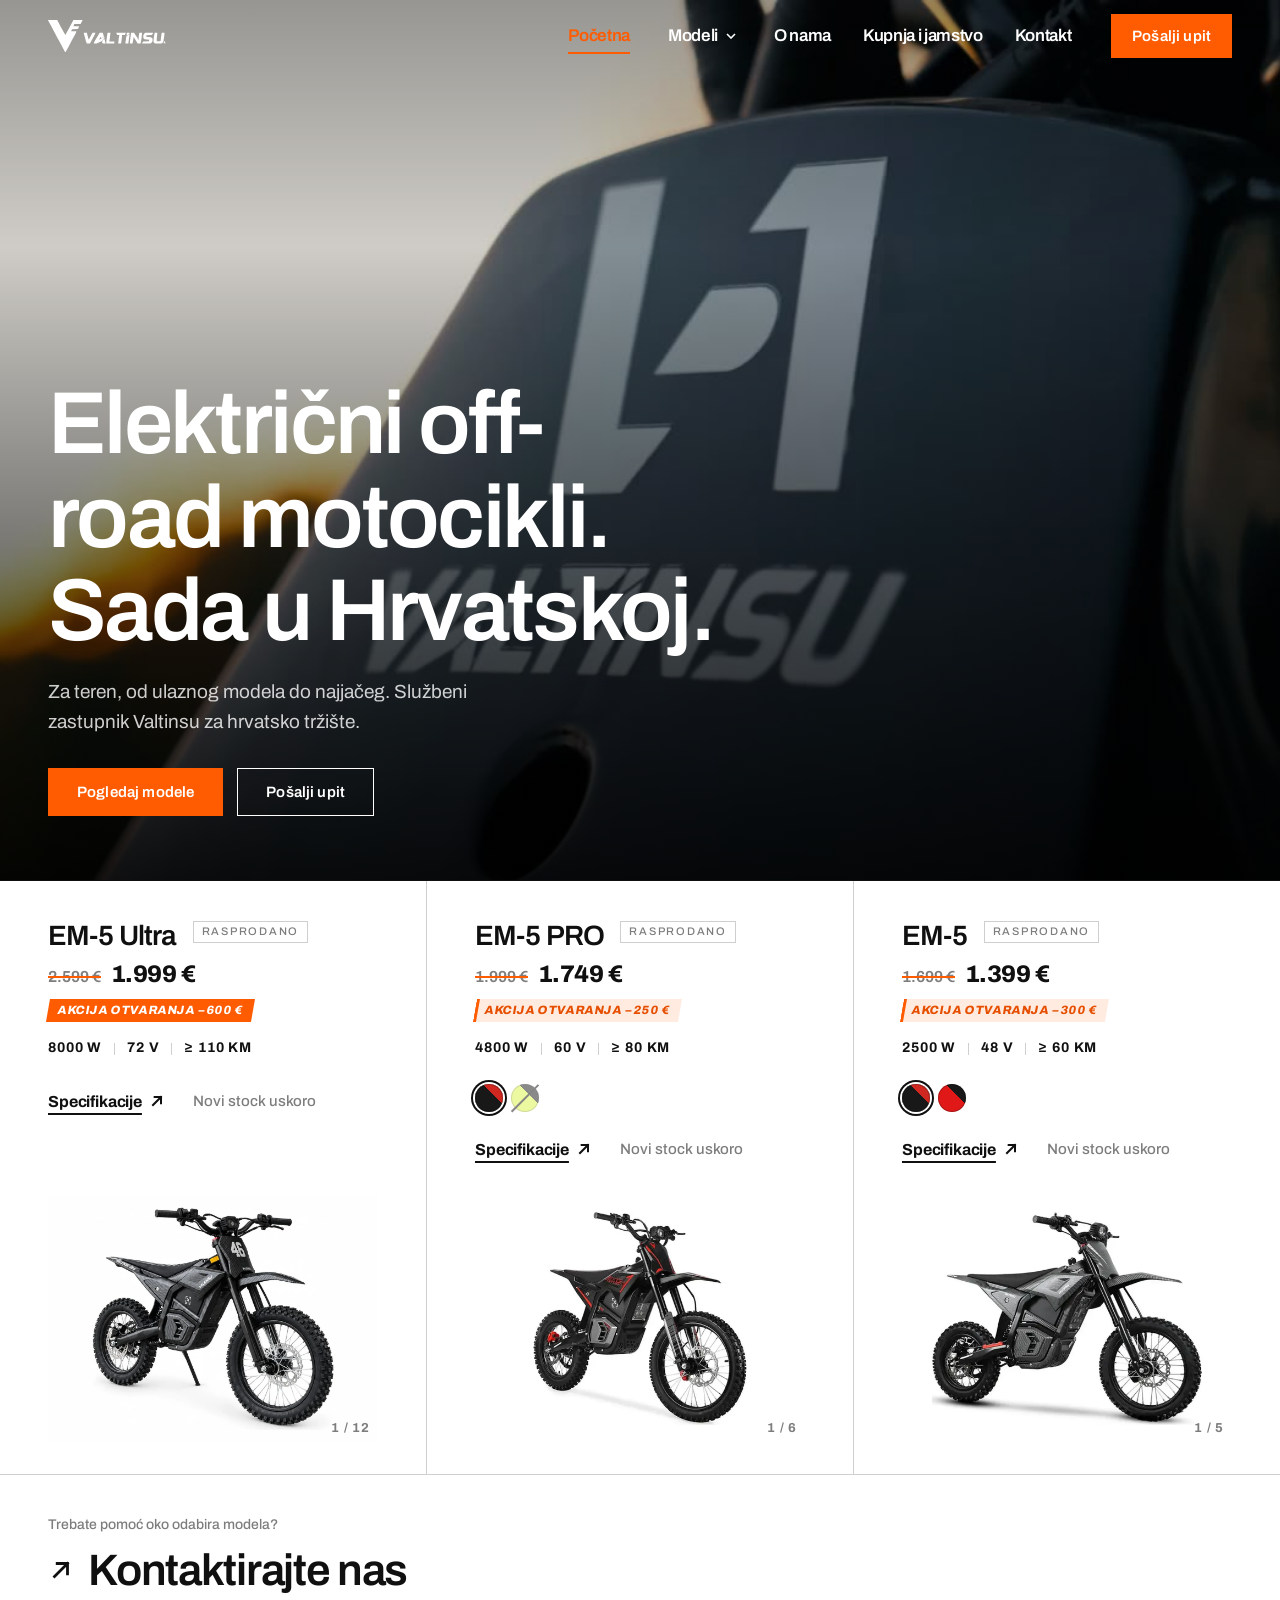
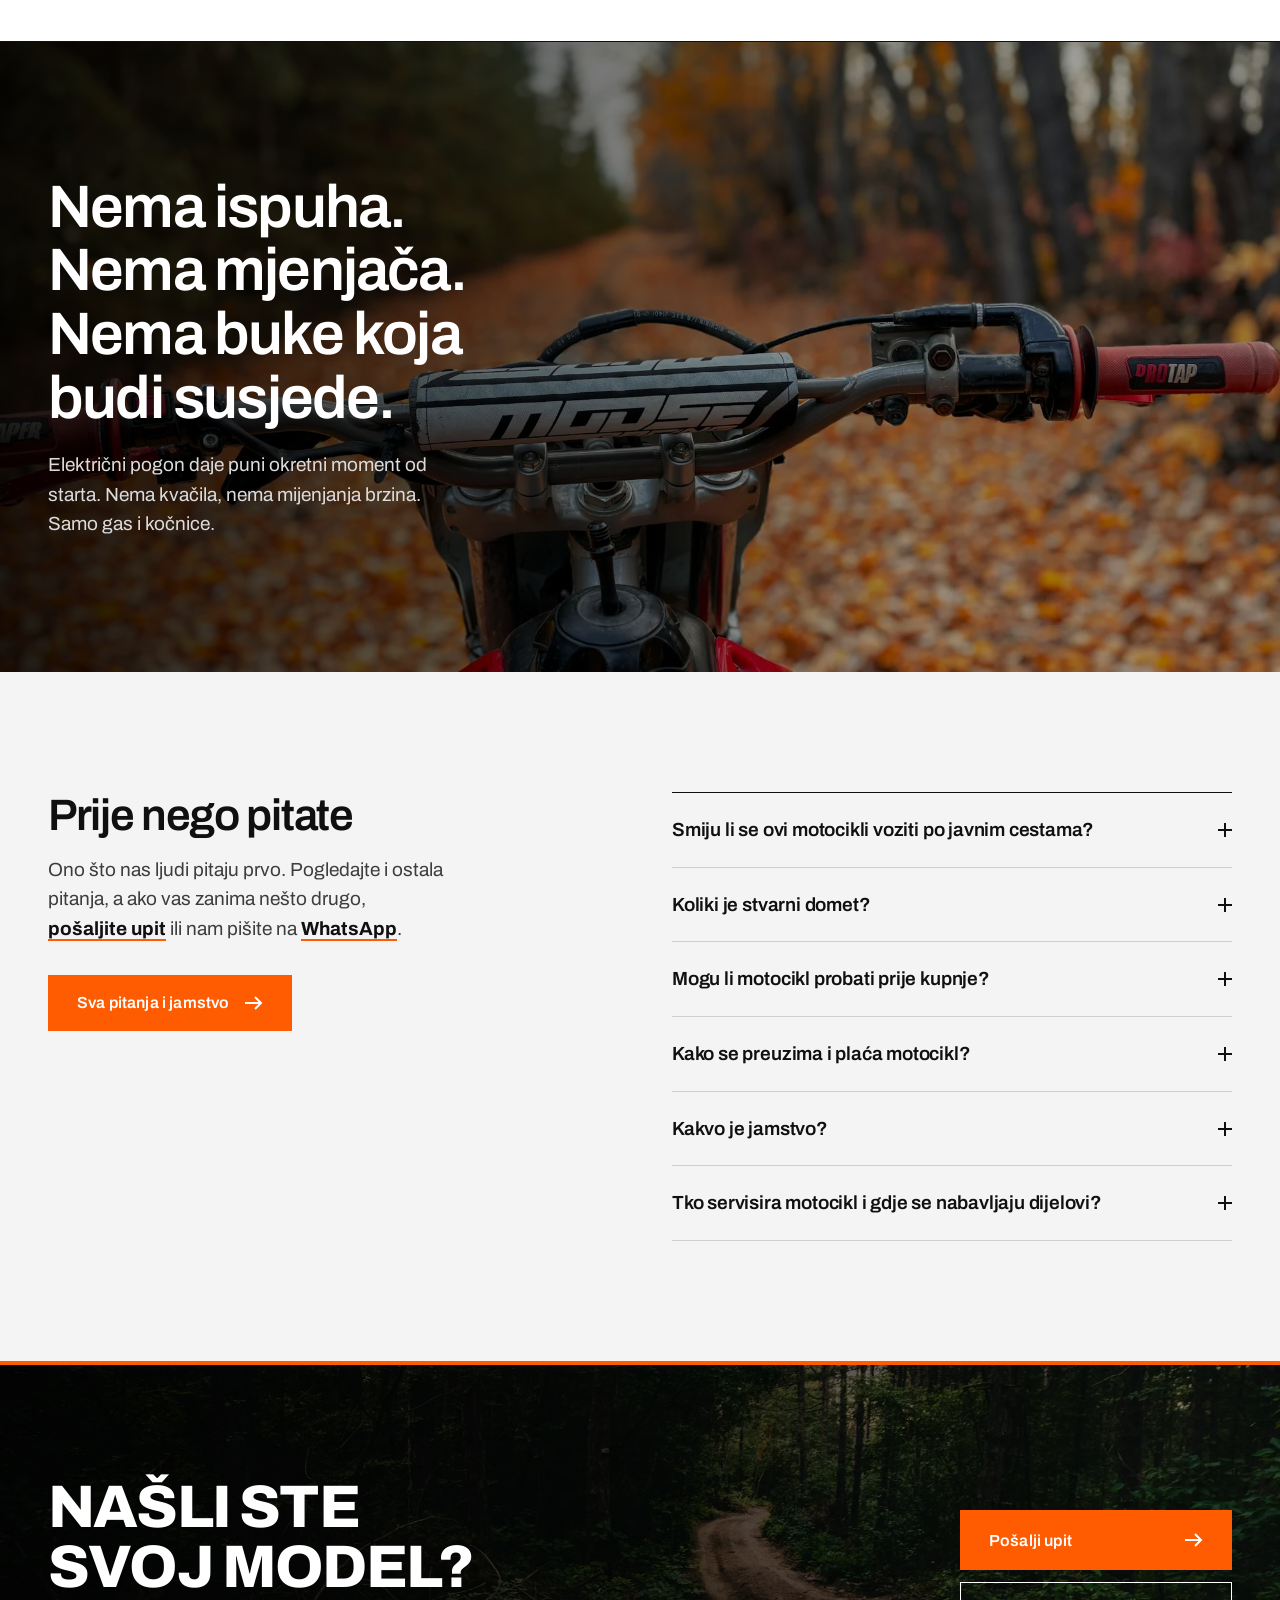
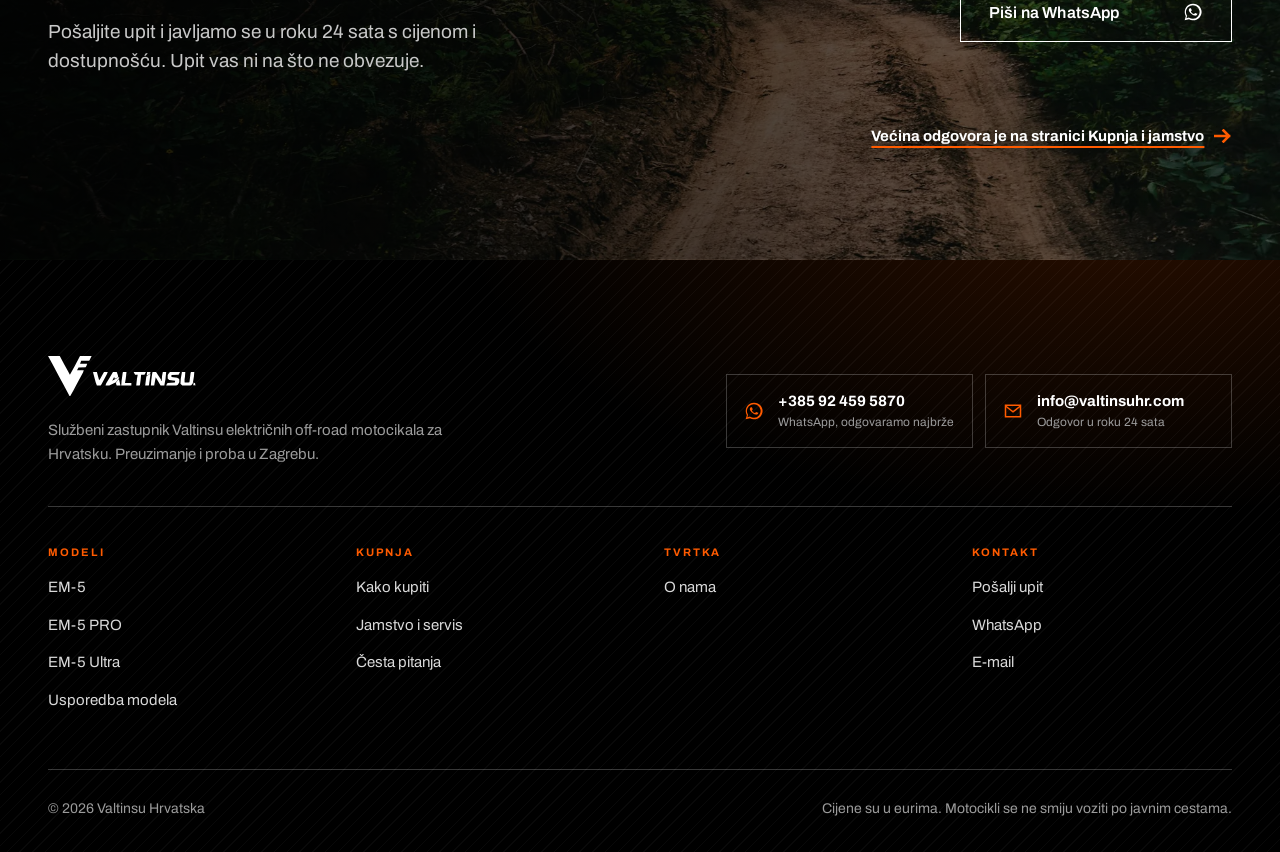
<file: index.html>
<!DOCTYPE html>
<html lang="hr">
<head>
<meta charset="utf-8">
<meta name="google-site-verification" content="s_kMkwADfAmRQeVgVpl_36a2GU6lyo44iCcMig7NT58" />
<meta name="viewport" content="width=device-width, initial-scale=1">

<title>Valtinsu Hrvatska | električni off-road motocikli</title>
<meta name="description" content="Službeni zastupnik Valtinsu električnih off-road motocikala u Hrvatskoj. Modeli EM-5, EM-5 PRO i EM-5 Ultra. Pošaljite upit, javljamo se u 24 sata.">

<link rel="canonical" href="https://www.valtinsuhr.com/">

<meta property="og:type" content="website">
<meta property="og:locale" content="hr_HR">
<meta property="og:site_name" content="Valtinsu Hrvatska">
<meta property="og:title" content="Valtinsu Hrvatska | električni off-road motocikli">
<meta property="og:description" content="Modeli EM-5, EM-5 PRO i EM-5 Ultra. Pošaljite upit, javljamo se u 24 sata.">
<meta property="og:url" content="https://www.valtinsuhr.com/">
<meta property="og:image" content="https://www.valtinsuhr.com/assets/og-cover.jpg">
<meta name="twitter:card" content="summary_large_image">

<link rel="icon" href="favicon.svg" type="image/svg+xml">
<link rel="icon" href="favicon-32.png" sizes="32x32" type="image/png">
<link rel="apple-touch-icon" href="apple-touch-icon.png">
<meta name="theme-color" content="#000000">

<link rel="preconnect" href="https://fonts.googleapis.com">
<link rel="preconnect" href="https://fonts.gstatic.com" crossorigin>
<link href="https://fonts.googleapis.com/css2?family=Archivo:wght@400;500;600;700;800&display=swap" rel="stylesheet">

<link rel="stylesheet" href="css/style.css">
</head>
<body>

<a class="visually-hidden" href="#main">Preskoči na sadržaj</a>

<!-- ===================== ZAGLAVLJE ===================== -->
<header class="site-header" id="siteHeader">
  <div class="shell site-header__inner">
    <a class="brand" href="index.html">
      <span class="brand__logo" aria-hidden="true"></span>
      <span class="brand__text">Valtinsu, početna</span>
    </a>

    <button class="nav-toggle" id="navToggle" aria-expanded="false" aria-controls="nav"
            aria-label="Otvori izbornik"><span></span></button>

    <nav class="nav" id="nav" aria-label="Glavna navigacija">
      <a class="nav__link" href="index.html" aria-current="page">Početna</a>

      <div class="nav__item">
        <button class="nav__link nav__sub-toggle" type="button"
                aria-expanded="false" aria-controls="modeliSub">
          Modeli
          <svg class="nav__chev" width="10" height="6" viewBox="0 0 10 6" fill="none" aria-hidden="true"><path d="M1 1l4 4 4-4" stroke="currentColor" stroke-width="1.6"/></svg>
        </button>

        <div class="subnav" id="modeliSub">
          <div class="subnav__inner">
            <div class="subnav__panel">

              <ul class="subnav__list">
                <li>
                  <a class="subnav__link" href="modeli/em-5.html" data-preview="em-5">
                    <span class="subnav__name">EM-5</span>
                    <span class="subnav__pod">2500 W · od 1.399 €</span>
                  </a>
                </li>
                <li>
                  <a class="subnav__link" href="modeli/em-5-pro.html" data-preview="em-5-pro">
                    <span class="subnav__name">EM-5 PRO</span>
                    <span class="subnav__pod">4800 W · od 1.749 €</span>
                  </a>
                </li>
                <li>
                  <a class="subnav__link" href="modeli/em-5-ultra.html" data-preview="em-5-ultra">
                    <span class="subnav__name">EM-5 Ultra</span>
                    <span class="subnav__pod">8000 W · od 1.999 €</span>
                  </a>
                </li>
                <li>
                  <a class="subnav__link" href="modeli.html" data-preview="svi">
                    <span class="subnav__name">Svi modeli</span>
                    <span class="subnav__pod">Usporedba cijele serije</span>
                  </a>
                </li>
              </ul>

              <div class="subnav__preview" aria-hidden="true">
                <div class="subnav__shot is-active" data-shot="em-5">
                  <img src="assets/motori/em-5/EM-5-ELECTRIC-DIRT-BIKE-black-color-Right-side-view-from-front-to-back.webp" alt="" loading="lazy" width="1200" height="900">
                </div>
                <div class="subnav__shot" data-shot="em-5-pro">
                  <img src="assets/motori/em-5-pro/EM-5-PRO-ELECTRIC-DIRT-BIKE-Right-side-view-from-front-to-back.webp" alt="" loading="lazy" width="1200" height="900">
                </div>
                <div class="subnav__shot" data-shot="em-5-ultra">
                  <img src="assets/motori/em-5-ultra/EM-5-ULTRA-02.webp?v=3" alt="" loading="lazy" width="1200" height="900">
                </div>
                <!-- Svi modeli: tri motocikla u kosim isjeccima.
                     Sva tri kadra gledaju u istu stranu i pokazuju
                     prednji dio, jer je isjecak uzak i visok. -->
                <div class="subnav__shot" data-shot="svi">
                  <div class="kosi">
                    <div class="kosi__dio kosi__dio--1">
                      <img src="assets/motori/em-5/EM-5-ELECTRIC-DIRT-BIKE-black-color-Right-side-view-from-front-to-back.webp" alt="" loading="lazy" width="1200" height="900">
                    </div>
                    <div class="kosi__dio kosi__dio--2">
                      <img src="assets/motori/em-5-pro/EM-5-PRO-ELECTRIC-DIRT-BIKE-Right-side-view-from-front-to-back.webp" alt="" loading="lazy" width="1200" height="900">
                    </div>
                    <div class="kosi__dio kosi__dio--3">
                      <img src="assets/motori/em-5-pro/EM-5-PRO-ELECTRIC-DIRT-BIKE-green-color-Right-side-view-from-front-to-back.webp" alt="" loading="lazy" width="1200" height="900">
                    </div>
                  </div>
                </div>
              </div>

            </div>
          </div>
        </div>
      </div>

      <a class="nav__link" href="o-nama.html">O nama</a>
      <a class="nav__link" href="kupnja.html">Kupnja i jamstvo</a>
      <a class="nav__link" href="kontakt.html">Kontakt</a>
    </nav>

    <a class="btn btn--primary header__cta" href="kontakt.html">Pošalji upit</a>
  </div>
</header>

<main id="main">

  <!-- ===================== HERO ===================== -->
  <section class="hero">
    <div class="hero__media">
      <!-- Poster je prvi kadar petlje, pa nema skoka kad video krene.
           preload="auto" jer je datoteka mala i pocinje odmah. -->
      <video id="heroVideo" autoplay muted loop playsinline preload="auto"
             poster="assets/video/hero-poster.jpg" aria-hidden="true">
        <source src="assets/video/hero.mp4" type="video/mp4">
      </video>
    </div>

    <div class="shell hero__inner">
      <h1>Električni off-road motocikli. Sada u Hrvatskoj.</h1>
      <p class="hero__lead">
        Za teren, od ulaznog modela do najjačeg. Službeni zastupnik
        Valtinsu za hrvatsko tržište.
      </p>

      <div class="hero__actions">
        <a class="btn btn--primary" href="modeli.html">Pogledaj modele</a>
        <a class="btn btn--outline" href="kontakt.html">Pošalji upit</a>
      </div>
    </div>
  </section>

  <!-- ===================== MODELI ===================== -->
  <!-- Bez uvodnog teksta: mreza ide odmah ispod heroa, preko cijele sirine.
       Naslov postoji samo za citace ekrana i trazilice. -->
  <section class="section section--flush" aria-labelledby="modeli-naslov">
    <h2 id="modeli-naslov" class="visually-hidden">Modeli u ponudi</h2>


      <!-- Fotografije i boje za listanje na karticama. Isti podaci
           kao na stranicama modela; kartica ih samo prikazuje. -->
      <script type="application/json" id="karticeSlike">
{
  "EM-5": [
    {
      "id": "crna",
      "naziv": "Crna s crvenim detaljima",
      "c": "#181818",
      "akcent": "#d02820",
      "slike": [
        "assets/motori/em-5/EM-5-ELECTRIC-DIRT-BIKE-black-color-Right-side-view-from-front-to-back.webp",
        "assets/motori/em-5/EM-5-ELECTRIC-DIRT-BIKE-black-color-Image-ahead.webp",
        "assets/motori/em-5/EM-5-ELECTRIC-DIRT-BIKE-black-color-rider-view.webp",
        "assets/motori/em-5/EM-5-Electric-dirt-bike-black-color-right-side-view.webp",
        "assets/motori/em-5/EM-5-Electric-dirt-bike-black-color-side-view.webp"
      ]
    },
    {
      "id": "crvena",
      "naziv": "Crvena s crnim detaljima",
      "c": "#e01818",
      "akcent": "#181818",
      "slike": [
        "assets/motori/em-5/EM-5-ELECTRIC-DIRT-BIKE-RED-color-Right-side-view-from-front-to-back.webp",
        "assets/motori/em-5/EM-5-ELECTRIC-DIRT-BIKE-RED-color-Image-ahead-with-light.webp",
        "assets/motori/em-5/EM-5-ELECTRIC-DIRT-BIKE-RED-color-Image-ahead.webp",
        "assets/motori/em-5/EM-5-Electric-dirt-bike-red-color-side-view.webp",
        "assets/motori/em-5/EM-5-ELECTRIC-DIRT-BIKE-red-color-Side-and-rear-view.webp"
      ]
    }
  ],
  "EM-5 PRO": [
    {
      "id": "crna",
      "naziv": "Crna s crvenim detaljima",
      "c": "#181818",
      "akcent": "#d02820",
      "slike": [
        "assets/motori/em-5-pro/EM-5-PRO-ELECTRIC-DIRT-BIKE-Right-side-view-from-front-to-back.webp",
        "assets/motori/em-5-pro/EM-5-PRO-ELECTRIC-DIRT-BIKE-Image-ahead-with-light.webp",
        "assets/motori/em-5-pro/EM-5-PRO-ELECTRIC-DIRT-BIKE-rider-view.webp",
        "assets/motori/em-5-pro/EM-5-PRO-ELECTRIC-DIRT-BIKE-Image-ahead.webp",
        "assets/motori/em-5-pro/EM-5-PRO-ELECTRIC-DIRT-BIKE-side-view.webp",
        "assets/motori/em-5-pro/EM-5-PRO-ELECTRIC-DIRT-BIKE-Side-and-rear-view.webp"
      ]
    },
    {
      "id": "zelena",
      "naziv": "Zelena s crnim detaljima",
      "c": "#dcf444",
      "akcent": "#181818",
      "slike": [
        "assets/motori/em-5-pro/EM-5-PRO-ELECTRIC-DIRT-BIKE-green-color-Right-side-view-from-front-to-back.webp",
        "assets/motori/em-5-pro/EM-5-PRO-ELECTRIC-DIRT-BIKE-green-color-Image-ahead-with-light.webp",
        "assets/motori/em-5-pro/EM-5-PRO-ELECTRIC-DIRT-BIKE-green-color-Image-ahead.webp",
        "assets/motori/em-5-pro/EM-5-PRO-ELECTRIC-DIRT-BIKE-green-color-side-view.webp",
        "assets/motori/em-5-pro/EM-5-PRO-ELECTRIC-DIRT-BIKE-green-color-Side-and-rear-view.webp"
      ]
    }
  ],
  "EM-5 Ultra": [
    {
      "id": "crna",
      "naziv": "Crna, karbonski uzorak",
      "c": "#181818",
      "akcent": "#4c4c4c",
      "slike": [
        "assets/motori/em-5-ultra/EM-5-ULTRA-02.webp?v=3",
        "assets/motori/em-5-ultra/EM-5-ULTRA-03.webp?v=3",
        "assets/motori/em-5-ultra/EM-5-ULTRA-04.webp?v=3",
        "assets/motori/em-5-ultra/EM-5-ULTRA-05.webp?v=3",
        "assets/motori/em-5-ultra/EM-5-ULTRA-06.webp?v=3",
        "assets/motori/em-5-ultra/EM-5-ULTRA-07.webp?v=3",
        "assets/motori/em-5-ultra/EM-5-ULTRA-08.webp?v=3",
        "assets/motori/em-5-ultra/EM-5-ULTRA-09.webp?v=3",
        "assets/motori/em-5-ultra/EM-5-ULTRA-10.webp?v=3",
        "assets/motori/em-5-ultra/EM-5-ULTRA-11.webp?v=3",
        "assets/motori/em-5-ultra/EM-5-ULTRA-01.webp?v=3",
        "assets/motori/em-5-ultra/EM-5-ULTRA-prednji-dio.webp?v=3"
      ]
    }
  ]
}
</script>

  

    <ul class="model-grid reveal">

        <!-- ---------- EM-5 ---------- -->
        <li class="model-cell" data-model="EM-5 Ultra">
          <h3 class="model-cell__name"><a href="modeli/em-5-ultra.html">EM-5 Ultra</a></h3>
          <p class="kart-cijena"><del><span class="visually-hidden">Stara cijena: </span>2.599 €</del> <b><span class="visually-hidden">Nova cijena: </span>1.999 €</b> <span class="kart-akcija kart-akcija--jako">Akcija otvaranja <span class="visually-hidden">, ušteda </span>−600 €</span></p>
          <ul class="model-cell__specs">
            <li>8000 W</li>
            <li>72 V</li>
            <li>≥ 110 km</li>
          </ul>
          <div class="model-cell__links">
            <a class="link-arrow link-kart" href="modeli/em-5-ultra.html"><span>Specifikacije</span><svg class="link-kart__strelica" width="16" height="16" viewBox="0 0 24 24" fill="none" aria-hidden="true"><path d="M6 18L18 6M8.5 6H18v9.5" stroke="currentColor" stroke-width="3" stroke-linecap="square"/></svg></a>
            <a class="link-arrow link-kart link-kart--upit" href="kontakt.html?model=em-5-ultra"><span>Pošalji upit</span><svg class="link-kart__strelica" width="16" height="16" viewBox="0 0 24 24" fill="none" aria-hidden="true"><path d="M6 18L18 6M8.5 6H18v9.5" stroke="currentColor" stroke-width="3" stroke-linecap="square"/></svg></a>
          </div>
          <div class="model-cell__media shot">
            <img src="assets/motori/em-5-ultra/EM-5-ULTRA-02.webp?v=3" alt="Valtinsu EM-5 Ultra u crnoj boji, bok i prednji dio" loading="lazy" width="1200" height="900">
          </div>
        </li>

        <li class="model-cell" data-model="EM-5 PRO">
          <h3 class="model-cell__name"><a href="modeli/em-5-pro.html">EM-5 PRO</a></h3>
          <p class="kart-cijena"><del><span class="visually-hidden">Stara cijena: </span>1.999 €</del> <b><span class="visually-hidden">Nova cijena: </span>1.749 €</b> <span class="kart-akcija">Akcija otvaranja <span class="visually-hidden">, ušteda </span>−250 €</span></p>
          <ul class="model-cell__specs">
            <li>4800 W</li>
            <li>60 V</li>
            <li>≥ 80 km</li>
          </ul>
          <div class="model-cell__links">
            <a class="link-arrow link-kart" href="modeli/em-5-pro.html"><span>Specifikacije</span><svg class="link-kart__strelica" width="16" height="16" viewBox="0 0 24 24" fill="none" aria-hidden="true"><path d="M6 18L18 6M8.5 6H18v9.5" stroke="currentColor" stroke-width="3" stroke-linecap="square"/></svg></a>
            <a class="link-arrow link-kart link-kart--upit" href="kontakt.html?model=em-5-pro"><span>Pošalji upit</span><svg class="link-kart__strelica" width="16" height="16" viewBox="0 0 24 24" fill="none" aria-hidden="true"><path d="M6 18L18 6M8.5 6H18v9.5" stroke="currentColor" stroke-width="3" stroke-linecap="square"/></svg></a>
          </div>
          <div class="model-cell__media shot">
            <img src="assets/motori/em-5-pro/EM-5-PRO-ELECTRIC-DIRT-BIKE-Right-side-view-from-front-to-back.webp" alt="Valtinsu EM-5 PRO u crnoj boji, desna strana od naprijed prema natrag" loading="lazy" width="1200" height="900">
          </div>
        </li>

        <li class="model-cell" data-model="EM-5">
          <h3 class="model-cell__name"><a href="modeli/em-5.html">EM-5</a></h3>
          <p class="kart-cijena"><del><span class="visually-hidden">Stara cijena: </span>1.699 €</del> <b><span class="visually-hidden">Nova cijena: </span>1.399 €</b> <span class="kart-akcija">Akcija otvaranja <span class="visually-hidden">, ušteda </span>−300 €</span></p>
          <ul class="model-cell__specs">
            <li>2500 W</li>
            <li>48 V</li>
            <li>≥ 60 km</li>
          </ul>
          <div class="model-cell__links">
            <a class="link-arrow link-kart" href="modeli/em-5.html"><span>Specifikacije</span><svg class="link-kart__strelica" width="16" height="16" viewBox="0 0 24 24" fill="none" aria-hidden="true"><path d="M6 18L18 6M8.5 6H18v9.5" stroke="currentColor" stroke-width="3" stroke-linecap="square"/></svg></a>
            <a class="link-arrow link-kart link-kart--upit" href="kontakt.html?model=em-5"><span>Pošalji upit</span><svg class="link-kart__strelica" width="16" height="16" viewBox="0 0 24 24" fill="none" aria-hidden="true"><path d="M6 18L18 6M8.5 6H18v9.5" stroke="currentColor" stroke-width="3" stroke-linecap="square"/></svg></a>
          </div>
          <div class="model-cell__media shot">
            <img src="assets/motori/em-5/EM-5-ELECTRIC-DIRT-BIKE-black-color-Right-side-view-from-front-to-back.webp" alt="Valtinsu EM-5 u crnoj boji, desna strana od naprijed prema natrag" loading="lazy" width="1200" height="900">
          </div>
        </li>

        <!-- ---------- Cetvrta celija: popunjava mrezu na 2 stupca ---------- -->
        <li class="model-cell model-cell--cta">
          <h3>Trebate pomoć oko odabira modela?</h3>
          <a class="big-link" href="kontakt.html">
            <svg class="big-link__strelica" width="26" height="26" viewBox="0 0 24 24" fill="none" aria-hidden="true">
              <path d="M6 18L18 6M8.5 6H18v9.5" stroke="currentColor" stroke-width="2.6" stroke-linecap="square"/>
            </svg>
            Kontaktirajte nas
          </a>
        </li>

      </ul>
  </section>

  <!-- ===================== IZJAVA ===================== -->
  <section class="statement">
    <!-- Pogled s motocikla na sumsku stazu.
         Izvor: Unsplash, Kohl Clarkson, besplatna licenca.
         Kad klijent posalje svoju fotografiju s terena, mijenja se samo
         ova jedna datoteka. -->
    <div class="statement__media">
      <picture>
        <source srcset="assets/stranice/staza-volan.webp" type="image/webp">
        <img src="assets/stranice/staza-volan.jpg"
             alt="Pogled preko upravljača motocikla na šumsku stazu prekrivenu lišćem"
             loading="lazy" width="2000" height="1500">
      </picture>
    </div>
    <div class="shell statement__inner reveal">
      <h2>Nema ispuha. Nema mjenjača. Nema buke koja budi susjede.</h2>
      <p class="lead">
        Električni pogon daje puni okretni moment od starta. Nema
        kvačila, nema mijenjanja brzina. Samo gas i kočnice.
      </p>
    </div>
  </section>

  <!-- ===================== ČESTA PITANJA ===================== -->
  <!-- Odgovori su nacrti. Cim stignu podaci od klijenta, ispod ove
       sekcije treba ukljuciti i FAQPage schemu (vidi komentar na dnu). -->
  <section class="section section--grey" aria-labelledby="pitanja-naslov">
    <div class="shell split">

      <!-- Isti uvod kao "Sto trebate znati" na O nama: oznaka, veliki
           naslov, jedna recenica i jasan put dalje na sva pitanja. -->
      <div class="reveal faq-uvod">
        <h2 id="pitanja-naslov">Prije nego pitate</h2>
        <p class="lead">
          Ono što nas ljudi pitaju prvo. Pogledajte i ostala pitanja, a ako
          vas zanima nešto drugo, <a href="kontakt.html">pošaljite upit</a> ili nam pišite na
          <a href="https://wa.me/385924595870" rel="noopener">WhatsApp</a>.
        </p>
        <div class="faq-uvod__tipke">
          <a class="btn btn--primary" href="kupnja.html">
            Sva pitanja i jamstvo
            <svg class="btn__strelica" width="18" height="14" viewBox="0 0 18 14" fill="none" aria-hidden="true"><path d="M0 7h16M10 1l6 6-6 6" stroke="currentColor" stroke-width="2"/></svg>
          </a>
        </div>
      </div>

      <div class="faq reveal">
        <details class="faq__item">
          <summary class="faq__q">
            Smiju li se ovi motocikli voziti po javnim cestama?
            <span class="faq__sign" aria-hidden="true"></span>
          </summary>
          <div class="faq__a"><div class="faq__a-inner">
            <p>
              Ne. Nisu odobreni za vožnju po cesti, pa ih ne možete
              registrirati. Voze se na privatnom zemljištu, zatvorenim
              stazama i terenu uz dopuštenje vlasnika.
            </p>
          </div></div>
        </details>
        <details class="faq__item">
          <summary class="faq__q">
            Koliki je stvarni domet?
            <span class="faq__sign" aria-hidden="true"></span>
          </summary>
          <div class="faq__a"><div class="faq__a-inner">
            <p>
              Proizvođač navodi najmanje 60 km za EM-5, 80 km za EM-5 PRO
              i 110 km za EM-5 Ultra.
            </p>
            <p>
              Te brojke su izmjerene s vozačem od 70 kg, na 25 °C pri
              stalnoj brzini. Na terenu, uzbrdo, po hladnoći ili s težim
              vozačem bit će osjetno manje.
            </p>
            <p>
              Niste sigurni hoće li domet biti dovoljan za vaš teren?
              Pišite nam na <a href="https://wa.me/385924595870" rel="noopener">WhatsApp</a> ili <a href="kontakt.html">pošaljite upit</a>
              i reći ćemo vam što realno možete očekivati.
            </p>
          </div></div>
        </details>
        <details class="faq__item">
          <summary class="faq__q">
            Mogu li motocikl probati prije kupnje?
            <span class="faq__sign" aria-hidden="true"></span>
          </summary>
          <div class="faq__a"><div class="faq__a-inner">
            <p>
              Možete, kod nas u Zagrebu. Označite probnu vožnju u
              obrascu za upit ili nam javite na WhatsApp, pa dogovorimo
              termin.
            </p>
            <p>
              Proba je moguća za modele koji su trenutno na zalihi.
            </p>
          </div></div>
        </details>
        <details class="faq__item">
          <summary class="faq__q">
            Kako se preuzima i plaća motocikl?
            <span class="faq__sign" aria-hidden="true"></span>
          </summary>
          <div class="faq__a"><div class="faq__a-inner">
            <p>
              Zasad samo osobno, u Zagrebu. Plaća se gotovinom pri
              preuzimanju, karticom nije moguće. Dostavu po cijeloj
              Hrvatskoj uvodimo uskoro.
            </p>
            <p>
              Motocikl dolazi u kutiji. Možete ga preuzeti takvog ili
              ga sastavimo mi uz doplatu, pa ga preuzimate sastavljenog.
              Cijenu sastavljanja javljamo u odgovoru na upit ili
              na <a href="https://wa.me/385924595870" rel="noopener">WhatsAppu</a>.
            </p>
          </div></div>
        </details>
        <details class="faq__item">
          <summary class="faq__q">
            Kakvo je jamstvo?
            <span class="faq__sign" aria-hidden="true"></span>
          </summary>
          <div class="faq__a"><div class="faq__a-inner">
            <p>
              Svaki model ima 12 mjeseci jamstva na okvir, bateriju,
              motor i regulator (elektroniku koja upravlja motorom).
            </p>
            <p>
              Jamstvo ne pokriva dijelove koji se troše vožnjom: gume,
              pločice kočnica, lanac, žarulje i slično.
            </p>
            <p>
              Ne pokriva ni kvarove nastale nepravilnim korištenjem. Na
              primjer, ako je baterija oštećena udarcem ili tekućinom, ako
              se punila na hladnoći, ako je motocikl nosio više od
              dopuštenog, bio potopljen ili ako je modificiran.
            </p>
          </div></div>
        </details>
        <details class="faq__item">
          <summary class="faq__q">
            Tko servisira motocikl i gdje se nabavljaju dijelovi?
            <span class="faq__sign" aria-hidden="true"></span>
          </summary>
          <div class="faq__a"><div class="faq__a-inner">
            <p>
              Motocikl donesete nama u Zagreb. Pogledamo kvar
              i kažemo što treba napraviti prije nego što išta diramo.
              Tu se rješava i jamstvo.
            </p>
            <p>
              Ako je kvar pokriven jamstvom, zamjena i popravak su
              besplatni. Ako nije, na primjer pukla guma, plaćate dio i
              rad, a cijenu kažemo unaprijed.
            </p>
            <p>
              Sve rezervne dijelove držimo kod nas u Zagrebu. Nema čekanja
              ni naručivanja preko stranih webshopova – sve je odmah
              dostupno. Ako niste iz Zagreba, dio vam možemo poslati poštom.
              Više detalja na stranici
              <a href="kupnja.html#jamstvo-naslov">Kupnja i jamstvo</a>.
            </p>
          </div></div>
        </details>

      </div>

      <!--
        PODSJETNIK, ne brisati:
        Odgovori gore su nacrti. Jamstvo je preuzeto iz priručnika
        proizvodjaca. Servis i probna voznja napisani su po onome sto je
        klijent opisao u poruci 18. 08. 2026., ali jos nije potvrdjeno:
        - gdje se tocno vozi proba (Zagreb?) i treba li adresa
        Servis, dijelovi i popravak izvan jamstva potvrdjeni 12. 9. 2026.
        Jos cekaju i: homologacija po modelu, sluzbeni domet i rokovi
        isporuke. Na ova pitanja kupac se poziva kad nesto pode po zlu.
      -->

    </div>
  </section>

  <!--
    Kad odgovori postanu stvarni, ovdje ide FAQPage schema za rich rezultat
    u Googleu. Namjerno je iskljucena: Google kaznjava schemu koja ne
    odgovara vidljivom sadrzaju, a nacrti se ne racunaju kao odgovori.

    <script type="application/ld+json">
    {
      "@context": "https://schema.org",
      "@type": "FAQPage",
      "mainEntity": [
        { "@type": "Question",
          "name": "Smiju li se ovi motocikli voziti po javnim cestama?",
          "acceptedAnswer": { "@type": "Answer", "text": "…" } }
      ]
    }
    </script>
  -->


  <!-- ===================== CTA ===================== -->
  <!-- Zavrsni poziv: isti blok kao na O nama i Kupnji (sumska staza). -->
  <section class="on-cta" aria-labelledby="cta-naslov">
    <div class="shell on-cta__inner reveal">
      <div>
        <h2 id="cta-naslov">Našli ste svoj model?</h2>
        <p class="on-cta__tekst">Pošaljite upit i javljamo se u roku 24 sata s cijenom i dostupnošću. Upit vas ni na što ne obvezuje.</p>
      </div>
      <div class="on-cta__tipke">
        <a class="btn btn--primary" href="kontakt.html">
          Pošalji upit
          <svg class="btn__strelica" width="18" height="14" viewBox="0 0 18 14" fill="none" aria-hidden="true"><path d="M0 7h16M10 1l6 6-6 6" stroke="currentColor" stroke-width="2"/></svg>
        </a>
        <a class="btn btn--outline" href="https://wa.me/385924595870" rel="noopener">
          Piši na WhatsApp
          <svg class="btn__ikona" width="20" height="20" viewBox="0 0 24 24" fill="currentColor" aria-hidden="true"><path d="M12 2a10 10 0 0 0-8.6 15L2 22l5.2-1.4A10 10 0 1 0 12 2Zm0 18.2c-1.6 0-3.2-.4-4.5-1.3l-.3-.2-3.1.8.8-3-.2-.3A8.2 8.2 0 1 1 12 20.2Zm4.5-6.1c-.2-.1-1.5-.7-1.7-.8-.2-.1-.4-.1-.6.1l-.8 1c-.1.2-.3.2-.5.1a6.7 6.7 0 0 1-3.3-2.9c-.1-.2 0-.4.1-.5l.4-.5c.1-.2.2-.3.3-.5v-.5l-.8-1.8c-.2-.5-.4-.4-.6-.4h-.5c-.2 0-.5.1-.7.3-.9.9-1.1 2.1-.5 3.4a11 11 0 0 0 4.6 4.6c1.9.8 2.6.7 3.4.6.5-.1 1.5-.6 1.7-1.2.2-.6.2-1.1.1-1.2Z"/></svg>
        </a>
      </div>
      <a class="on-cta__prije" href="kupnja.html">Većina odgovora je na stranici Kupnja i jamstvo <span class="on-cta__strelica"><svg width="18" height="14" viewBox="0 0 18 14" fill="none" aria-hidden="true"><path d="M0 7h15M9.5 1.5 15 7l-5.5 5.5" stroke="currentColor" stroke-width="2.6" stroke-linecap="square"/></svg></span></a>
    </div>
  </section>

</main>

<!-- ===================== PODNOŽJE ===================== -->
<footer class="site-footer">
  <div class="shell">

    <!-- Gornji red: tko smo i kako nas najbrze dobiti. -->
    <div class="footer__vrh">
      <div class="footer__brand">
        <span class="brand brand--footer">
          <span class="brand__logo" aria-hidden="true"></span>
          <span class="brand__text">Valtinsu</span>
        </span>
        <p>Službeni zastupnik Valtinsu električnih off-road motocikala za Hrvatsku. Preuzimanje i proba u Zagrebu.</p>
      </div>

      <div class="footer__kontakt">
        <a class="footer__veza" href="https://wa.me/385924595870" rel="noopener">
          <svg width="20" height="20" viewBox="0 0 24 24" fill="currentColor" aria-hidden="true"><path d="M12 2a10 10 0 0 0-8.6 15L2 22l5.2-1.4A10 10 0 1 0 12 2Zm0 18.2c-1.6 0-3.2-.4-4.5-1.3l-.3-.2-3.1.8.8-3-.2-.3A8.2 8.2 0 1 1 12 20.2Zm4.5-6.1c-.2-.1-1.5-.7-1.7-.8-.2-.1-.4-.1-.6.1l-.8 1c-.1.2-.3.2-.5.1a6.7 6.7 0 0 1-3.3-2.9c-.1-.2 0-.4.1-.5l.4-.5c.1-.2.2-.3.3-.5v-.5l-.8-1.8c-.2-.5-.4-.4-.6-.4h-.5c-.2 0-.5.1-.7.3-.9.9-1.1 2.1-.5 3.4a11 11 0 0 0 4.6 4.6c1.9.8 2.6.7 3.4.6.5-.1 1.5-.6 1.7-1.2.2-.6.2-1.1.1-1.2Z"/></svg>
          <span><b>+385 92 459 5870</b><i>WhatsApp, odgovaramo najbrže</i></span>
        </a>
        <a class="footer__veza" href="mailto:info@valtinsuhr.com">
          <svg width="20" height="20" viewBox="0 0 24 24" fill="none" aria-hidden="true"><path d="M3 5h18v14H3z" stroke="currentColor" stroke-width="1.8"/><path d="M3 6l9 7 9-7" stroke="currentColor" stroke-width="1.8"/></svg>
          <span><b>info@valtinsuhr.com</b><i>Odgovor u roku 24 sata</i></span>
        </a>
      </div>
    </div>

    <div class="footer__grid">
      <div class="footer__col">
        <h3>Modeli</h3>
        <ul>
          <li><a href="modeli/em-5.html">EM-5</a></li>
          <li><a href="modeli/em-5-pro.html">EM-5 PRO</a></li>
          <li><a href="modeli/em-5-ultra.html">EM-5 Ultra</a></li>
          <li><a href="modeli.html">Usporedba modela</a></li>
        </ul>
      </div>

      <div class="footer__col">
        <h3>Kupnja</h3>
        <ul>
          <li><a href="kupnja.html#koraci-naslov">Kako kupiti</a></li>
          <li><a href="kupnja.html#jamstvo-naslov">Jamstvo i servis</a></li>
          <li><a href="kupnja.html#pitanja-naslov">Česta pitanja</a></li>
        </ul>
      </div>

      <div class="footer__col">
        <h3>Tvrtka</h3>
        <ul>
          <li><a href="o-nama.html">O nama</a></li>
          <!-- PODSJETNIK: stranica Uvjeti i privatnost jos ne postoji. -->
        </ul>
      </div>

      <div class="footer__col">
        <h3>Kontakt</h3>
        <ul>
          <li><a href="kontakt.html">Pošalji upit</a></li>
          <li><a href="https://wa.me/385924595870" rel="noopener">WhatsApp</a></li>
          <li><a href="mailto:info@valtinsuhr.com">E-mail</a></li>
        </ul>
      </div>
    </div>

    <div class="footer__legal">
      <!-- PODSJETNIK: naziv obrta i OIB su zakonska obveza, dodati cim stignu. -->
      <p>&copy; 2026 Valtinsu Hrvatska</p>
      <p class="footer__sitno">Cijene su u eurima. Motocikli se ne smiju voziti po javnim cestama.</p>
    </div>
  </div>
</footer>

<!-- Slanje obrazaca. Ovdje se upisuje kljuc servisa za mail. -->
<script src="js/obrazac.js"></script>
<script src="js/script.js"></script>
<!-- Dostupnost modela. Jedina datoteka koja se mijenja kad se
     promijeni zaliha. Ide zadnja, da moze pregaziti
     pretpunjavanje modela iz poveznice. -->
<script src="js/dostupnost.js"></script>
</body>
</html>
</file>
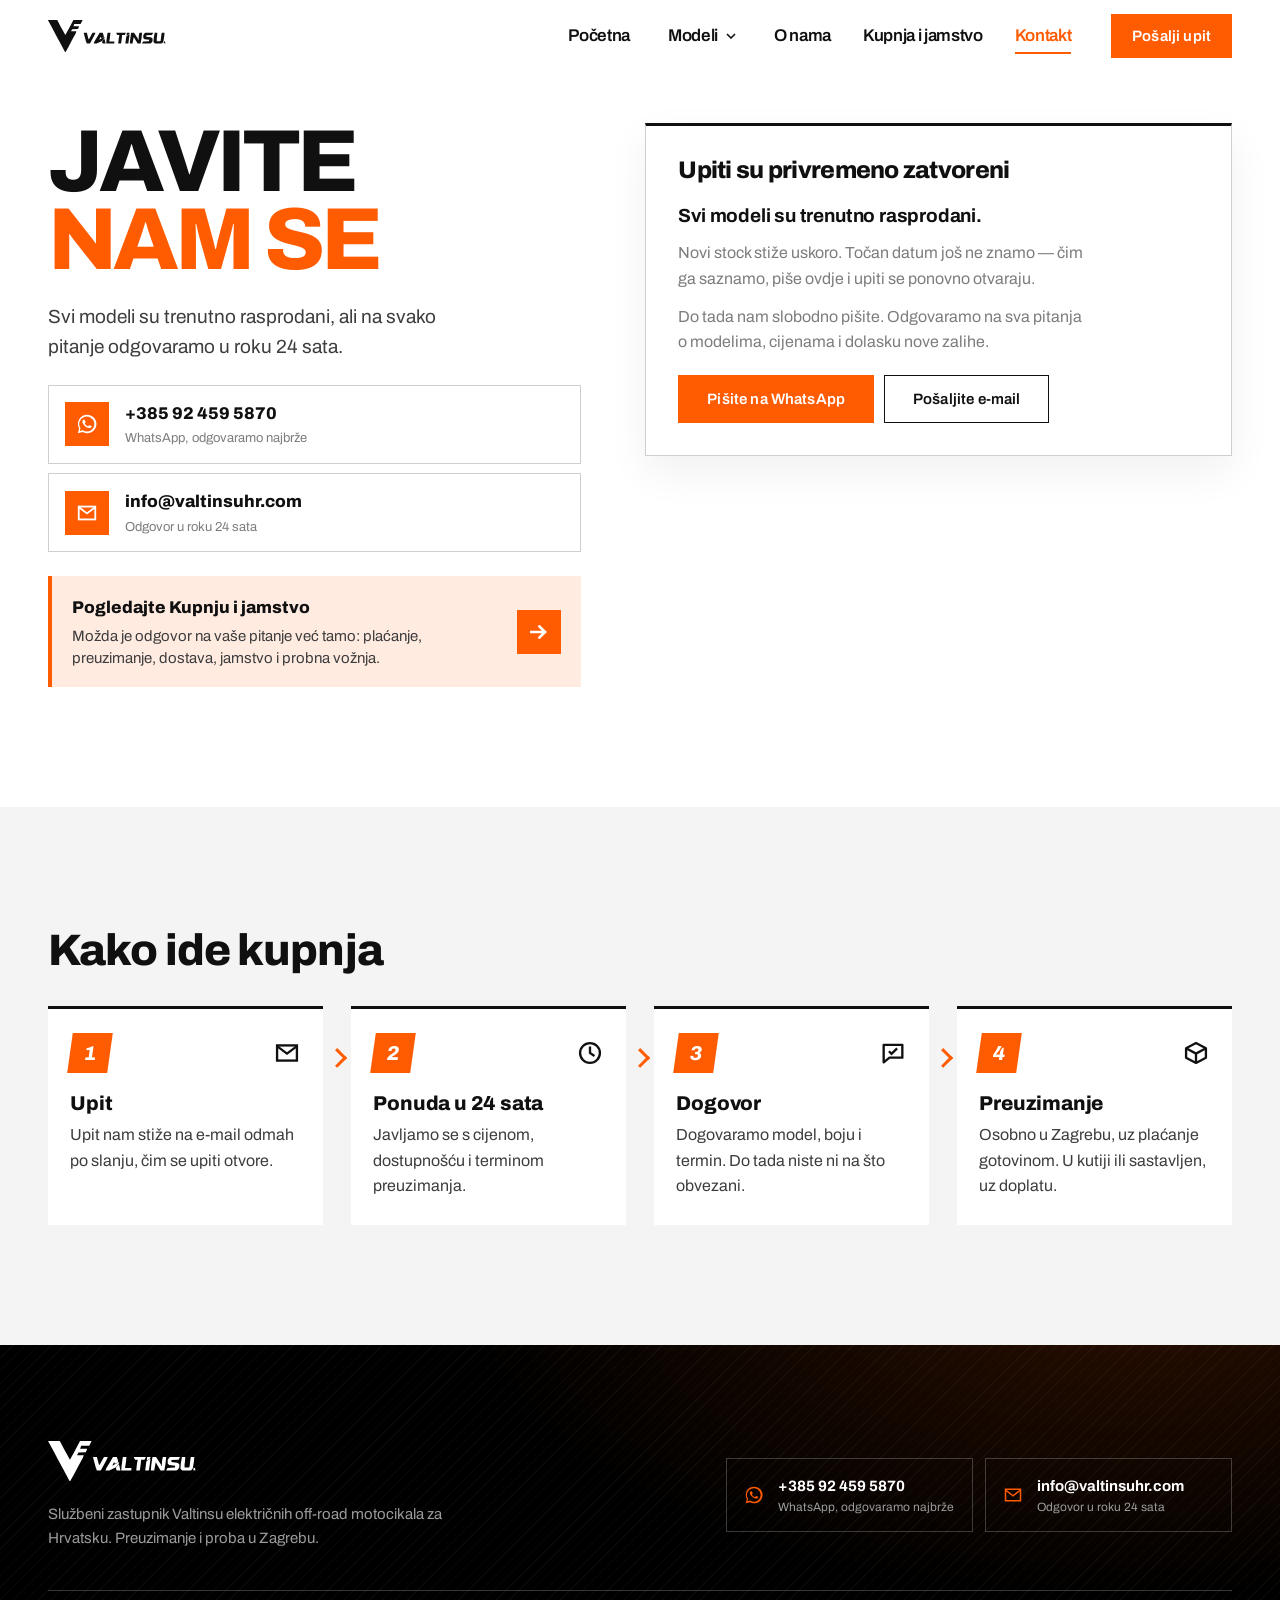
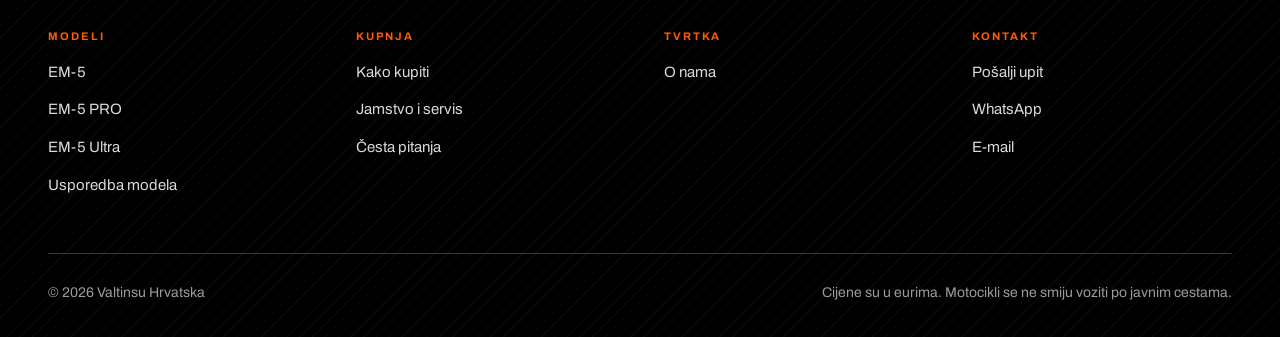
<file: kontakt.html>
<!DOCTYPE html>
<html lang="hr">
<head>
<meta charset="utf-8">
<meta name="viewport" content="width=device-width, initial-scale=1">

<title>Kontakt | Valtinsu Hrvatska</title>
<meta name="description" content="Kontakt za Valtinsu električne off-road motocikle. Svi modeli su trenutno rasprodani, novi stock stiže uskoro. Pišite nam, odgovaramo u roku 24 sata.">

<link rel="canonical" href="https://www.valtinsuhr.com/kontakt">

<meta property="og:type" content="website">
<meta property="og:locale" content="hr_HR">
<meta property="og:site_name" content="Valtinsu Hrvatska">
<meta property="og:title" content="Kontakt | Valtinsu Hrvatska">
<meta property="og:description" content="Svi modeli su trenutno rasprodani. Pišite nam, odgovaramo u roku 24 sata.">
<meta property="og:url" content="https://www.valtinsuhr.com/kontakt">
<meta property="og:image" content="https://www.valtinsuhr.com/assets/og-cover.jpg">
<meta name="twitter:card" content="summary_large_image">

<link rel="icon" href="favicon.svg" type="image/svg+xml">
<link rel="icon" href="favicon-32.png" sizes="32x32" type="image/png">
<link rel="apple-touch-icon" href="apple-touch-icon.png">
<meta name="theme-color" content="#000000">

<link rel="preconnect" href="https://fonts.googleapis.com">
<link rel="preconnect" href="https://fonts.gstatic.com" crossorigin>
<link href="https://fonts.googleapis.com/css2?family=Archivo:wght@400;500;600;700;800&display=swap" rel="stylesheet">

<link rel="stylesheet" href="css/style.css">
</head>
<body>

<a class="visually-hidden" href="#main">Preskoči na sadržaj</a>

<header class="site-header site-header--svijetlo" id="siteHeader">
  <div class="shell site-header__inner">
    <a class="brand" href="index.html">
      <span class="brand__logo" aria-hidden="true"></span>
      <span class="brand__text">Valtinsu, početna</span>
    </a>

    <button class="nav-toggle" id="navToggle" aria-expanded="false" aria-controls="nav"
            aria-label="Otvori izbornik"><span></span></button>

    <nav class="nav" id="nav" aria-label="Glavna navigacija">
      <a class="nav__link" href="index.html">Početna</a>

      <div class="nav__item">
        <button class="nav__link nav__sub-toggle" type="button"
                aria-expanded="false" aria-controls="modeliSub">
          Modeli
          <svg class="nav__chev" width="10" height="6" viewBox="0 0 10 6" fill="none" aria-hidden="true"><path d="M1 1l4 4 4-4" stroke="currentColor" stroke-width="1.6"/></svg>
        </button>

        <div class="subnav" id="modeliSub">
          <div class="subnav__inner">
            <div class="subnav__panel">

              <ul class="subnav__list">
                <li>
                  <a class="subnav__link" href="modeli/em-5.html" data-preview="em-5">
                    <span class="subnav__name">EM-5</span>
                    <span class="subnav__pod">2500 W · od 1.399 €</span>
                  </a>
                </li>
                <li>
                  <a class="subnav__link" href="modeli/em-5-pro.html" data-preview="em-5-pro">
                    <span class="subnav__name">EM-5 PRO</span>
                    <span class="subnav__pod">4800 W · od 1.749 €</span>
                  </a>
                </li>
                <li>
                  <a class="subnav__link" href="modeli/em-5-ultra.html" data-preview="em-5-ultra">
                    <span class="subnav__name">EM-5 Ultra</span>
                    <span class="subnav__pod">8000 W · od 1.999 €</span>
                  </a>
                </li>
                <li>
                  <a class="subnav__link" href="modeli.html" data-preview="svi">
                    <span class="subnav__name">Svi modeli</span>
                    <span class="subnav__pod">Usporedba cijele serije</span>
                  </a>
                </li>
              </ul>

              <div class="subnav__preview" aria-hidden="true">
                <div class="subnav__shot is-active" data-shot="em-5">
                  <img src="assets/motori/em-5/EM-5-ELECTRIC-DIRT-BIKE-black-color-Right-side-view-from-front-to-back.webp" alt="" loading="lazy" width="1200" height="900">
                </div>
                <div class="subnav__shot" data-shot="em-5-pro">
                  <img src="assets/motori/em-5-pro/EM-5-PRO-ELECTRIC-DIRT-BIKE-Right-side-view-from-front-to-back.webp" alt="" loading="lazy" width="1200" height="900">
                </div>
                <div class="subnav__shot" data-shot="em-5-ultra">
                  <img src="assets/motori/em-5-ultra/EM-5-ULTRA-02.webp?v=3" alt="" loading="lazy" width="1200" height="900">
                </div>
                <!-- Svi modeli: tri motocikla u kosim isjeccima.
                     Sva tri kadra gledaju u istu stranu i pokazuju
                     prednji dio, jer je isjecak uzak i visok. -->
                <div class="subnav__shot" data-shot="svi">
                  <div class="kosi">
                    <div class="kosi__dio kosi__dio--1">
                      <img src="assets/motori/em-5/EM-5-ELECTRIC-DIRT-BIKE-black-color-Right-side-view-from-front-to-back.webp" alt="" loading="lazy" width="1200" height="900">
                    </div>
                    <div class="kosi__dio kosi__dio--2">
                      <img src="assets/motori/em-5-pro/EM-5-PRO-ELECTRIC-DIRT-BIKE-Right-side-view-from-front-to-back.webp" alt="" loading="lazy" width="1200" height="900">
                    </div>
                    <div class="kosi__dio kosi__dio--3">
                      <img src="assets/motori/em-5-pro/EM-5-PRO-ELECTRIC-DIRT-BIKE-green-color-Right-side-view-from-front-to-back.webp" alt="" loading="lazy" width="1200" height="900">
                    </div>
                  </div>
                </div>
              </div>

            </div>
          </div>
        </div>
      </div>

      <a class="nav__link" href="o-nama.html">O nama</a>
      <a class="nav__link" href="kupnja.html">Kupnja i jamstvo</a>
      <a class="nav__link" href="kontakt.html" aria-current="page">Kontakt</a>
    </nav>

    <a class="btn btn--primary header__cta" href="#upit">Pošalji upit</a>
  </div>
</header>

<main id="main">

  <!-- Bez heroja: obrazac je odmah vidljiv. Lijevo naslov i kanali,
       desno obrazac u kartici. -->
  <section class="section ku" id="upit" aria-labelledby="ku-naslov">
    <div class="shell ku__in">

      <div class="ku__info">
        <h1 id="ku-naslov" class="ku__naslov">Javite <span>nam se</span></h1>
        <p class="ku__pod">Svi modeli su trenutno rasprodani, ali na svako pitanje odgovaramo u roku 24 sata.</p>

        <div class="ku__kanali">
          <!-- Broj se upisuje bez plusa i razmaka: wa.me/385912345678 -->
          <a class="ku__kanal" href="https://wa.me/385924595870" rel="noopener">
            <span class="ku__ikona"><svg width="22" height="22" viewBox="0 0 24 24" fill="currentColor" aria-hidden="true"><path d="M12 2a10 10 0 0 0-8.6 15L2 22l5.2-1.4A10 10 0 1 0 12 2Zm0 18.2c-1.6 0-3.2-.4-4.5-1.3l-.3-.2-3.1.8.8-3-.2-.3A8.2 8.2 0 1 1 12 20.2Zm4.5-6.1c-.2-.1-1.5-.7-1.7-.8-.2-.1-.4-.1-.6.1l-.8 1c-.1.2-.3.2-.5.1a6.7 6.7 0 0 1-3.3-2.9c-.1-.2 0-.4.1-.5l.4-.5c.1-.2.2-.3.3-.5v-.5l-.8-1.8c-.2-.5-.4-.4-.6-.4h-.5c-.2 0-.5.1-.7.3-.9.9-1.1 2.1-.5 3.4a11 11 0 0 0 4.6 4.6c1.9.8 2.6.7 3.4.6.5-.1 1.5-.6 1.7-1.2.2-.6.2-1.1.1-1.2Z"/></svg></span>
            <span><b>+385 92 459 5870</b><small>WhatsApp, odgovaramo najbrže</small></span>
          </a>
          <a class="ku__kanal" href="mailto:info@valtinsuhr.com">
            <span class="ku__ikona"><svg width="22" height="22" viewBox="0 0 24 24" fill="none" aria-hidden="true"><rect x="3" y="5" width="18" height="14" stroke="currentColor" stroke-width="2"/><path d="m3.5 6 8.5 6.5L20.5 6" stroke="currentColor" stroke-width="2"/></svg></span>
            <span><b>info@valtinsuhr.com</b><small>Odgovor u roku 24 sata</small></span>
          </a>
        </div>

        <!-- Vecina pitanja iz upita vec ima odgovor na Kupnji. -->
        <a class="prije-upita" href="kupnja.html">
          <span class="prije-upita__tekst">
            <b>Pogledajte Kupnju i jamstvo</b>
            <span>Možda je odgovor na vaše pitanje već tamo: plaćanje, preuzimanje, dostava, jamstvo i probna vožnja.</span>
          </span>
          <span class="prije-upita__strelica"><svg width="18" height="14" viewBox="0 0 18 14" fill="none" aria-hidden="true"><path d="M0 7h15M9.5 1.5 15 7l-5.5 5.5" stroke="currentColor" stroke-width="2.6" stroke-linecap="square"/></svg></span>
        </a>

        <!--
          PODSJETNIK, ne brisati:
          Adresa i radno vrijeme namjerno nisu na stranici jer ih jos nema.
          Naziv obrta i OIB treba dodati ovdje prije objave. To je zakonska
          obveza za prodaju na daljinu i uvjet za Google Business Profile.
        -->
      </div>

      <!-- ---------- Obrazac ---------- -->
      <div class="ku__kartica">
        <h2 class="ku__kartica-naslov">Upiti su privremeno zatvoreni</h2>

        <!--
          VAZNO prije objave: atribut action mora pokazivati na servis koji
          stvarno salje mail. Staticni site nema backend, pa se koristi
          vanjski servis (Web3Forms, Formspree i slicni).
          Do tada obrazac javlja gresku umjesto da tise ne radi.
        -->
        <!--
          Obrazac je sklonjen u <template> jer su svi modeli rasprodani,
          pa upit nema smisla primati. Kad stigne novi stock: makni
          <template> omot (i ovaj komentar) i u js/dostupnost.js vrati
          "dostupno: true". Sadrzaj obrasca je netaknut.
        -->
        <div class="zatvoreno">
          <p class="zatvoreno__glavno">Svi modeli su trenutno rasprodani.</p>
          <p class="zatvoreno__tekst">
            Novi stock stiže uskoro. Točan datum još ne znamo &mdash; čim ga
            saznamo, piše ovdje i upiti se ponovno otvaraju.
          </p>
          <p class="zatvoreno__tekst">
            Do tada nam slobodno pišite. Odgovaramo na sva pitanja o modelima,
            cijenama i dolasku nove zalihe.
          </p>
          <div class="zatvoreno__gumbi">
            <a class="btn btn--primary" href="https://wa.me/385924595870" rel="noopener">Pišite na WhatsApp</a>
            <a class="btn btn--outline" href="mailto:info@valtinsuhr.com">Pošaljite e-mail</a>
          </div>
        </div>

        <template id="upitFormPricuva">
        <form class="form" id="upitForm" method="POST" action="" novalidate>

          <!-- Polja idu u tri grupe odvojene tankom crtom. Duga kolona
               polja izgleda kao papirologija; ovako se vidi da su samo
               tri koraka i gdje koji zavrsava. -->
          <fieldset class="form__grupa">
            <legend class="form__legend">Što vas zanima</legend>

            <div class="field field--wide">
              <label for="model">Model i verzija <span class="req" aria-hidden="true">*</span></label>
              <select id="model" name="model" required>
                <option value="">Odaberite model</option>
                <option value="EM-5 Ultra">EM-5 Ultra</option>
                <option value="EM-5 PRO">EM-5 PRO</option>
                <option value="EM-5">EM-5</option>
                <option value="Nisam siguran, trebam preporuku">Nisam siguran, trebam preporuku</option>
              </select>
              <p class="field__error" id="err-model">Odaberite model koji vas zanima.</p>

              <!-- Boja i pregled. Pojavljuje se tek kad je model odabran.
                   Kruzice i fotografiju crta skripta iz popisa varijanti
                   nize, da se podaci ne pisu na dva mjesta.

                   Omot postoji samo zbog otvaranja: on ima visinu koja se
                   animira, a sadrzaj unutra ostaje netaknut. -->
              <div class="izbor-omot" id="izborOmot" hidden>
              <div class="izbor" id="izbor">
                <div class="izbor__slika">
                  <!-- Bez width/height jer slika nije uvijek istog oblika.
                       Visinu drzi CSS, pa se okvir ne razvuce. -->
                  <img id="izborFoto" src="" alt="" hidden>
                  <div class="media-ph media-ph--light ratio-4x3" id="izborPh"
                       data-label="Fotografije stižu uskoro" hidden></div>

                  <!-- Za neodlucnog kupca: sva tri modela odjednom,
                       isti kosi kolaz kao u izborniku. -->
                  <div class="izbor__kolaz" id="izborKolaz" hidden>
                    <div class="kosi">
                      <div class="kosi__dio kosi__dio--1">
                        <img src="assets/motori/em-5/EM-5-ELECTRIC-DIRT-BIKE-black-color-Right-side-view-from-front-to-back.webp" alt="" loading="lazy" width="1200" height="900">
                      </div>
                      <div class="kosi__dio kosi__dio--2">
                        <img src="assets/motori/em-5-pro/EM-5-PRO-ELECTRIC-DIRT-BIKE-Right-side-view-from-front-to-back.webp" alt="" loading="lazy" width="1200" height="900">
                      </div>
                      <div class="kosi__dio kosi__dio--3">
                        <img src="assets/motori/em-5-pro/EM-5-PRO-ELECTRIC-DIRT-BIKE-green-color-Right-side-view-from-front-to-back.webp" alt="" loading="lazy" width="1200" height="900">
                      </div>
                    </div>
                  </div>
                </div>

                <div class="izbor__boje">
                  <p class="product__label" id="izborNaslov" hidden>Boja</p>
                  <div class="swatches" id="izborBoje" role="radiogroup" aria-label="Boja motocikla"></div>
                  <p class="izbor__ime" id="izborIme"></p>
                  <p class="izbor__nota" id="izborNota" hidden></p>
                  <p class="izbor__veza"><a href="modeli.html">Usporedi modele</a></p>
                </div>
              </div>
              </div>

              <input type="hidden" name="boja" id="boja" value="">
            </div>

            <div class="field field--wide">
              <label class="kvadratic">
                <input type="checkbox" name="proba" id="proba" value="da">
                <span>Zainteresiran sam za probnu vožnju</span>
              </label>
            </div>
          </fieldset>

          <fieldset class="form__grupa">
            <legend class="form__legend">Vaši podaci</legend>

            <div class="field field--wide">
              <label for="ime">Ime i prezime <span class="req" aria-hidden="true">*</span></label>
              <input type="text" id="ime" name="ime" autocomplete="name" required>
              <p class="field__error" id="err-ime">Upišite ime i prezime.</p>
            </div>

            <div class="field">
              <label for="email">E-mail <span class="req" aria-hidden="true">*</span></label>
              <input type="email" id="email" name="email" autocomplete="email" required>
              <p class="field__error" id="err-email">Upišite ispravnu e-mail adresu.</p>
            </div>

            <div class="field">
              <label for="telefon">Telefon <span class="req" aria-hidden="true">*</span></label>
              <!-- +385 je fiksan. Kupac upisuje ostatak, skripta ga slaze u
                   oblik "91 234 5678", a na mail stize "+385 91 234 5678". -->
              <div class="tel-polje">
                <span class="tel-polje__pozivni" aria-hidden="true">+385</span>
                <input type="tel" id="telefon" name="telefon" autocomplete="tel-national"
                       inputmode="numeric" placeholder="91 234 5678"
                       pattern="[1-9][0-9 ]{7,11}" aria-label="Telefon, bez +385" required>
              </div>
              <p class="field__error" id="err-telefon">Upišite broj bez nule na početku, npr. 91 234 5678.</p>
            </div>
          </fieldset>

          <fieldset class="form__grupa">
            <legend class="form__legend">Poruka <span class="req" aria-hidden="true">*</span></legend>

            <div class="field field--wide">
              <!-- Naslov grupe vec kaze isto, pa se oznaka ne ponavlja naglas. -->
              <label class="visually-hidden" for="poruka">Poruka</label>
              <textarea id="poruka" name="poruka" required
                        placeholder="Npr. je li model na zalihi, kada bih ga mogao preuzeti i koliko košta sastavljanje."></textarea>
              <p class="field__error" id="err-poruka">Napišite kratko što vas zanima.</p>
            </div>
          </fieldset>

          <!-- Medic za botove. Covjek ovo polje nikad ne vidi. -->
          <div class="hp" aria-hidden="true">
            <label for="tvrtka">Ne ispunjavati</label>
            <input type="text" id="tvrtka" name="tvrtka" tabindex="-1" autocomplete="off">
          </div>

          <div class="form__foot">
            <button class="btn btn--primary" type="submit">Pošalji upit</button>
            <p class="form__note">
              Slanjem ne plaćate ništa i ne obvezujete se na kupnju.
              Kontaktiramo vas s cijenom i dostupnošću.
              Podatke koristimo isključivo za odgovor na ovaj upit.
            </p>
          </div>

          <p class="form__status" id="formStatus" role="status" aria-live="polite"></p>

        </form>
        </template>

        <!--
          Varijante za odabir u obrascu. Boje i fotografije drze se istih
          vrijednosti kao na stranicama modela.

          Prazan "boje" znaci da model jos nema potvrdene boje. Tada se
          prikazuje slika iz "cekamo", a ako ni nje nema, sivi placeholder.

          EM-5 Ultra dolazi samo u crnoj boji.
        -->
        <script type="application/json" id="varijante">
        {
          "EM-5": {
            "boje": [
              { "id": "crna", "naziv": "Crna s crvenim detaljima",
                "c": "#181818", "akcent": "#d02820",
                "foto": "assets/motori/em-5/EM-5-ELECTRIC-DIRT-BIKE-black-color-Right-side-view-from-front-to-back.webp" },
              { "id": "crvena", "naziv": "Crvena s crnim detaljima",
                "c": "#e01818", "akcent": "#181818",
                "foto": "assets/motori/em-5/EM-5-ELECTRIC-DIRT-BIKE-RED-color-Right-side-view-from-front-to-back.webp" }
            ]
          },
          "EM-5 PRO": {
            "boje": [
              { "id": "crna", "naziv": "Crna s crvenim detaljima",
                "c": "#181818", "akcent": "#d02820",
                "foto": "assets/motori/em-5-pro/EM-5-PRO-ELECTRIC-DIRT-BIKE-Right-side-view-from-front-to-back.webp" },
              { "id": "zelena", "naziv": "Zelena s crnim detaljima",
                "c": "#dcf444", "akcent": "#181818",
                "foto": "assets/motori/em-5-pro/EM-5-PRO-ELECTRIC-DIRT-BIKE-green-color-Right-side-view-from-front-to-back.webp" }
            ]
          },
          "EM-5 Ultra": {
            "boje": [
              { "id": "crna", "naziv": "Crna, karbonski uzorak",
                "c": "#181818", "akcent": "#4c4c4c",
                "foto": "assets/motori/em-5-ultra/EM-5-ULTRA-02.webp?v=3" }
            ]
          },
          "Nisam siguran, trebam preporuku": {
            "boje": [],
            "kolaz": true,
            "nota": "Napišite u poruci gdje ćete voziti i tko će voziti, pa predlažemo model i boju."
          }
        }
        </script>
      </div>


    </div>
  </section>

  <section class="section section--grey" aria-labelledby="proces-naslov">
    <div class="shell">
      <h2 id="proces-naslov" class="proces-naslov">Kako ide kupnja</h2>

      <ol class="kp-k reveal">
        <li>
          <div class="kp-k__glava"><span class="kp-k__br">1</span><svg class="kp-k__ikona" width="28" height="28" viewBox="0 0 24 24" fill="none" aria-hidden="true"><rect x="3.5" y="5.5" width="17" height="13" stroke="currentColor" stroke-width="2"/><path d="m4 6.5 8 6 8-6" stroke="currentColor" stroke-width="2"/></svg></div>
          <h3>Upit</h3>
          <p>Upit nam stiže na e-mail odmah po slanju, čim se upiti otvore.</p>
        </li>
        <li>
          <div class="kp-k__glava"><span class="kp-k__br">2</span><svg class="kp-k__ikona" width="28" height="28" viewBox="0 0 24 24" fill="none" aria-hidden="true"><circle cx="12" cy="12" r="8.5" stroke="currentColor" stroke-width="2"/><path d="M12 7.5V12l3 2" stroke="currentColor" stroke-width="2" stroke-linecap="square"/></svg></div>
          <h3>Ponuda u 24 sata</h3>
          <p>Javljamo se s cijenom, dostupnošću i terminom preuzimanja.</p>
        </li>
        <li>
          <div class="kp-k__glava"><span class="kp-k__br">3</span><svg class="kp-k__ikona" width="28" height="28" viewBox="0 0 24 24" fill="none" aria-hidden="true"><path d="M4 5h16v11H9l-5 4V5Z" stroke="currentColor" stroke-width="2" stroke-linejoin="round"/><path d="m8.5 10.5 2.2 2.2 4.8-4.7" stroke="currentColor" stroke-width="2"/></svg></div>
          <h3>Dogovor</h3>
          <p>Dogovaramo model, boju i termin. Do tada niste ni na što obvezani.</p>
        </li>
        <li>
          <div class="kp-k__glava"><span class="kp-k__br">4</span><svg class="kp-k__ikona" width="28" height="28" viewBox="0 0 24 24" fill="none" aria-hidden="true"><path d="M3.5 8 12 3.5 20.5 8v8L12 20.5 3.5 16V8Z" stroke="currentColor" stroke-width="2" stroke-linejoin="round"/><path d="M3.5 8 12 12.5 20.5 8M12 12.5v8" stroke="currentColor" stroke-width="2"/></svg></div>
          <h3>Preuzimanje</h3>
          <p>Osobno u Zagrebu, uz plaćanje gotovinom. U kutiji ili sastavljen, uz doplatu.</p>
        </li>
      </ol>
    </div>
  </section>

</main>

<footer class="site-footer">
  <div class="shell">

    <!-- Gornji red: tko smo i kako nas najbrze dobiti. -->
    <div class="footer__vrh">
      <div class="footer__brand">
        <span class="brand brand--footer">
          <span class="brand__logo" aria-hidden="true"></span>
          <span class="brand__text">Valtinsu</span>
        </span>
        <p>Službeni zastupnik Valtinsu električnih off-road motocikala za Hrvatsku. Preuzimanje i proba u Zagrebu.</p>
      </div>

      <div class="footer__kontakt">
        <a class="footer__veza" href="https://wa.me/385924595870" rel="noopener">
          <svg width="20" height="20" viewBox="0 0 24 24" fill="currentColor" aria-hidden="true"><path d="M12 2a10 10 0 0 0-8.6 15L2 22l5.2-1.4A10 10 0 1 0 12 2Zm0 18.2c-1.6 0-3.2-.4-4.5-1.3l-.3-.2-3.1.8.8-3-.2-.3A8.2 8.2 0 1 1 12 20.2Zm4.5-6.1c-.2-.1-1.5-.7-1.7-.8-.2-.1-.4-.1-.6.1l-.8 1c-.1.2-.3.2-.5.1a6.7 6.7 0 0 1-3.3-2.9c-.1-.2 0-.4.1-.5l.4-.5c.1-.2.2-.3.3-.5v-.5l-.8-1.8c-.2-.5-.4-.4-.6-.4h-.5c-.2 0-.5.1-.7.3-.9.9-1.1 2.1-.5 3.4a11 11 0 0 0 4.6 4.6c1.9.8 2.6.7 3.4.6.5-.1 1.5-.6 1.7-1.2.2-.6.2-1.1.1-1.2Z"/></svg>
          <span><b>+385 92 459 5870</b><i>WhatsApp, odgovaramo najbrže</i></span>
        </a>
        <a class="footer__veza" href="mailto:info@valtinsuhr.com">
          <svg width="20" height="20" viewBox="0 0 24 24" fill="none" aria-hidden="true"><path d="M3 5h18v14H3z" stroke="currentColor" stroke-width="1.8"/><path d="M3 6l9 7 9-7" stroke="currentColor" stroke-width="1.8"/></svg>
          <span><b>info@valtinsuhr.com</b><i>Odgovor u roku 24 sata</i></span>
        </a>
      </div>
    </div>

    <div class="footer__grid">
      <div class="footer__col">
        <h3>Modeli</h3>
        <ul>
          <li><a href="modeli/em-5.html">EM-5</a></li>
          <li><a href="modeli/em-5-pro.html">EM-5 PRO</a></li>
          <li><a href="modeli/em-5-ultra.html">EM-5 Ultra</a></li>
          <li><a href="modeli.html">Usporedba modela</a></li>
        </ul>
      </div>

      <div class="footer__col">
        <h3>Kupnja</h3>
        <ul>
          <li><a href="kupnja.html#koraci-naslov">Kako kupiti</a></li>
          <li><a href="kupnja.html#jamstvo-naslov">Jamstvo i servis</a></li>
          <li><a href="kupnja.html#pitanja-naslov">Česta pitanja</a></li>
        </ul>
      </div>

      <div class="footer__col">
        <h3>Tvrtka</h3>
        <ul>
          <li><a href="o-nama.html">O nama</a></li>
          <!-- PODSJETNIK: stranica Uvjeti i privatnost jos ne postoji. -->
        </ul>
      </div>

      <div class="footer__col">
        <h3>Kontakt</h3>
        <ul>
          <li><a href="kontakt.html">Pošalji upit</a></li>
          <li><a href="https://wa.me/385924595870" rel="noopener">WhatsApp</a></li>
          <li><a href="mailto:info@valtinsuhr.com">E-mail</a></li>
        </ul>
      </div>
    </div>

    <div class="footer__legal">
      <!-- PODSJETNIK: naziv obrta i OIB su zakonska obveza, dodati cim stignu. -->
      <p>&copy; 2026 Valtinsu Hrvatska</p>
      <p class="footer__sitno">Cijene su u eurima. Motocikli se ne smiju voziti po javnim cestama.</p>
    </div>
  </div>
</footer>

<!-- Slanje obrazaca. Ovdje se upisuje kljuc servisa za mail. -->
<script src="js/obrazac.js"></script>
<script src="js/script.js"></script>
<!-- Dostupnost modela. Jedina datoteka koja se mijenja kad se
     promijeni zaliha. Ide zadnja, da moze pregaziti
     pretpunjavanje modela iz poveznice. -->
<script src="js/dostupnost.js"></script>
</body>
</html>
</file>
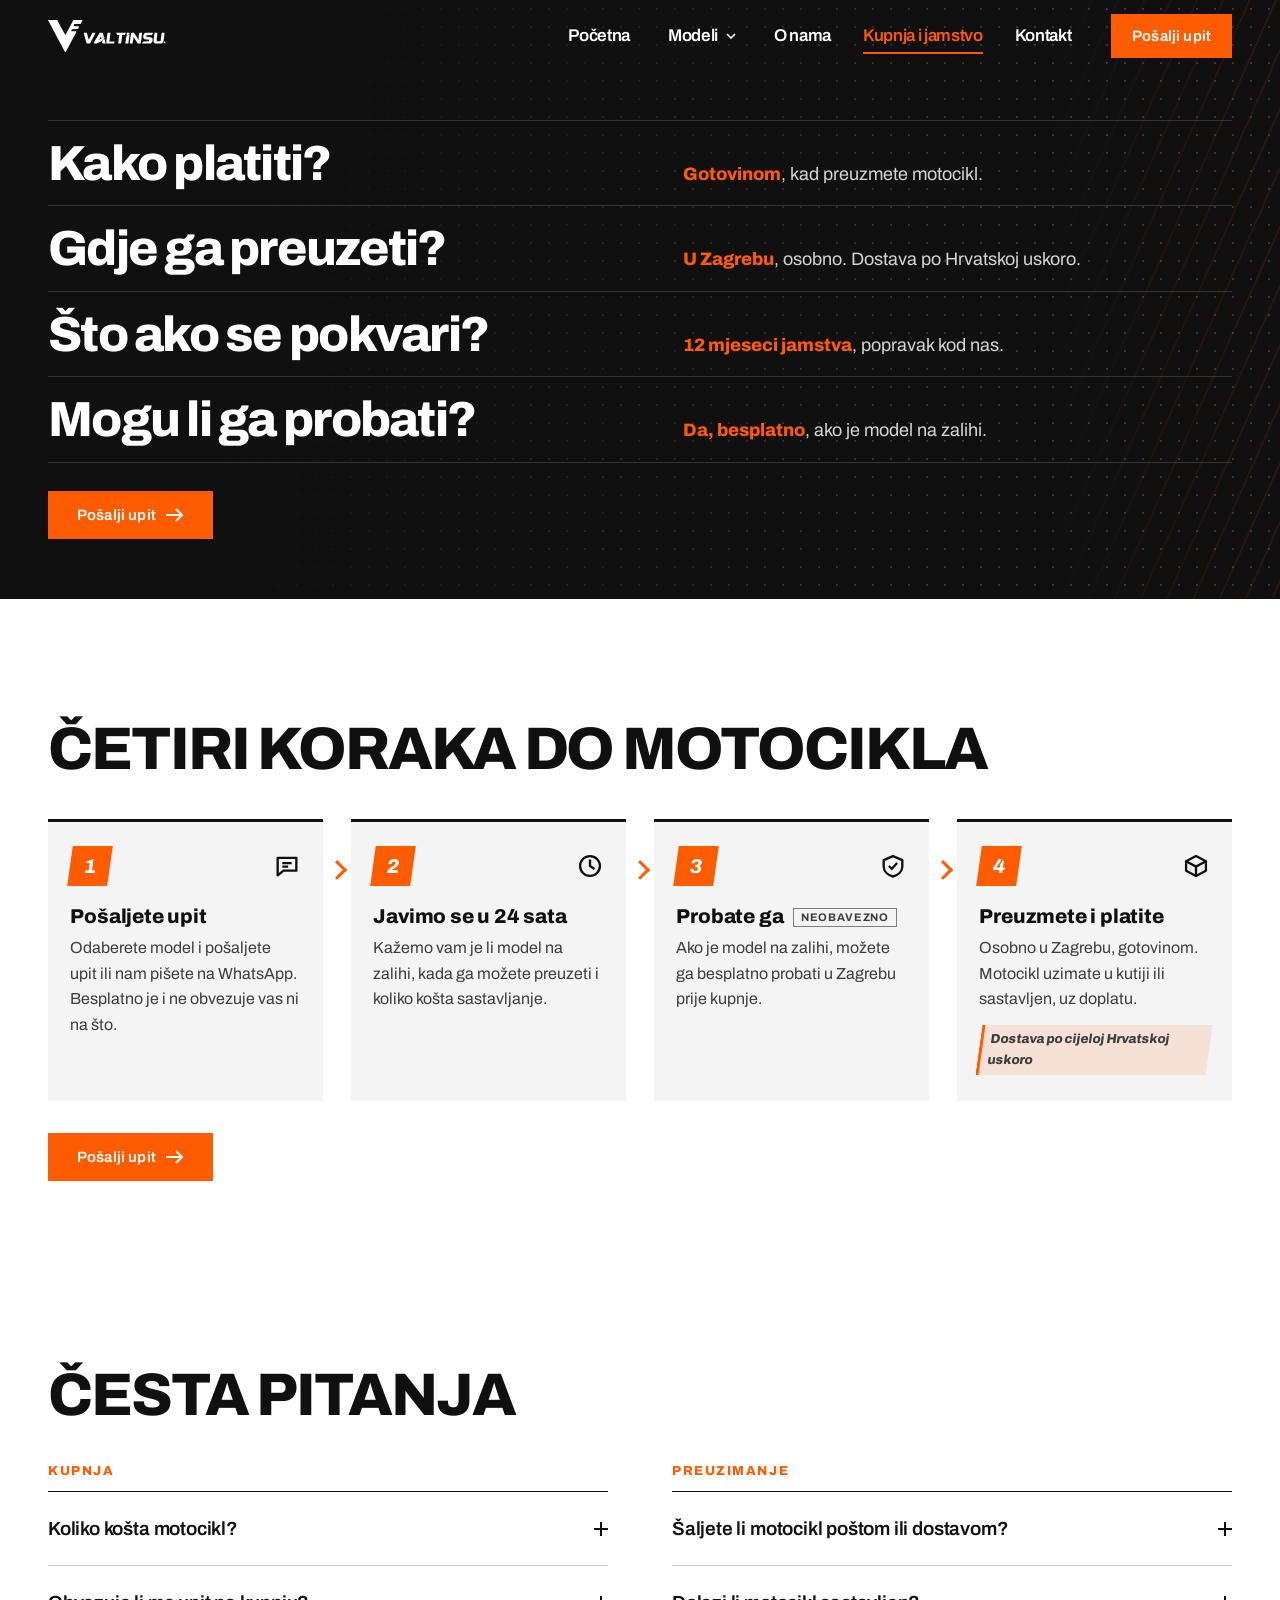
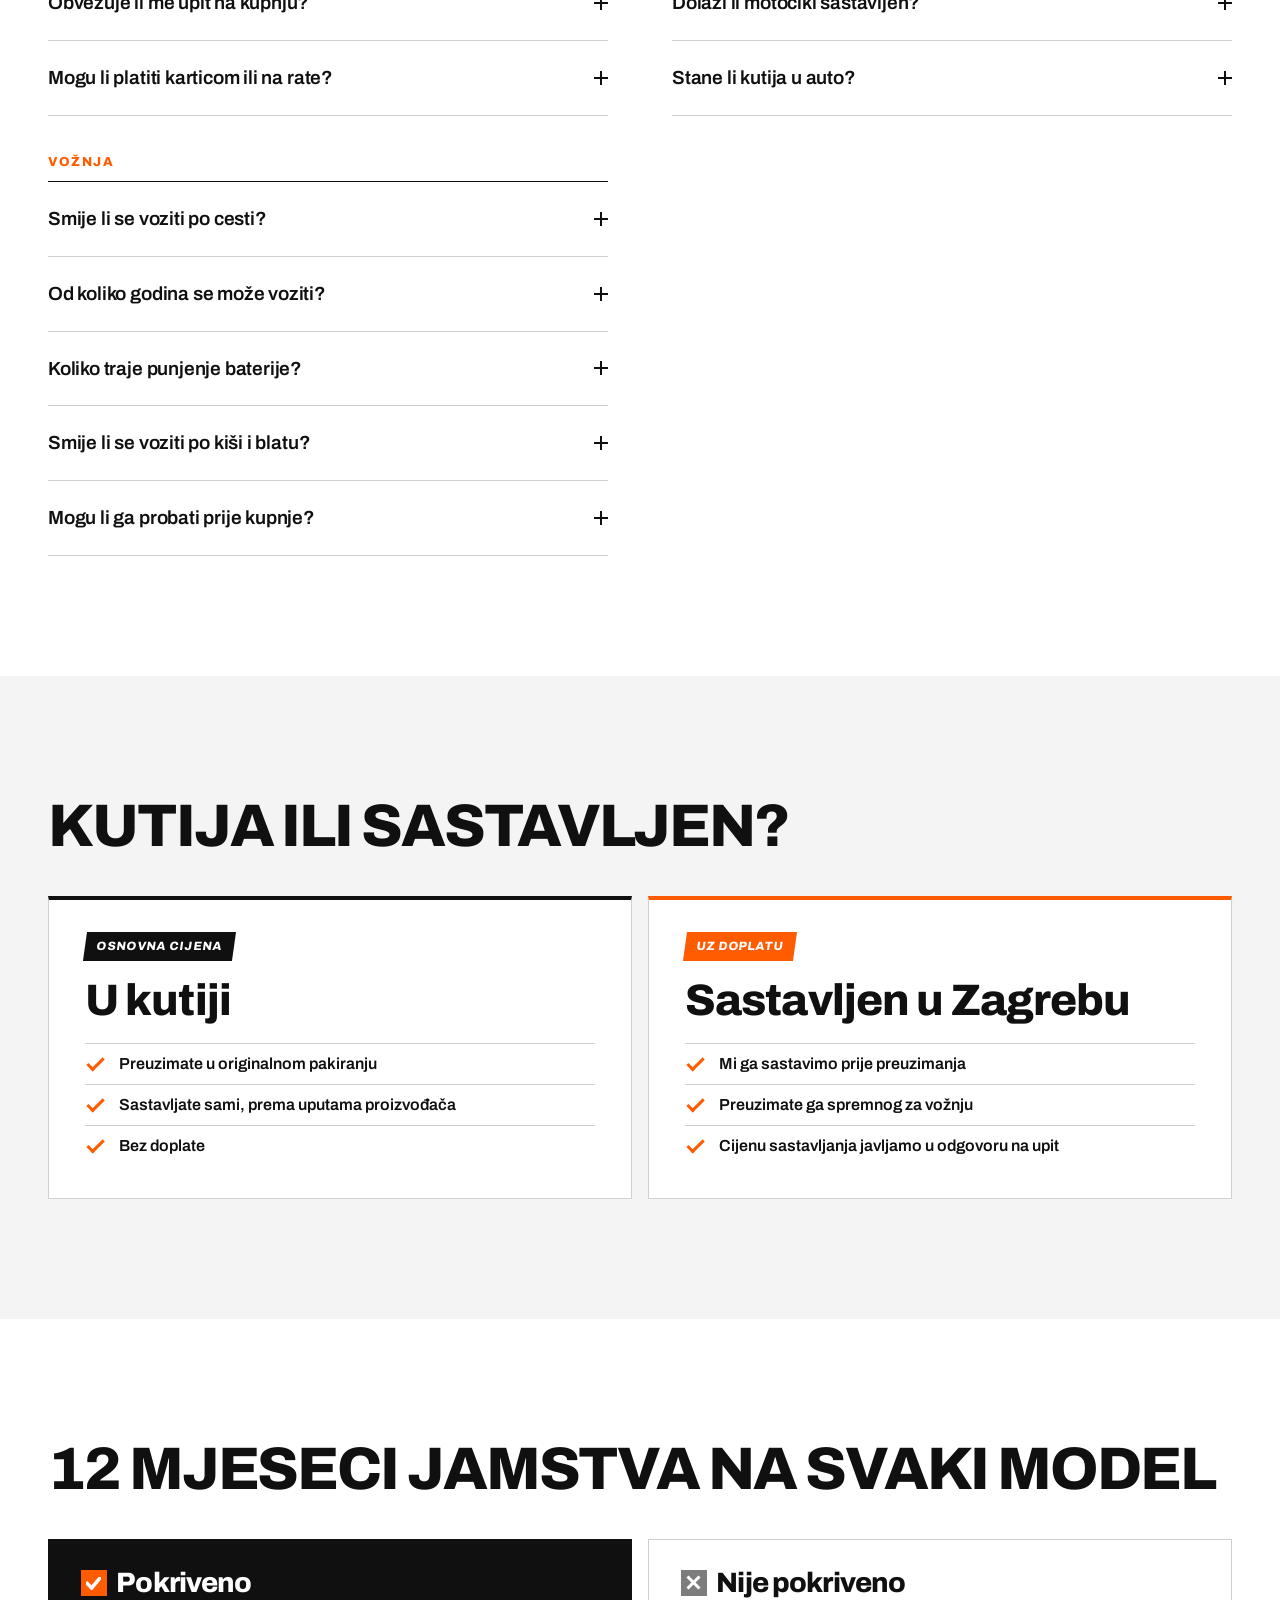
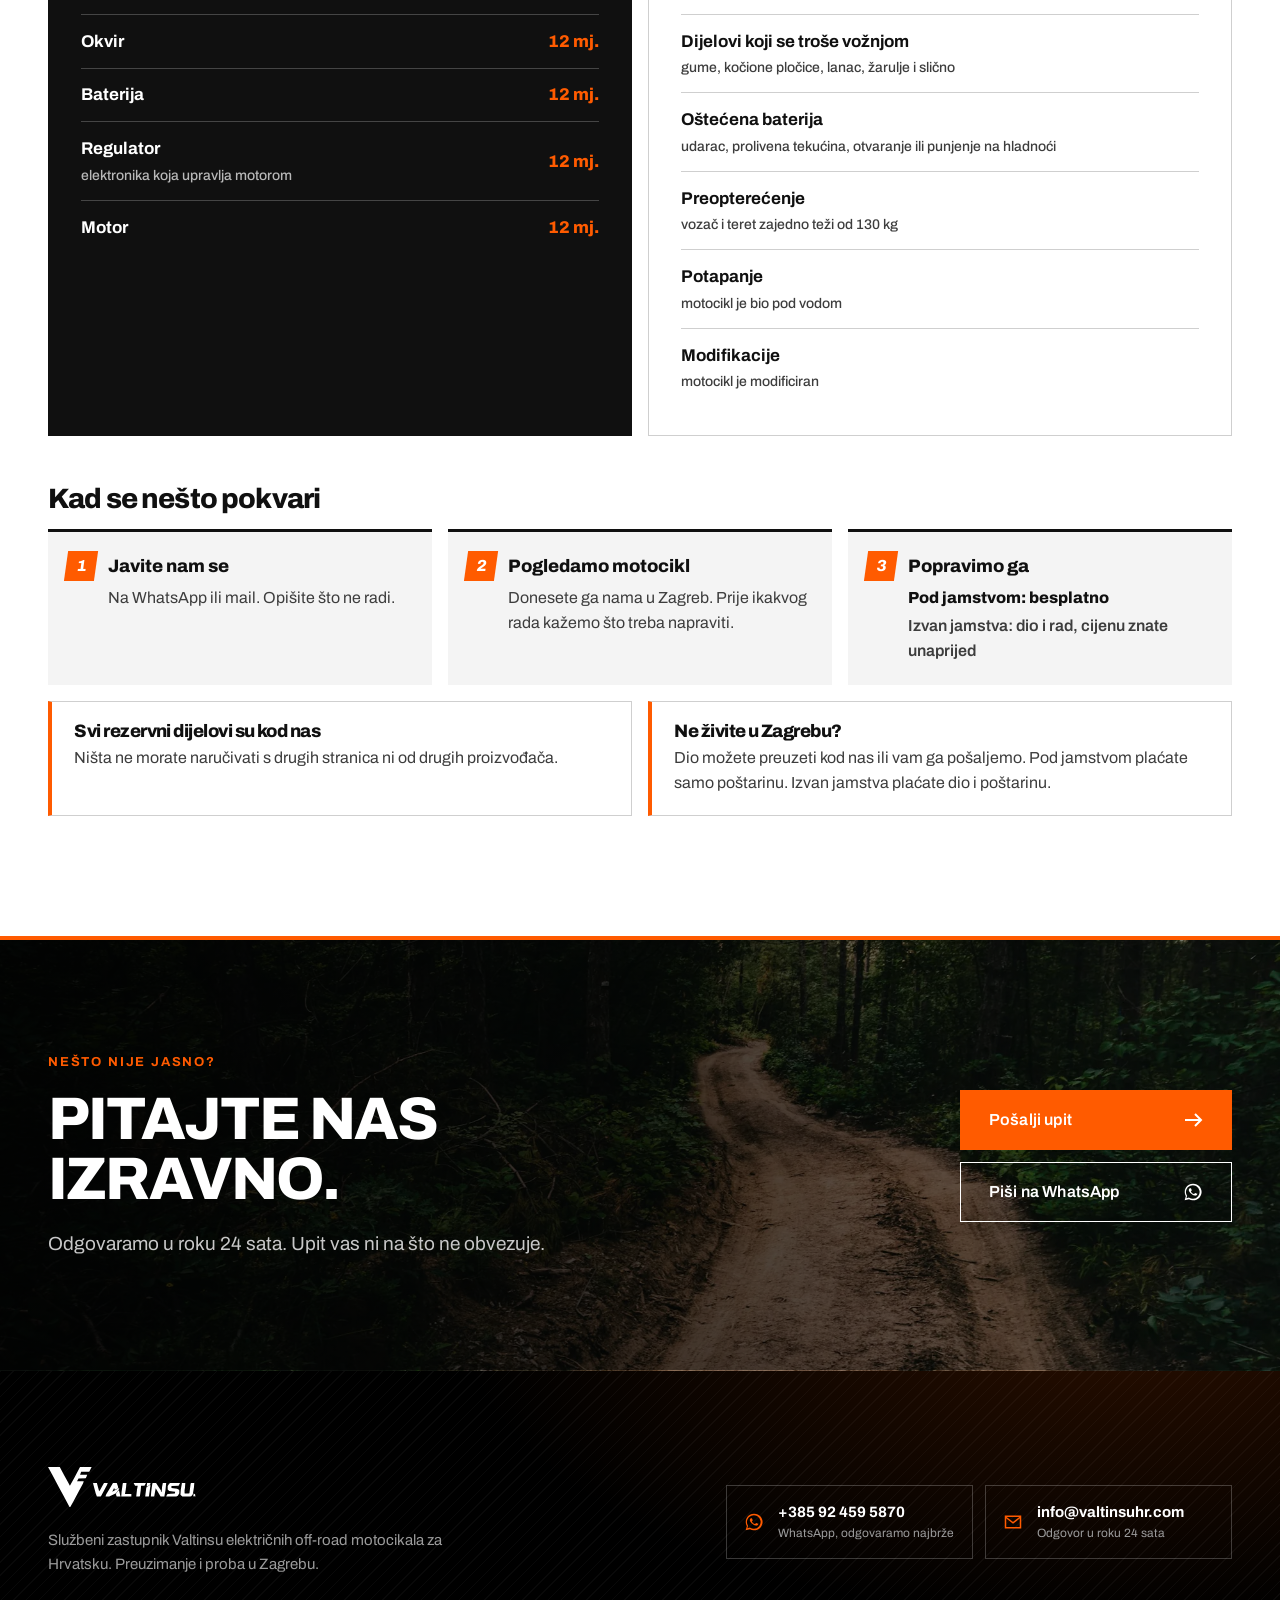
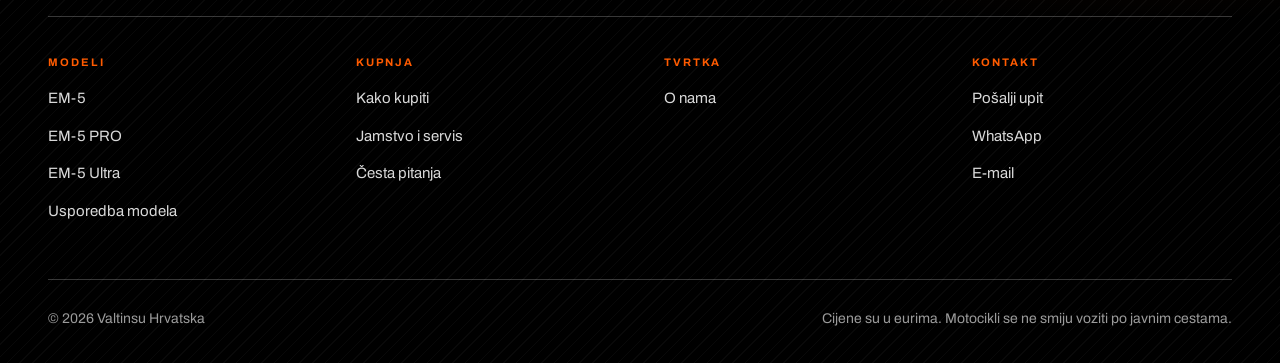
<file: kupnja.html>
<!DOCTYPE html>
<html lang="hr">
<head>
<meta charset="utf-8">
<meta name="viewport" content="width=device-width, initial-scale=1">

<title>Kupnja i jamstvo | Valtinsu Hrvatska</title>
<meta name="description" content="Kako kupiti Valtinsu motocikl: upit, besplatna proba, preuzimanje u Zagrebu i plaćanje gotovinom. Što pokriva jamstvo i sva česta pitanja.">

<link rel="canonical" href="https://www.valtinsuhr.com/kupnja">

<meta property="og:type" content="website">
<meta property="og:locale" content="hr_HR">
<meta property="og:site_name" content="Valtinsu Hrvatska">
<meta property="og:title" content="Kupnja i jamstvo | Valtinsu Hrvatska">
<meta property="og:description" content="Upit, proba, preuzimanje u Zagrebu, gotovina i 12 mjeseci jamstva.">
<meta property="og:url" content="https://www.valtinsuhr.com/kupnja">
<meta property="og:image" content="https://www.valtinsuhr.com/assets/og-cover.jpg">
<meta name="twitter:card" content="summary_large_image">

<link rel="icon" href="favicon.svg" type="image/svg+xml">
<link rel="icon" href="favicon-32.png" sizes="32x32" type="image/png">
<link rel="apple-touch-icon" href="apple-touch-icon.png">
<meta name="theme-color" content="#000000">

<link rel="preconnect" href="https://fonts.googleapis.com">
<link rel="preconnect" href="https://fonts.gstatic.com" crossorigin>
<link href="https://fonts.googleapis.com/css2?family=Archivo:wght@400;500;600;700;800&display=swap" rel="stylesheet">

<link rel="stylesheet" href="css/style.css">
</head>
<body>

<a class="visually-hidden" href="#main">Preskoči na sadržaj</a>

<header class="site-header" id="siteHeader">
  <div class="shell site-header__inner">
    <a class="brand" href="index.html">
      <span class="brand__logo" aria-hidden="true"></span>
      <span class="brand__text">Valtinsu, početna</span>
    </a>

    <button class="nav-toggle" id="navToggle" aria-expanded="false" aria-controls="nav"
            aria-label="Otvori izbornik"><span></span></button>

    <nav class="nav" id="nav" aria-label="Glavna navigacija">
      <a class="nav__link" href="index.html">Početna</a>

      <div class="nav__item">
        <button class="nav__link nav__sub-toggle" type="button"
                aria-expanded="false" aria-controls="modeliSub">
          Modeli
          <svg class="nav__chev" width="10" height="6" viewBox="0 0 10 6" fill="none" aria-hidden="true"><path d="M1 1l4 4 4-4" stroke="currentColor" stroke-width="1.6"/></svg>
        </button>

        <div class="subnav" id="modeliSub">
          <div class="subnav__inner">
            <div class="subnav__panel">

              <ul class="subnav__list">
                <li>
                  <a class="subnav__link" href="modeli/em-5.html" data-preview="em-5">
                    <span class="subnav__name">EM-5</span>
                    <span class="subnav__pod">2500 W · od 1.399 €</span>
                  </a>
                </li>
                <li>
                  <a class="subnav__link" href="modeli/em-5-pro.html" data-preview="em-5-pro">
                    <span class="subnav__name">EM-5 PRO</span>
                    <span class="subnav__pod">4800 W · od 1.749 €</span>
                  </a>
                </li>
                <li>
                  <a class="subnav__link" href="modeli/em-5-ultra.html" data-preview="em-5-ultra">
                    <span class="subnav__name">EM-5 Ultra</span>
                    <span class="subnav__pod">8000 W · od 1.999 €</span>
                  </a>
                </li>
                <li>
                  <a class="subnav__link" href="modeli.html" data-preview="svi">
                    <span class="subnav__name">Svi modeli</span>
                    <span class="subnav__pod">Usporedba cijele serije</span>
                  </a>
                </li>
              </ul>

              <div class="subnav__preview" aria-hidden="true">
                <div class="subnav__shot is-active" data-shot="em-5">
                  <img src="assets/motori/em-5/EM-5-ELECTRIC-DIRT-BIKE-black-color-Right-side-view-from-front-to-back.webp" alt="" loading="lazy" width="1200" height="900">
                </div>
                <div class="subnav__shot" data-shot="em-5-pro">
                  <img src="assets/motori/em-5-pro/EM-5-PRO-ELECTRIC-DIRT-BIKE-Right-side-view-from-front-to-back.webp" alt="" loading="lazy" width="1200" height="900">
                </div>
                <div class="subnav__shot" data-shot="em-5-ultra">
                  <img src="assets/motori/em-5-ultra/EM-5-ULTRA-02.webp?v=3" alt="" loading="lazy" width="1200" height="900">
                </div>
                <!-- Svi modeli: tri motocikla u kosim isjeccima.
                     Sva tri kadra gledaju u istu stranu i pokazuju
                     prednji dio, jer je isjecak uzak i visok. -->
                <div class="subnav__shot" data-shot="svi">
                  <div class="kosi">
                    <div class="kosi__dio kosi__dio--1">
                      <img src="assets/motori/em-5/EM-5-ELECTRIC-DIRT-BIKE-black-color-Right-side-view-from-front-to-back.webp" alt="" loading="lazy" width="1200" height="900">
                    </div>
                    <div class="kosi__dio kosi__dio--2">
                      <img src="assets/motori/em-5-pro/EM-5-PRO-ELECTRIC-DIRT-BIKE-Right-side-view-from-front-to-back.webp" alt="" loading="lazy" width="1200" height="900">
                    </div>
                    <div class="kosi__dio kosi__dio--3">
                      <img src="assets/motori/em-5-pro/EM-5-PRO-ELECTRIC-DIRT-BIKE-green-color-Right-side-view-from-front-to-back.webp" alt="" loading="lazy" width="1200" height="900">
                    </div>
                  </div>
                </div>
              </div>

            </div>
          </div>
        </div>
      </div>

      <a class="nav__link" href="o-nama.html">O nama</a>
      <a class="nav__link" href="kupnja.html" aria-current="page">Kupnja i jamstvo</a>
      <a class="nav__link" href="kontakt.html">Kontakt</a>
    </nav>

    <a class="btn btn--primary header__cta" href="kontakt.html">Pošalji upit</a>
  </div>
</header>

<main id="main">

  <!-- ===================== HERO =====================
       Cetiri najcesca pitanja su sam hero, s odgovorom u jednoj recenici.
       Tko nista ne scrolla, i dalje zna kako se kupuje. -->
  <section class="kh">
    <div class="shell">
      <h1 class="visually-hidden">Kupnja i jamstvo</h1>
      <dl class="kh__pitanja">
        <div class="kh__red"><dt>Kako platiti?</dt><dd><b>Gotovinom</b>, kad preuzmete motocikl.</dd></div>
        <div class="kh__red"><dt>Gdje ga preuzeti?</dt><dd><b>U Zagrebu</b>, osobno. Dostava po Hrvatskoj uskoro.</dd></div>
        <div class="kh__red"><dt>Što ako se pokvari?</dt><dd><b>12 mjeseci jamstva</b>, popravak kod nas.</dd></div>
        <div class="kh__red"><dt>Mogu li ga probati?</dt><dd><b>Da, besplatno</b>, ako je model na zalihi.</dd></div>
      </dl>
      <div class="kh__dno">
        <a class="btn btn--primary" href="kontakt.html">
          Pošalji upit
          <svg class="btn__strelica" width="18" height="14" viewBox="0 0 18 14" fill="none" aria-hidden="true"><path d="M0 7h16M10 1l6 6-6 6" stroke="currentColor" stroke-width="2"/></svg>
        </a>
      </div>
    </div>
  </section>

  <!-- ===================== KAKO KUPITI =====================
       Cijeli postupak u cetiri koraka, prvo sto se vidi ispod heroja.
       Proba je neobavezna i vrijedi samo za modele na zalihi. -->
  <section class="section kp-koraci-sekcija" aria-labelledby="koraci-naslov">
    <div class="shell">
      <div class="on-glava reveal">
        <div>
          <h2 id="koraci-naslov">Četiri koraka do motocikla</h2>
        </div>
      </div>

      <ol class="kp-k reveal">
        <li>
          <div class="kp-k__glava"><span class="kp-k__br">1</span><svg class="kp-k__ikona" width="28" height="28" viewBox="0 0 24 24" fill="none" aria-hidden="true"><path d="M4 5h16v11H9l-5 4V5Z" stroke="currentColor" stroke-width="2" stroke-linejoin="round"/><path d="M8 9.5h8M8 12.5h5" stroke="currentColor" stroke-width="2"/></svg></div>
          <h3>Pošaljete upit</h3>
          <p>Odaberete model i pošaljete upit ili nam pišete na WhatsApp. Besplatno je i ne obvezuje vas ni na što.</p>
        </li>
        <li>
          <div class="kp-k__glava"><span class="kp-k__br">2</span><svg class="kp-k__ikona" width="28" height="28" viewBox="0 0 24 24" fill="none" aria-hidden="true"><circle cx="12" cy="12" r="8.5" stroke="currentColor" stroke-width="2"/><path d="M12 7.5V12l3 2" stroke="currentColor" stroke-width="2" stroke-linecap="square"/></svg></div>
          <h3>Javimo se u 24 sata</h3>
          <p>Kažemo vam je li model na zalihi, kada ga možete preuzeti i koliko košta sastavljanje.</p>
        </li>
        <li>
          <div class="kp-k__glava"><span class="kp-k__br">3</span><svg class="kp-k__ikona" width="28" height="28" viewBox="0 0 24 24" fill="none" aria-hidden="true"><path d="M12 3.5 20 7v5.5c0 4-3.4 7.3-8 8.5-4.6-1.2-8-4.5-8-8.5V7l8-3.5Z" stroke="currentColor" stroke-width="2" stroke-linejoin="round"/><path d="m8.5 12 2.5 2.5 4.5-5" stroke="currentColor" stroke-width="2"/></svg></div>
          <h3>Probate ga <span class="kp-k__opcija">neobavezno</span></h3>
          <p>Ako je model na zalihi, možete ga besplatno probati u Zagrebu prije kupnje.</p>
        </li>
        <li>
          <div class="kp-k__glava"><span class="kp-k__br">4</span><svg class="kp-k__ikona" width="28" height="28" viewBox="0 0 24 24" fill="none" aria-hidden="true"><path d="M3.5 8 12 3.5 20.5 8v8L12 20.5 3.5 16V8Z" stroke="currentColor" stroke-width="2" stroke-linejoin="round"/><path d="M3.5 8 12 12.5 20.5 8M12 12.5v8" stroke="currentColor" stroke-width="2"/></svg></div>
          <h3>Preuzmete i platite</h3>
          <p>Osobno u Zagrebu, gotovinom. Motocikl uzimate u kutiji ili sastavljen, uz doplatu.</p>
          <p class="dostava-uskoro">Dostava po cijeloj Hrvatskoj uskoro</p>
        </li>
      </ol>

      <div class="kp-k__dno reveal">
        <a class="btn btn--primary" href="kontakt.html">
          Pošalji upit
          <svg class="btn__strelica" width="18" height="14" viewBox="0 0 18 14" fill="none" aria-hidden="true"><path d="M0 7h16M10 1l6 6-6 6" stroke="currentColor" stroke-width="2"/></svg>
        </a>
      </div>
    </div>
  </section>

  <!-- ===================== PITANJA ===================== -->
  <section class="section kp-pitanja-sekcija" aria-labelledby="pitanja-naslov">
    <div class="shell">
      <div class="on-glava reveal">
        <div>
          <h2 id="pitanja-naslov">Česta pitanja</h2>
        </div>
      </div>

      <div class="kp-pitanja" id="kpPitanja">

        <div class="kp-grupa">
          <h3 class="kp-grupa__naslov">Kupnja</h3>
          <div class="faq">
            <details class="faq__item">
              <summary class="faq__q">Koliko košta motocikl?<span class="faq__sign" aria-hidden="true"></span></summary>
              <div class="faq__a"><div class="faq__a-inner"><p>Cijene su na stranici svakog modela: EM-5 1.399 €, EM-5 PRO 1.749 €, EM-5 Ultra 1.999 €. Sastavljanje se plaća posebno, cijenu javljamo u odgovoru na upit.</p></div></div>
            </details>
            <details class="faq__item">
              <summary class="faq__q">Obvezuje li me upit na kupnju?<span class="faq__sign" aria-hidden="true"></span></summary>
              <div class="faq__a"><div class="faq__a-inner"><p>Ne. Upit je besplatan i ne obvezuje vas ni na što. Kupnja je dogovorena tek kad preuzmete i platite motocikl.</p></div></div>
            </details>
            <details class="faq__item">
              <summary class="faq__q">Mogu li platiti karticom ili na rate?<span class="faq__sign" aria-hidden="true"></span></summary>
              <div class="faq__a"><div class="faq__a-inner"><p>Ne. Plaćanje je samo gotovinom, pri preuzimanju u Zagrebu.</p></div></div>
            </details>
          </div>
        </div>

        <div class="kp-grupa">
          <h3 class="kp-grupa__naslov">Preuzimanje</h3>
          <div class="faq">
            <details class="faq__item">
              <summary class="faq__q">Šaljete li motocikl poštom ili dostavom?<span class="faq__sign" aria-hidden="true"></span></summary>
              <div class="faq__a"><div class="faq__a-inner"><p>Zasad ne, motocikl se preuzima osobno u Zagrebu. Dostavu po cijeloj Hrvatskoj uvodimo uskoro.</p></div></div>
            </details>
            <details class="faq__item">
              <summary class="faq__q">Dolazi li motocikl sastavljen?<span class="faq__sign" aria-hidden="true"></span></summary>
              <div class="faq__a"><div class="faq__a-inner"><p>Stiže u kutiji. Možete ga preuzeti takvog ili ga sastavimo mi uz doplatu, pa ga preuzimate spremnog za vožnju.</p></div></div>
            </details>
            <details class="faq__item">
              <summary class="faq__q">Stane li kutija u auto?<span class="faq__sign" aria-hidden="true"></span></summary>
              <div class="faq__a"><div class="faq__a-inner"><p>Da, kutija stane u prtljažnik automobila. Sastavljen motocikl ne stane u običan auto, za njega vam treba prikolica ili kombi. Točne mjere i težinu kutije javljamo na <a href="https://wa.me/385924595870" rel="noopener">WhatsAppu</a> ili u odgovoru na upit.</p></div></div>
            </details>
          </div>
        </div>

        <div class="kp-grupa">
          <h3 class="kp-grupa__naslov">Vožnja</h3>
          <div class="faq">
            <details class="faq__item">
              <summary class="faq__q">Smije li se voziti po cesti?<span class="faq__sign" aria-hidden="true"></span></summary>
              <div class="faq__a"><div class="faq__a-inner"><p>Ne. Nisu odobreni za vožnju po cesti, pa ih ne možete registrirati. Voze se na privatnom zemljištu, zatvorenim stazama i terenu uz dopuštenje vlasnika.</p></div></div>
            </details>
            <details class="faq__item">
              <summary class="faq__q">Od koliko godina se može voziti?<span class="faq__sign" aria-hidden="true"></span></summary>
              <div class="faq__a"><div class="faq__a-inner"><p>Svi modeli od 13 godina. Najveća nosivost svih modela je 130 kg.</p></div></div>
            </details>
            <details class="faq__item">
              <summary class="faq__q">Koliko traje punjenje baterije?<span class="faq__sign" aria-hidden="true"></span></summary>
              <div class="faq__a"><div class="faq__a-inner"><p>Oko 7 do 8 sati, ovisno o modelu. Punjač sam prestane puniti kad je baterija puna, pa je ne možete prepuniti.</p></div></div>
            </details>
            <details class="faq__item">
              <summary class="faq__q">Smije li se voziti po kiši i blatu?<span class="faq__sign" aria-hidden="true"></span></summary>
              <div class="faq__a"><div class="faq__a-inner"><p>Da. Svi modeli imaju zaštitu od vode IPX6, što znači da podnose jaku kišu, blato i prskanje vode. Ne smiju se potapati niti voziti kroz duboku vodu.</p></div></div>
            </details>
            <details class="faq__item">
              <summary class="faq__q">Mogu li ga probati prije kupnje?<span class="faq__sign" aria-hidden="true"></span></summary>
              <div class="faq__a"><div class="faq__a-inner"><p>Da, besplatno, u Zagrebu, za modele koji su na zalihi. Označite probu u upitu pa dogovorimo termin. Kaciga je obavezna.</p></div></div>
            </details>
          </div>
        </div>
      </div>
    </div>
  </section>

  <!-- ===================== KUTIJA ILI SASTAVLJEN ===================== -->
  <section class="section section--grey" aria-labelledby="kutija-naslov">
    <div class="shell">
      <div class="on-glava reveal">
        <div>
          <h2 id="kutija-naslov">Kutija ili sastavljen?</h2>
        </div>
      </div>

      <div class="kp-opcije reveal">
        <article class="kp-opcija">
          <p class="kp-opcija__oznaka">Osnovna cijena</p>
          <h3>U kutiji</h3>
          <ul class="kp-lista">
            <li>Preuzimate u originalnom pakiranju</li>
            <li>Sastavljate sami, prema uputama proizvođača</li>
            <li>Bez doplate</li>
          </ul>
        </article>
        <article class="kp-opcija kp-opcija--istaknuto">
          <p class="kp-opcija__oznaka">Uz doplatu</p>
          <h3>Sastavljen u Zagrebu</h3>
          <ul class="kp-lista">
            <li>Mi ga sastavimo prije preuzimanja</li>
            <li>Preuzimate ga spremnog za vožnju</li>
            <li>Cijenu sastavljanja javljamo u odgovoru na upit</li>
          </ul>
        </article>
      </div>
    </div>
  </section>

  <!-- ===================== JAMSTVO I SERVIS =====================
       Sve o jamstvu, kvarovima i dijelovima na jednom mjestu (prije je bilo
       u pitanjima, tablici, koracima i karticama). Po Matijinoj poruci
       12. 9. 2026. Namjerno se NE spominje da kupac izvan Zagreba salje
       video kvara (dogovoreno da zasad ne ide). -->
  <section class="section" aria-labelledby="jamstvo-naslov">
    <div class="shell">
      <div class="on-glava reveal">
        <div>
          <h2 id="jamstvo-naslov">12 mjeseci jamstva na svaki model</h2>
        </div>
      </div>

      <div class="kp-jamstvo reveal">
        <div class="kp-jam kp-jam--da">
          <h3>Pokriveno</h3>
          <ul>
            <li><b>Okvir</b><span>12 mj.</span></li>
            <li><b>Baterija</b><span>12 mj.</span></li>
            <li><b>Regulator <i>elektronika koja upravlja motorom</i></b><span>12 mj.</span></li>
            <li><b>Motor</b><span>12 mj.</span></li>
          </ul>
        </div>
        <div class="kp-jam kp-jam--ne">
          <h3>Nije pokriveno</h3>
          <ul>
            <li><b>Dijelovi koji se troše vožnjom <i>gume, kočione pločice, lanac, žarulje i slično</i></b></li>
            <li><b>Oštećena baterija <i>udarac, prolivena tekućina, otvaranje ili punjenje na hladnoći</i></b></li>
            <li><b>Preopterećenje <i>vozač i teret zajedno teži od 130 kg</i></b></li>
            <li><b>Potapanje <i>motocikl je bio pod vodom</i></b></li>
            <li><b>Modifikacije <i>motocikl je modificiran</i></b></li>
          </ul>
        </div>
      </div>

      <div class="kp-kvar reveal">
        <h3>Kad se nešto pokvari</h3>
        <ol class="kp-kvar__koraci">
          <li>
            <b>Javite nam se</b>
            <p>Na WhatsApp ili mail. Opišite što ne radi.</p>
          </li>
          <li>
            <b>Pogledamo motocikl</b>
            <p>Donesete ga nama u Zagreb. Prije ikakvog rada kažemo što treba napraviti.</p>
          </li>
          <li>
            <b>Popravimo ga</b>
            <p><span class="kp-kvar__cijena kp-kvar__cijena--da">Pod jamstvom: besplatno</span><span class="kp-kvar__cijena">Izvan jamstva: dio i rad, cijenu znate unaprijed</span></p>
          </li>
        </ol>
      </div>

      <div class="kp-dodatno reveal">
        <div>
          <h3>Svi rezervni dijelovi su kod nas</h3>
          <p>Ništa ne morate naručivati s drugih stranica ni od drugih proizvođača.</p>
        </div>
        <div>
          <h3>Ne živite u Zagrebu?</h3>
          <p>Dio možete preuzeti kod nas ili vam ga pošaljemo. Pod jamstvom plaćate samo poštarinu. Izvan jamstva plaćate dio i poštarinu.</p>
        </div>
      </div>
    </div>
  </section>

  <!-- ===================== CTA ===================== -->
  <section class="on-cta" aria-labelledby="cta-naslov">
    <div class="shell on-cta__inner reveal">
      <div>
        <p class="on-label">Nešto nije jasno?</p>
        <h2 id="cta-naslov">Pitajte nas izravno.</h2>
        <p class="on-cta__tekst">Odgovaramo u roku 24 sata. Upit vas ni na što ne obvezuje.</p>
      </div>
      <div class="on-cta__tipke">
        <a class="btn btn--primary" href="kontakt.html">
          Pošalji upit
          <svg class="btn__strelica" width="18" height="14" viewBox="0 0 18 14" fill="none" aria-hidden="true"><path d="M0 7h16M10 1l6 6-6 6" stroke="currentColor" stroke-width="2"/></svg>
        </a>
        <a class="btn btn--outline" href="https://wa.me/385924595870" rel="noopener">
          Piši na WhatsApp
          <svg class="btn__ikona" width="20" height="20" viewBox="0 0 24 24" fill="currentColor" aria-hidden="true"><path d="M12 2a10 10 0 0 0-8.6 15L2 22l5.2-1.4A10 10 0 1 0 12 2Zm0 18.2c-1.6 0-3.2-.4-4.5-1.3l-.3-.2-3.1.8.8-3-.2-.3A8.2 8.2 0 1 1 12 20.2Zm4.5-6.1c-.2-.1-1.5-.7-1.7-.8-.2-.1-.4-.1-.6.1l-.8 1c-.1.2-.3.2-.5.1a6.7 6.7 0 0 1-3.3-2.9c-.1-.2 0-.4.1-.5l.4-.5c.1-.2.2-.3.3-.5v-.5l-.8-1.8c-.2-.5-.4-.4-.6-.4h-.5c-.2 0-.5.1-.7.3-.9.9-1.1 2.1-.5 3.4a11 11 0 0 0 4.6 4.6c1.9.8 2.6.7 3.4.6.5-.1 1.5-.6 1.7-1.2.2-.6.2-1.1.1-1.2Z"/></svg>
        </a>
      </div>
    </div>
  </section>

</main>

<footer class="site-footer">
  <div class="shell">

    <!-- Gornji red: tko smo i kako nas najbrze dobiti. -->
    <div class="footer__vrh">
      <div class="footer__brand">
        <span class="brand brand--footer">
          <span class="brand__logo" aria-hidden="true"></span>
          <span class="brand__text">Valtinsu</span>
        </span>
        <p>Službeni zastupnik Valtinsu električnih off-road motocikala za Hrvatsku. Preuzimanje i proba u Zagrebu.</p>
      </div>

      <div class="footer__kontakt">
        <a class="footer__veza" href="https://wa.me/385924595870" rel="noopener">
          <svg width="20" height="20" viewBox="0 0 24 24" fill="currentColor" aria-hidden="true"><path d="M12 2a10 10 0 0 0-8.6 15L2 22l5.2-1.4A10 10 0 1 0 12 2Zm0 18.2c-1.6 0-3.2-.4-4.5-1.3l-.3-.2-3.1.8.8-3-.2-.3A8.2 8.2 0 1 1 12 20.2Zm4.5-6.1c-.2-.1-1.5-.7-1.7-.8-.2-.1-.4-.1-.6.1l-.8 1c-.1.2-.3.2-.5.1a6.7 6.7 0 0 1-3.3-2.9c-.1-.2 0-.4.1-.5l.4-.5c.1-.2.2-.3.3-.5v-.5l-.8-1.8c-.2-.5-.4-.4-.6-.4h-.5c-.2 0-.5.1-.7.3-.9.9-1.1 2.1-.5 3.4a11 11 0 0 0 4.6 4.6c1.9.8 2.6.7 3.4.6.5-.1 1.5-.6 1.7-1.2.2-.6.2-1.1.1-1.2Z"/></svg>
          <span><b>+385 92 459 5870</b><i>WhatsApp, odgovaramo najbrže</i></span>
        </a>
        <a class="footer__veza" href="mailto:info@valtinsuhr.com">
          <svg width="20" height="20" viewBox="0 0 24 24" fill="none" aria-hidden="true"><path d="M3 5h18v14H3z" stroke="currentColor" stroke-width="1.8"/><path d="M3 6l9 7 9-7" stroke="currentColor" stroke-width="1.8"/></svg>
          <span><b>info@valtinsuhr.com</b><i>Odgovor u roku 24 sata</i></span>
        </a>
      </div>
    </div>

    <div class="footer__grid">
      <div class="footer__col">
        <h3>Modeli</h3>
        <ul>
          <li><a href="modeli/em-5.html">EM-5</a></li>
          <li><a href="modeli/em-5-pro.html">EM-5 PRO</a></li>
          <li><a href="modeli/em-5-ultra.html">EM-5 Ultra</a></li>
          <li><a href="modeli.html">Usporedba modela</a></li>
        </ul>
      </div>

      <div class="footer__col">
        <h3>Kupnja</h3>
        <ul>
          <li><a href="kupnja.html#koraci-naslov">Kako kupiti</a></li>
          <li><a href="kupnja.html#jamstvo-naslov">Jamstvo i servis</a></li>
          <li><a href="kupnja.html#pitanja-naslov">Česta pitanja</a></li>
        </ul>
      </div>

      <div class="footer__col">
        <h3>Tvrtka</h3>
        <ul>
          <li><a href="o-nama.html">O nama</a></li>
          <!-- PODSJETNIK: stranica Uvjeti i privatnost jos ne postoji. -->
        </ul>
      </div>

      <div class="footer__col">
        <h3>Kontakt</h3>
        <ul>
          <li><a href="kontakt.html">Pošalji upit</a></li>
          <li><a href="https://wa.me/385924595870" rel="noopener">WhatsApp</a></li>
          <li><a href="mailto:info@valtinsuhr.com">E-mail</a></li>
        </ul>
      </div>
    </div>

    <div class="footer__legal">
      <!-- PODSJETNIK: naziv obrta i OIB su zakonska obveza, dodati cim stignu. -->
      <p>&copy; 2026 Valtinsu Hrvatska</p>
      <p class="footer__sitno">Cijene su u eurima. Motocikli se ne smiju voziti po javnim cestama.</p>
    </div>
  </div>
</footer>

<!-- Slanje obrazaca. Ovdje se upisuje kljuc servisa za mail. -->
<script src="js/obrazac.js"></script>
<script src="js/script.js"></script>
<!-- Dostupnost modela. Jedina datoteka koja se mijenja kad se
     promijeni zaliha. Ide zadnja, da moze pregaziti
     pretpunjavanje modela iz poveznice. -->
<script src="js/dostupnost.js"></script>
</body>
</html>
</file>
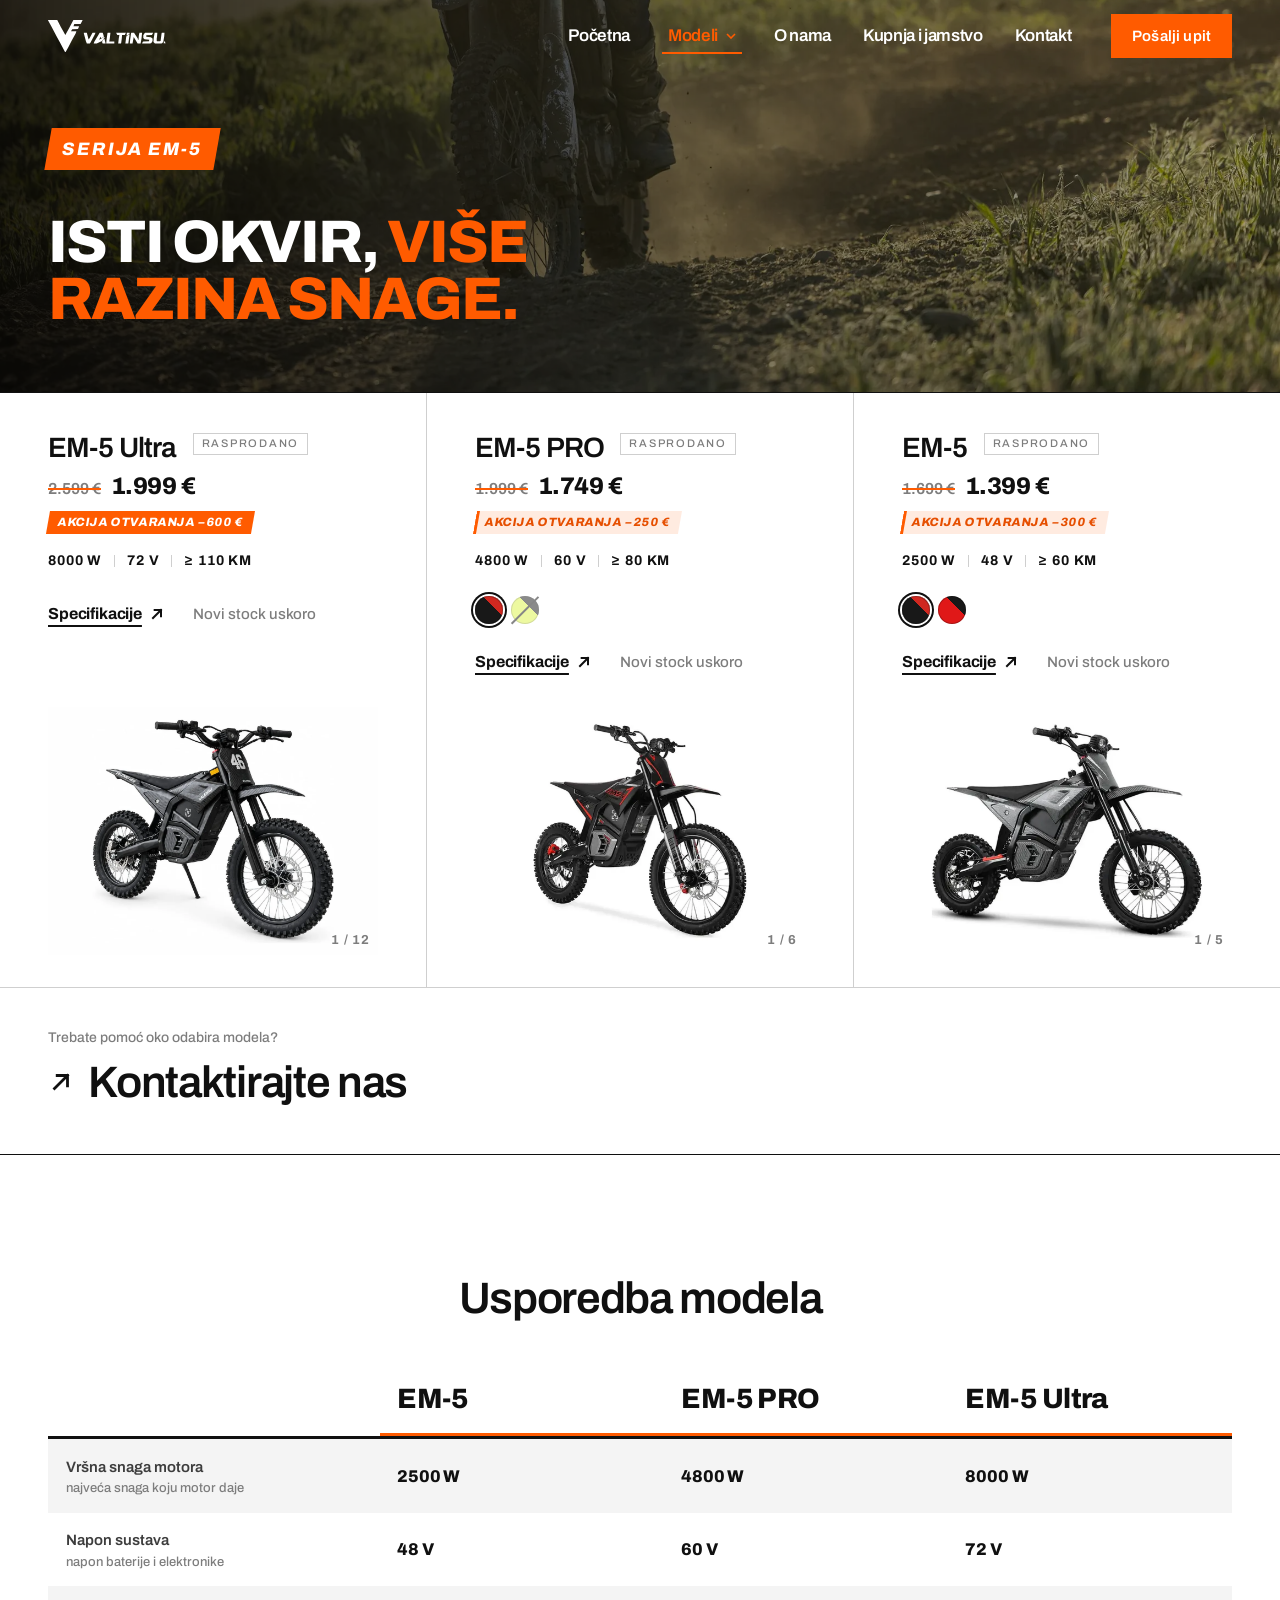
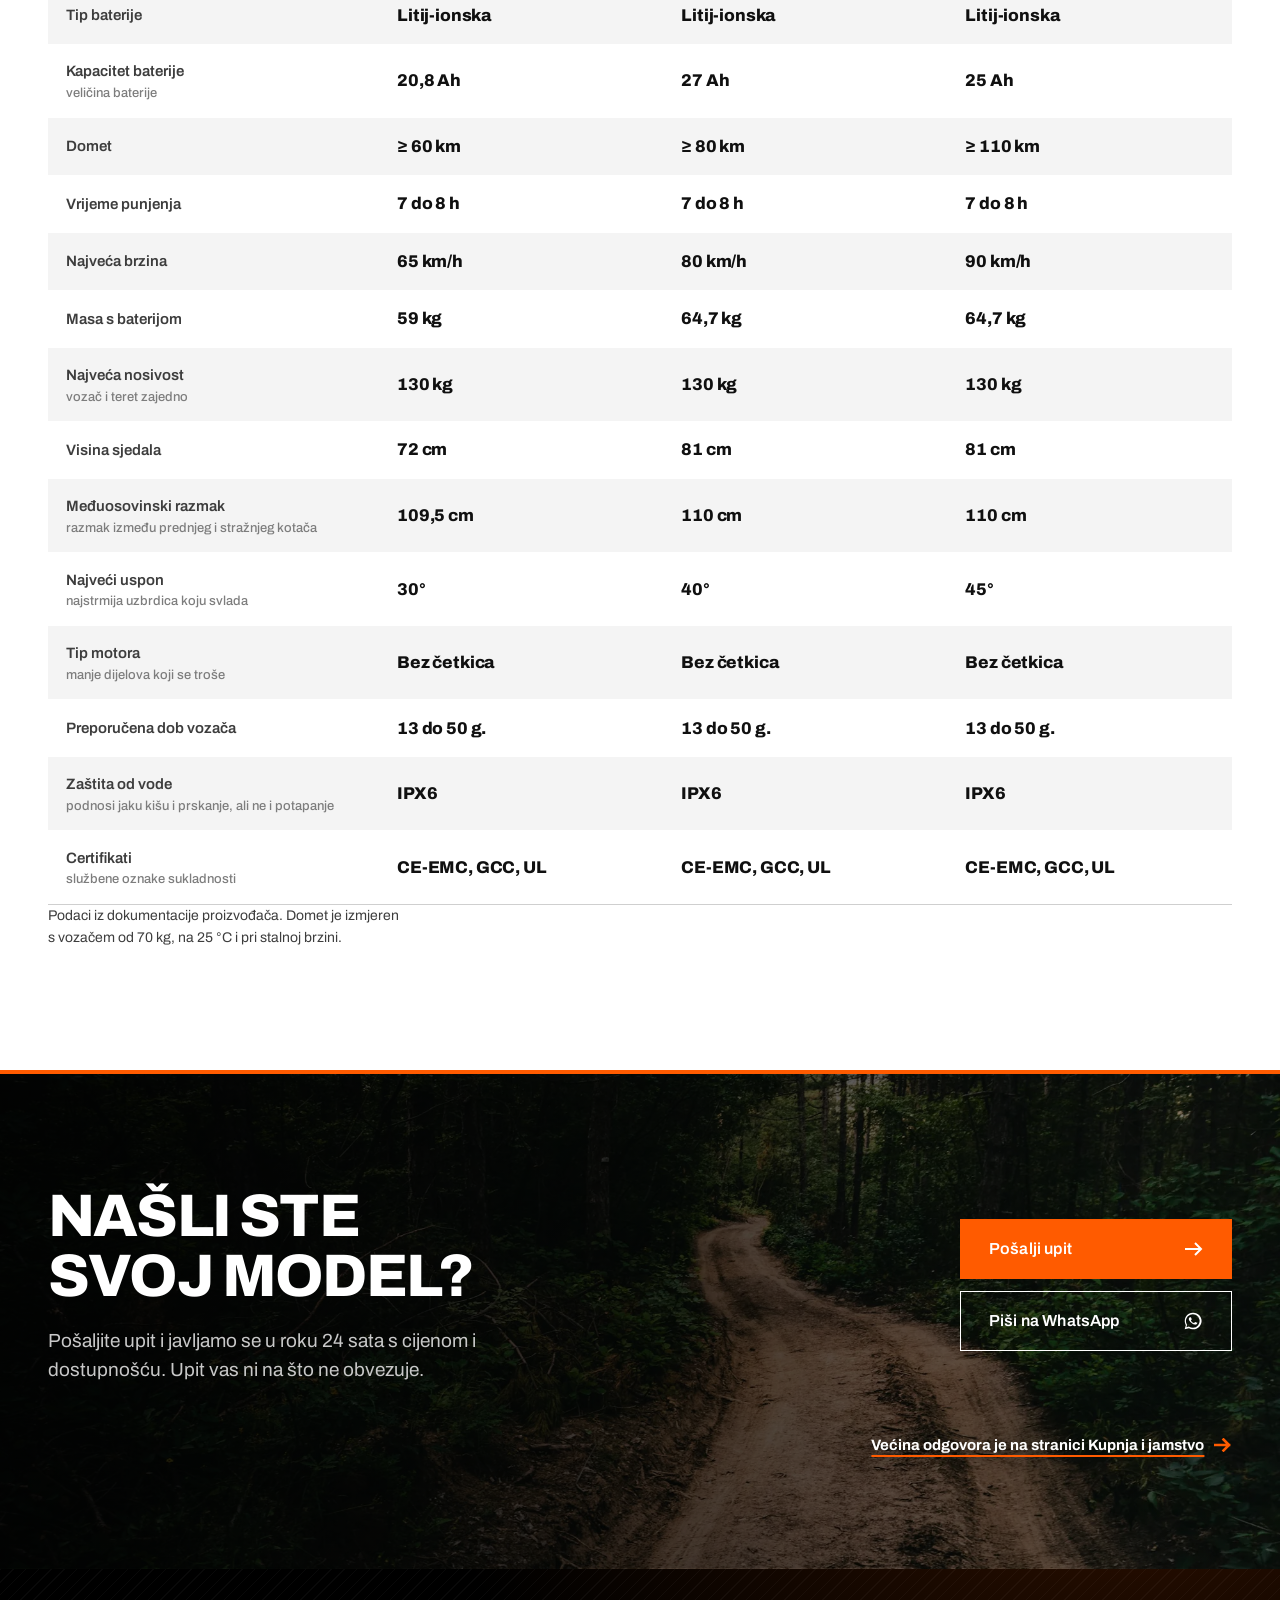
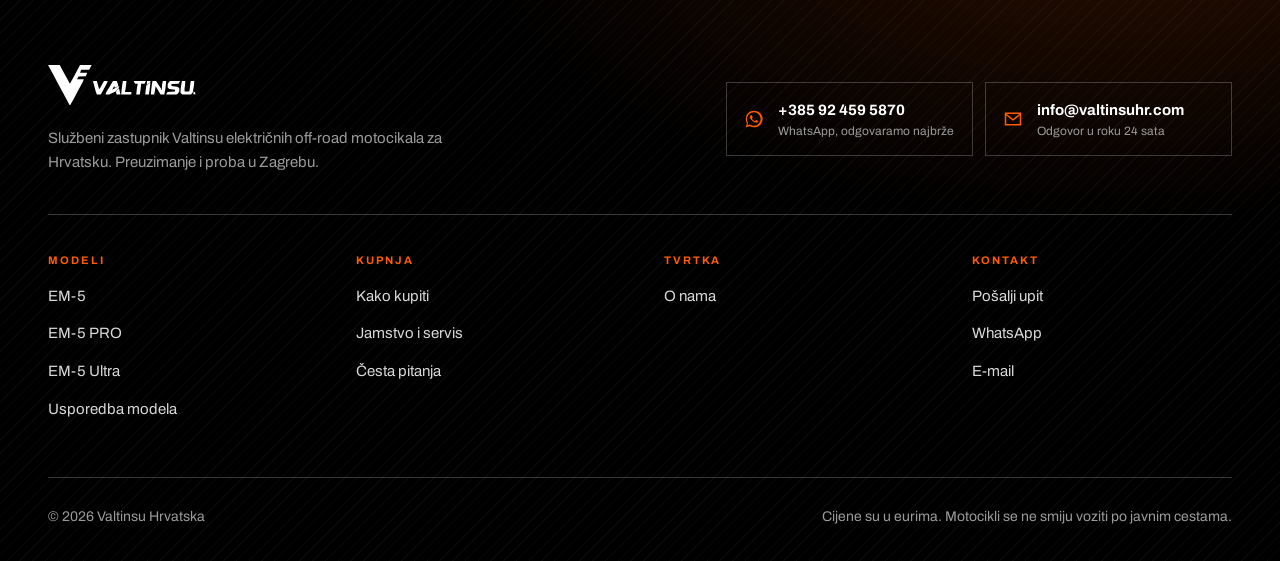
<file: modeli.html>
<!DOCTYPE html>
<html lang="hr">
<head>
<meta charset="utf-8">
<meta name="viewport" content="width=device-width, initial-scale=1">

<title>Modeli | Valtinsu Hrvatska</title>
<meta name="description" content="Valtinsu električni off-road motocikli dostupni u Hrvatskoj: EM-5, EM-5 PRO i EM-5 Ultra. Usporedba specifikacija, cijene i slanje upita.">

<link rel="canonical" href="https://www.valtinsuhr.com/modeli">

<meta property="og:type" content="website">
<meta property="og:locale" content="hr_HR">
<meta property="og:site_name" content="Valtinsu Hrvatska">
<meta property="og:title" content="Modeli | Valtinsu Hrvatska">
<meta property="og:description" content="EM-5, EM-5 PRO i EM-5 Ultra. Usporedba specifikacija i slanje upita.">
<meta property="og:url" content="https://www.valtinsuhr.com/modeli">
<meta property="og:image" content="https://www.valtinsuhr.com/assets/og-cover.jpg">
<meta name="twitter:card" content="summary_large_image">

<link rel="icon" href="favicon.svg" type="image/svg+xml">
<link rel="icon" href="favicon-32.png" sizes="32x32" type="image/png">
<link rel="apple-touch-icon" href="apple-touch-icon.png">
<meta name="theme-color" content="#000000">

<link rel="preconnect" href="https://fonts.googleapis.com">
<link rel="preconnect" href="https://fonts.gstatic.com" crossorigin>
<link href="https://fonts.googleapis.com/css2?family=Archivo:wght@400;500;600;700;800&display=swap" rel="stylesheet">

<link rel="stylesheet" href="css/style.css">
</head>
<body>

<a class="visually-hidden" href="#main">Preskoči na sadržaj</a>

<header class="site-header" id="siteHeader">
  <div class="shell site-header__inner">
    <a class="brand" href="index.html">
      <span class="brand__logo" aria-hidden="true"></span>
      <span class="brand__text">Valtinsu, početna</span>
    </a>

    <button class="nav-toggle" id="navToggle" aria-expanded="false" aria-controls="nav"
            aria-label="Otvori izbornik"><span></span></button>

    <nav class="nav" id="nav" aria-label="Glavna navigacija">
      <a class="nav__link" href="index.html">Početna</a>

      <div class="nav__item">
        <button class="nav__link nav__sub-toggle" type="button"
                aria-expanded="false" aria-controls="modeliSub" aria-current="page">
          Modeli
          <svg class="nav__chev" width="10" height="6" viewBox="0 0 10 6" fill="none" aria-hidden="true"><path d="M1 1l4 4 4-4" stroke="currentColor" stroke-width="1.6"/></svg>
        </button>

        <div class="subnav" id="modeliSub">
          <div class="subnav__inner">
            <div class="subnav__panel">

              <ul class="subnav__list">
                <li>
                  <a class="subnav__link" href="modeli/em-5.html" data-preview="em-5">
                    <span class="subnav__name">EM-5</span>
                    <span class="subnav__pod">2500 W · od 1.399 €</span>
                  </a>
                </li>
                <li>
                  <a class="subnav__link" href="modeli/em-5-pro.html" data-preview="em-5-pro">
                    <span class="subnav__name">EM-5 PRO</span>
                    <span class="subnav__pod">4800 W · od 1.749 €</span>
                  </a>
                </li>
                <li>
                  <a class="subnav__link" href="modeli/em-5-ultra.html" data-preview="em-5-ultra">
                    <span class="subnav__name">EM-5 Ultra</span>
                    <span class="subnav__pod">8000 W · od 1.999 €</span>
                  </a>
                </li>
                <li>
                  <a class="subnav__link" href="modeli.html" data-preview="svi">
                    <span class="subnav__name">Svi modeli</span>
                    <span class="subnav__pod">Usporedba cijele serije</span>
                  </a>
                </li>
              </ul>

              <div class="subnav__preview" aria-hidden="true">
                <div class="subnav__shot is-active" data-shot="em-5">
                  <img src="assets/motori/em-5/EM-5-ELECTRIC-DIRT-BIKE-black-color-Right-side-view-from-front-to-back.webp" alt="" loading="lazy" width="1200" height="900">
                </div>
                <div class="subnav__shot" data-shot="em-5-pro">
                  <img src="assets/motori/em-5-pro/EM-5-PRO-ELECTRIC-DIRT-BIKE-Right-side-view-from-front-to-back.webp" alt="" loading="lazy" width="1200" height="900">
                </div>
                <div class="subnav__shot" data-shot="em-5-ultra">
                  <img src="assets/motori/em-5-ultra/EM-5-ULTRA-02.webp?v=3" alt="" loading="lazy" width="1200" height="900">
                </div>
                <!-- Svi modeli: tri motocikla u kosim isjeccima.
                     Sva tri kadra gledaju u istu stranu i pokazuju
                     prednji dio, jer je isjecak uzak i visok. -->
                <div class="subnav__shot" data-shot="svi">
                  <div class="kosi">
                    <div class="kosi__dio kosi__dio--1">
                      <img src="assets/motori/em-5/EM-5-ELECTRIC-DIRT-BIKE-black-color-Right-side-view-from-front-to-back.webp" alt="" loading="lazy" width="1200" height="900">
                    </div>
                    <div class="kosi__dio kosi__dio--2">
                      <img src="assets/motori/em-5-pro/EM-5-PRO-ELECTRIC-DIRT-BIKE-Right-side-view-from-front-to-back.webp" alt="" loading="lazy" width="1200" height="900">
                    </div>
                    <div class="kosi__dio kosi__dio--3">
                      <img src="assets/motori/em-5-pro/EM-5-PRO-ELECTRIC-DIRT-BIKE-green-color-Right-side-view-from-front-to-back.webp" alt="" loading="lazy" width="1200" height="900">
                    </div>
                  </div>
                </div>
              </div>

            </div>
          </div>
        </div>
      </div>

      <a class="nav__link" href="o-nama.html">O nama</a>
      <a class="nav__link" href="kupnja.html">Kupnja i jamstvo</a>
      <a class="nav__link" href="kontakt.html">Kontakt</a>
    </nav>

    <a class="btn btn--primary header__cta" href="kontakt.html">Pošalji upit</a>
  </div>
</header>

<main id="main">

  <section class="on-hero on-hero--model on-hero--modeli">
    <div class="shell">
      <p class="modeli-serija">Serija EM-5</p>
      <h1>Isti okvir, <span>više razina snage.</span></h1>
    </div>
  </section>

  <!-- Mreza modela, ista komponenta kao na naslovnici -->
  <section class="section section--flush" aria-labelledby="popis-naslov">
    <h2 id="popis-naslov" class="visually-hidden">Popis modela</h2>

      <!-- Fotografije i boje za listanje na karticama. Isti podaci
         kao na stranicama modela; kartica ih samo prikazuje. -->
    <script type="application/json" id="karticeSlike">
{
  "EM-5": [
    {
      "id": "crna",
      "naziv": "Crna s crvenim detaljima",
      "c": "#181818",
      "akcent": "#d02820",
      "slike": [
        "assets/motori/em-5/EM-5-ELECTRIC-DIRT-BIKE-black-color-Right-side-view-from-front-to-back.webp",
        "assets/motori/em-5/EM-5-ELECTRIC-DIRT-BIKE-black-color-Image-ahead.webp",
        "assets/motori/em-5/EM-5-ELECTRIC-DIRT-BIKE-black-color-rider-view.webp",
        "assets/motori/em-5/EM-5-Electric-dirt-bike-black-color-right-side-view.webp",
        "assets/motori/em-5/EM-5-Electric-dirt-bike-black-color-side-view.webp"
      ]
    },
    {
      "id": "crvena",
      "naziv": "Crvena s crnim detaljima",
      "c": "#e01818",
      "akcent": "#181818",
      "slike": [
        "assets/motori/em-5/EM-5-ELECTRIC-DIRT-BIKE-RED-color-Right-side-view-from-front-to-back.webp",
        "assets/motori/em-5/EM-5-ELECTRIC-DIRT-BIKE-RED-color-Image-ahead-with-light.webp",
        "assets/motori/em-5/EM-5-ELECTRIC-DIRT-BIKE-RED-color-Image-ahead.webp",
        "assets/motori/em-5/EM-5-Electric-dirt-bike-red-color-side-view.webp",
        "assets/motori/em-5/EM-5-ELECTRIC-DIRT-BIKE-red-color-Side-and-rear-view.webp"
      ]
    }
  ],
  "EM-5 PRO": [
    {
      "id": "crna",
      "naziv": "Crna s crvenim detaljima",
      "c": "#181818",
      "akcent": "#d02820",
      "slike": [
        "assets/motori/em-5-pro/EM-5-PRO-ELECTRIC-DIRT-BIKE-Right-side-view-from-front-to-back.webp",
        "assets/motori/em-5-pro/EM-5-PRO-ELECTRIC-DIRT-BIKE-Image-ahead-with-light.webp",
        "assets/motori/em-5-pro/EM-5-PRO-ELECTRIC-DIRT-BIKE-rider-view.webp",
        "assets/motori/em-5-pro/EM-5-PRO-ELECTRIC-DIRT-BIKE-Image-ahead.webp",
        "assets/motori/em-5-pro/EM-5-PRO-ELECTRIC-DIRT-BIKE-side-view.webp",
        "assets/motori/em-5-pro/EM-5-PRO-ELECTRIC-DIRT-BIKE-Side-and-rear-view.webp"
      ]
    },
    {
      "id": "zelena",
      "naziv": "Zelena s crnim detaljima",
      "c": "#dcf444",
      "akcent": "#181818",
      "slike": [
        "assets/motori/em-5-pro/EM-5-PRO-ELECTRIC-DIRT-BIKE-green-color-Right-side-view-from-front-to-back.webp",
        "assets/motori/em-5-pro/EM-5-PRO-ELECTRIC-DIRT-BIKE-green-color-Image-ahead-with-light.webp",
        "assets/motori/em-5-pro/EM-5-PRO-ELECTRIC-DIRT-BIKE-green-color-Image-ahead.webp",
        "assets/motori/em-5-pro/EM-5-PRO-ELECTRIC-DIRT-BIKE-green-color-side-view.webp",
        "assets/motori/em-5-pro/EM-5-PRO-ELECTRIC-DIRT-BIKE-green-color-Side-and-rear-view.webp"
      ]
    }
  ],
  "EM-5 Ultra": [
    {
      "id": "crna",
      "naziv": "Crna, karbonski uzorak",
      "c": "#181818",
      "akcent": "#4c4c4c",
      "slike": [
        "assets/motori/em-5-ultra/EM-5-ULTRA-02.webp?v=3",
        "assets/motori/em-5-ultra/EM-5-ULTRA-03.webp?v=3",
        "assets/motori/em-5-ultra/EM-5-ULTRA-04.webp?v=3",
        "assets/motori/em-5-ultra/EM-5-ULTRA-05.webp?v=3",
        "assets/motori/em-5-ultra/EM-5-ULTRA-06.webp?v=3",
        "assets/motori/em-5-ultra/EM-5-ULTRA-07.webp?v=3",
        "assets/motori/em-5-ultra/EM-5-ULTRA-08.webp?v=3",
        "assets/motori/em-5-ultra/EM-5-ULTRA-09.webp?v=3",
        "assets/motori/em-5-ultra/EM-5-ULTRA-10.webp?v=3",
        "assets/motori/em-5-ultra/EM-5-ULTRA-11.webp?v=3",
        "assets/motori/em-5-ultra/EM-5-ULTRA-01.webp?v=3",
        "assets/motori/em-5-ultra/EM-5-ULTRA-prednji-dio.webp?v=3"
      ]
    }
  ]
}
</script>

    <ul class="model-grid">

      <li class="model-cell" data-model="EM-5 Ultra">
        <h3 class="model-cell__name"><a href="modeli/em-5-ultra.html">EM-5 Ultra</a></h3>
          <p class="kart-cijena"><del><span class="visually-hidden">Stara cijena: </span>2.599 €</del> <b><span class="visually-hidden">Nova cijena: </span>1.999 €</b> <span class="kart-akcija kart-akcija--jako">Akcija otvaranja <span class="visually-hidden">, ušteda </span>−600 €</span></p>
          <ul class="model-cell__specs">
            <li>8000 W</li>
            <li>72 V</li>
            <li>≥ 110 km</li>
          </ul>
        <div class="model-cell__links">
          <a class="link-arrow link-kart" href="modeli/em-5-ultra.html"><span>Specifikacije</span><svg class="link-kart__strelica" width="16" height="16" viewBox="0 0 24 24" fill="none" aria-hidden="true"><path d="M6 18L18 6M8.5 6H18v9.5" stroke="currentColor" stroke-width="3" stroke-linecap="square"/></svg></a>
          <a class="link-arrow link-kart link-kart--upit" href="kontakt.html?model=em-5-ultra"><span>Pošalji upit</span><svg class="link-kart__strelica" width="16" height="16" viewBox="0 0 24 24" fill="none" aria-hidden="true"><path d="M6 18L18 6M8.5 6H18v9.5" stroke="currentColor" stroke-width="3" stroke-linecap="square"/></svg></a>
        </div>
        <div class="model-cell__media shot">
            <img src="assets/motori/em-5-ultra/EM-5-ULTRA-02.webp?v=3" alt="Valtinsu EM-5 Ultra u crnoj boji, bok i prednji dio" loading="lazy" width="1200" height="900">
          </div>
      </li>

      <li class="model-cell" data-model="EM-5 PRO">
        <h3 class="model-cell__name"><a href="modeli/em-5-pro.html">EM-5 PRO</a></h3>
          <p class="kart-cijena"><del><span class="visually-hidden">Stara cijena: </span>1.999 €</del> <b><span class="visually-hidden">Nova cijena: </span>1.749 €</b> <span class="kart-akcija">Akcija otvaranja <span class="visually-hidden">, ušteda </span>−250 €</span></p>
          <ul class="model-cell__specs">
            <li>4800 W</li>
            <li>60 V</li>
            <li>≥ 80 km</li>
          </ul>
        <div class="model-cell__links">
          <a class="link-arrow link-kart" href="modeli/em-5-pro.html"><span>Specifikacije</span><svg class="link-kart__strelica" width="16" height="16" viewBox="0 0 24 24" fill="none" aria-hidden="true"><path d="M6 18L18 6M8.5 6H18v9.5" stroke="currentColor" stroke-width="3" stroke-linecap="square"/></svg></a>
          <a class="link-arrow link-kart link-kart--upit" href="kontakt.html?model=em-5-pro"><span>Pošalji upit</span><svg class="link-kart__strelica" width="16" height="16" viewBox="0 0 24 24" fill="none" aria-hidden="true"><path d="M6 18L18 6M8.5 6H18v9.5" stroke="currentColor" stroke-width="3" stroke-linecap="square"/></svg></a>
        </div>
        <div class="model-cell__media shot">
            <img src="assets/motori/em-5-pro/EM-5-PRO-ELECTRIC-DIRT-BIKE-Right-side-view-from-front-to-back.webp" alt="Valtinsu EM-5 PRO u crnoj boji, desna strana od naprijed prema natrag" loading="lazy" width="1200" height="900">
          </div>
      </li>

      <li class="model-cell" data-model="EM-5">
        <h3 class="model-cell__name"><a href="modeli/em-5.html">EM-5</a></h3>
          <p class="kart-cijena"><del><span class="visually-hidden">Stara cijena: </span>1.699 €</del> <b><span class="visually-hidden">Nova cijena: </span>1.399 €</b> <span class="kart-akcija">Akcija otvaranja <span class="visually-hidden">, ušteda </span>−300 €</span></p>
          <ul class="model-cell__specs">
            <li>2500 W</li>
            <li>48 V</li>
            <li>≥ 60 km</li>
          </ul>
        <div class="model-cell__links">
          <a class="link-arrow link-kart" href="modeli/em-5.html"><span>Specifikacije</span><svg class="link-kart__strelica" width="16" height="16" viewBox="0 0 24 24" fill="none" aria-hidden="true"><path d="M6 18L18 6M8.5 6H18v9.5" stroke="currentColor" stroke-width="3" stroke-linecap="square"/></svg></a>
          <a class="link-arrow link-kart link-kart--upit" href="kontakt.html?model=em-5"><span>Pošalji upit</span><svg class="link-kart__strelica" width="16" height="16" viewBox="0 0 24 24" fill="none" aria-hidden="true"><path d="M6 18L18 6M8.5 6H18v9.5" stroke="currentColor" stroke-width="3" stroke-linecap="square"/></svg></a>
        </div>
        <div class="model-cell__media shot">
            <img src="assets/motori/em-5/EM-5-ELECTRIC-DIRT-BIKE-black-color-Right-side-view-from-front-to-back.webp" alt="Valtinsu EM-5 u crnoj boji, desna strana od naprijed prema natrag" loading="lazy" width="1200" height="900">
          </div>
      </li>

      <li class="model-cell model-cell--cta">
        <h3>Trebate pomoć oko odabira modela?</h3>
        <a class="big-link" href="kontakt.html">
          <svg class="big-link__strelica" width="26" height="26" viewBox="0 0 24 24" fill="none" aria-hidden="true">
            <path d="M6 18L18 6M8.5 6H18v9.5" stroke="currentColor" stroke-width="2.6" stroke-linecap="square"/>
          </svg>
          Kontaktirajte nas
        </a>
      </li>

    </ul>
  </section>

  <!-- ===================== USPOREDBA ===================== -->
  <section class="section" aria-labelledby="usporedba-naslov">
    <div class="shell">
      <div class="section-head section-head--sredina reveal">
        <h2 id="usporedba-naslov">Usporedba modela</h2>
      </div>

      <!-- Biraci se vide samo na uskom ekranu, gdje svi stupci ne stanu.
           Na sirem ekranu tablica pokazuje sve i biranje nema smisla.
           Kad se doda novi model, dodaj mu <option> u oba biraca. -->
      <div class="compare-pick" id="comparePick">
        <div class="field">
          <label for="pickA">Usporedi</label>
          <select id="pickA">
            <option value="em-5">EM-5</option>
            <option value="em-5-pro" selected>EM-5 PRO</option>
            <option value="em-5-ultra">EM-5 Ultra</option>
          </select>
        </div>
        <div class="field">
          <label for="pickB">s modelom</label>
          <select id="pickB">
            <option value="em-5">EM-5</option>
            <option value="em-5-pro">EM-5 PRO</option>
            <option value="em-5-ultra" selected>EM-5 Ultra</option>
          </select>
        </div>
      </div>

      <div class="compare-scroll reveal">
        <table class="compare" id="compareTable">
          <thead>
            <tr>
              <th scope="col"><span class="visually-hidden">Značajka</span></th>
              <th scope="col" data-model="em-5">EM-5</th>
              <th scope="col" data-model="em-5-pro">EM-5 PRO</th>
              <th scope="col" data-model="em-5-ultra">EM-5 Ultra</th>
            </tr>
          </thead>
          <tbody>
            <tr><th scope="row">Vršna snaga motora<small>najveća snaga koju motor daje</small></th><td data-model="em-5">2500 W</td><td data-model="em-5-pro">4800 W</td><td data-model="em-5-ultra">8000 W</td></tr>
            <tr><th scope="row">Napon sustava<small>napon baterije i elektronike</small></th><td data-model="em-5">48 V</td><td data-model="em-5-pro">60 V</td><td data-model="em-5-ultra">72 V</td></tr>
            <tr><th scope="row">Tip baterije</th><td data-model="em-5">Litij-ionska</td><td data-model="em-5-pro">Litij-ionska</td><td data-model="em-5-ultra">Litij-ionska</td></tr>
            <tr><th scope="row">Kapacitet baterije<small>veličina baterije</small></th><td data-model="em-5">20,8 Ah</td><td data-model="em-5-pro">27 Ah</td><td data-model="em-5-ultra">25 Ah</td></tr>
            <tr><th scope="row">Domet</th><td data-model="em-5">≥ 60 km</td><td data-model="em-5-pro">≥ 80 km</td><td data-model="em-5-ultra">≥ 110 km</td></tr>
            <tr><th scope="row">Vrijeme punjenja</th><td data-model="em-5">7 do 8 h</td><td data-model="em-5-pro">7 do 8 h</td><td data-model="em-5-ultra">7 do 8 h</td></tr>
            <tr><th scope="row">Najveća brzina</th><td data-model="em-5">65 km/h</td><td data-model="em-5-pro">80 km/h</td><td data-model="em-5-ultra">90 km/h</td></tr>
            <tr><th scope="row">Masa s baterijom</th><td data-model="em-5">59 kg</td><td data-model="em-5-pro">64,7 kg</td><td data-model="em-5-ultra">64,7 kg</td></tr>
            <tr><th scope="row">Najveća nosivost<small>vozač i teret zajedno</small></th><td data-model="em-5">130 kg</td><td data-model="em-5-pro">130 kg</td><td data-model="em-5-ultra">130 kg</td></tr>
            <tr><th scope="row">Visina sjedala</th><td data-model="em-5">72 cm</td><td data-model="em-5-pro">81 cm</td><td data-model="em-5-ultra">81 cm</td></tr>
            <tr><th scope="row">Međuosovinski razmak<small>razmak između prednjeg i stražnjeg kotača</small></th><td data-model="em-5">109,5 cm</td><td data-model="em-5-pro">110 cm</td><td data-model="em-5-ultra">110 cm</td></tr>
            <tr><th scope="row">Najveći uspon<small>najstrmija uzbrdica koju svlada</small></th><td data-model="em-5">30°</td><td data-model="em-5-pro">40°</td><td data-model="em-5-ultra">45°</td></tr>
            <tr><th scope="row">Tip motora<small>manje dijelova koji se troše</small></th><td data-model="em-5">Bez četkica</td><td data-model="em-5-pro">Bez četkica</td><td data-model="em-5-ultra">Bez četkica</td></tr>
            <tr><th scope="row">Preporučena dob vozača</th><td data-model="em-5">13 do 50 g.</td><td data-model="em-5-pro">13 do 50 g.</td><td data-model="em-5-ultra">13 do 50 g.</td></tr>
            <tr><th scope="row">Zaštita od vode<small>podnosi jaku kišu i prskanje, ali ne i potapanje</small></th><td data-model="em-5">IPX6</td><td data-model="em-5-pro">IPX6</td><td data-model="em-5-ultra">IPX6</td></tr>
            <tr><th scope="row">Certifikati<small>službene oznake sukladnosti</small></th><td data-model="em-5">CE-EMC, GCC, UL</td><td data-model="em-5-pro">CE-EMC, GCC, UL</td><td data-model="em-5-ultra">CE-EMC, GCC, UL</td></tr>
          </tbody>
        </table>
      </div>

      <p class="note reveal">
        Podaci iz dokumentacije proizvođača. Domet je izmjeren s
        vozačem od 70 kg, na 25 °C i pri stalnoj brzini.
      </p>
    </div>
  </section>

  <!-- Zavrsni poziv: isti blok kao na O nama i Kupnji (sumska staza). -->
  <section class="on-cta" aria-labelledby="cta-naslov">
    <div class="shell on-cta__inner reveal">
      <div>
        <h2 id="cta-naslov">Našli ste svoj model?</h2>
        <p class="on-cta__tekst">Pošaljite upit i javljamo se u roku 24 sata s cijenom i dostupnošću. Upit vas ni na što ne obvezuje.</p>
      </div>
      <div class="on-cta__tipke">
        <a class="btn btn--primary" href="kontakt.html">
          Pošalji upit
          <svg class="btn__strelica" width="18" height="14" viewBox="0 0 18 14" fill="none" aria-hidden="true"><path d="M0 7h16M10 1l6 6-6 6" stroke="currentColor" stroke-width="2"/></svg>
        </a>
        <a class="btn btn--outline" href="https://wa.me/385924595870" rel="noopener">
          Piši na WhatsApp
          <svg class="btn__ikona" width="20" height="20" viewBox="0 0 24 24" fill="currentColor" aria-hidden="true"><path d="M12 2a10 10 0 0 0-8.6 15L2 22l5.2-1.4A10 10 0 1 0 12 2Zm0 18.2c-1.6 0-3.2-.4-4.5-1.3l-.3-.2-3.1.8.8-3-.2-.3A8.2 8.2 0 1 1 12 20.2Zm4.5-6.1c-.2-.1-1.5-.7-1.7-.8-.2-.1-.4-.1-.6.1l-.8 1c-.1.2-.3.2-.5.1a6.7 6.7 0 0 1-3.3-2.9c-.1-.2 0-.4.1-.5l.4-.5c.1-.2.2-.3.3-.5v-.5l-.8-1.8c-.2-.5-.4-.4-.6-.4h-.5c-.2 0-.5.1-.7.3-.9.9-1.1 2.1-.5 3.4a11 11 0 0 0 4.6 4.6c1.9.8 2.6.7 3.4.6.5-.1 1.5-.6 1.7-1.2.2-.6.2-1.1.1-1.2Z"/></svg>
        </a>
      </div>
      <a class="on-cta__prije" href="kupnja.html">Većina odgovora je na stranici Kupnja i jamstvo <span class="on-cta__strelica"><svg width="18" height="14" viewBox="0 0 18 14" fill="none" aria-hidden="true"><path d="M0 7h15M9.5 1.5 15 7l-5.5 5.5" stroke="currentColor" stroke-width="2.6" stroke-linecap="square"/></svg></span></a>
    </div>
  </section>

</main>

<footer class="site-footer">
  <div class="shell">

    <!-- Gornji red: tko smo i kako nas najbrze dobiti. -->
    <div class="footer__vrh">
      <div class="footer__brand">
        <span class="brand brand--footer">
          <span class="brand__logo" aria-hidden="true"></span>
          <span class="brand__text">Valtinsu</span>
        </span>
        <p>Službeni zastupnik Valtinsu električnih off-road motocikala za Hrvatsku. Preuzimanje i proba u Zagrebu.</p>
      </div>

      <div class="footer__kontakt">
        <a class="footer__veza" href="https://wa.me/385924595870" rel="noopener">
          <svg width="20" height="20" viewBox="0 0 24 24" fill="currentColor" aria-hidden="true"><path d="M12 2a10 10 0 0 0-8.6 15L2 22l5.2-1.4A10 10 0 1 0 12 2Zm0 18.2c-1.6 0-3.2-.4-4.5-1.3l-.3-.2-3.1.8.8-3-.2-.3A8.2 8.2 0 1 1 12 20.2Zm4.5-6.1c-.2-.1-1.5-.7-1.7-.8-.2-.1-.4-.1-.6.1l-.8 1c-.1.2-.3.2-.5.1a6.7 6.7 0 0 1-3.3-2.9c-.1-.2 0-.4.1-.5l.4-.5c.1-.2.2-.3.3-.5v-.5l-.8-1.8c-.2-.5-.4-.4-.6-.4h-.5c-.2 0-.5.1-.7.3-.9.9-1.1 2.1-.5 3.4a11 11 0 0 0 4.6 4.6c1.9.8 2.6.7 3.4.6.5-.1 1.5-.6 1.7-1.2.2-.6.2-1.1.1-1.2Z"/></svg>
          <span><b>+385 92 459 5870</b><i>WhatsApp, odgovaramo najbrže</i></span>
        </a>
        <a class="footer__veza" href="mailto:info@valtinsuhr.com">
          <svg width="20" height="20" viewBox="0 0 24 24" fill="none" aria-hidden="true"><path d="M3 5h18v14H3z" stroke="currentColor" stroke-width="1.8"/><path d="M3 6l9 7 9-7" stroke="currentColor" stroke-width="1.8"/></svg>
          <span><b>info@valtinsuhr.com</b><i>Odgovor u roku 24 sata</i></span>
        </a>
      </div>
    </div>

    <div class="footer__grid">
      <div class="footer__col">
        <h3>Modeli</h3>
        <ul>
          <li><a href="modeli/em-5.html">EM-5</a></li>
          <li><a href="modeli/em-5-pro.html">EM-5 PRO</a></li>
          <li><a href="modeli/em-5-ultra.html">EM-5 Ultra</a></li>
          <li><a href="modeli.html">Usporedba modela</a></li>
        </ul>
      </div>

      <div class="footer__col">
        <h3>Kupnja</h3>
        <ul>
          <li><a href="kupnja.html#koraci-naslov">Kako kupiti</a></li>
          <li><a href="kupnja.html#jamstvo-naslov">Jamstvo i servis</a></li>
          <li><a href="kupnja.html#pitanja-naslov">Česta pitanja</a></li>
        </ul>
      </div>

      <div class="footer__col">
        <h3>Tvrtka</h3>
        <ul>
          <li><a href="o-nama.html">O nama</a></li>
          <!-- PODSJETNIK: stranica Uvjeti i privatnost jos ne postoji. -->
        </ul>
      </div>

      <div class="footer__col">
        <h3>Kontakt</h3>
        <ul>
          <li><a href="kontakt.html">Pošalji upit</a></li>
          <li><a href="https://wa.me/385924595870" rel="noopener">WhatsApp</a></li>
          <li><a href="mailto:info@valtinsuhr.com">E-mail</a></li>
        </ul>
      </div>
    </div>

    <div class="footer__legal">
      <!-- PODSJETNIK: naziv obrta i OIB su zakonska obveza, dodati cim stignu. -->
      <p>&copy; 2026 Valtinsu Hrvatska</p>
      <p class="footer__sitno">Cijene su u eurima. Motocikli se ne smiju voziti po javnim cestama.</p>
    </div>
  </div>
</footer>

<!-- Slanje obrazaca. Ovdje se upisuje kljuc servisa za mail. -->
<script src="js/obrazac.js"></script>
<script src="js/script.js"></script>
<!-- Dostupnost modela. Jedina datoteka koja se mijenja kad se
     promijeni zaliha. Ide zadnja, da moze pregaziti
     pretpunjavanje modela iz poveznice. -->
<script src="js/dostupnost.js"></script>
</body>
</html>
</file>
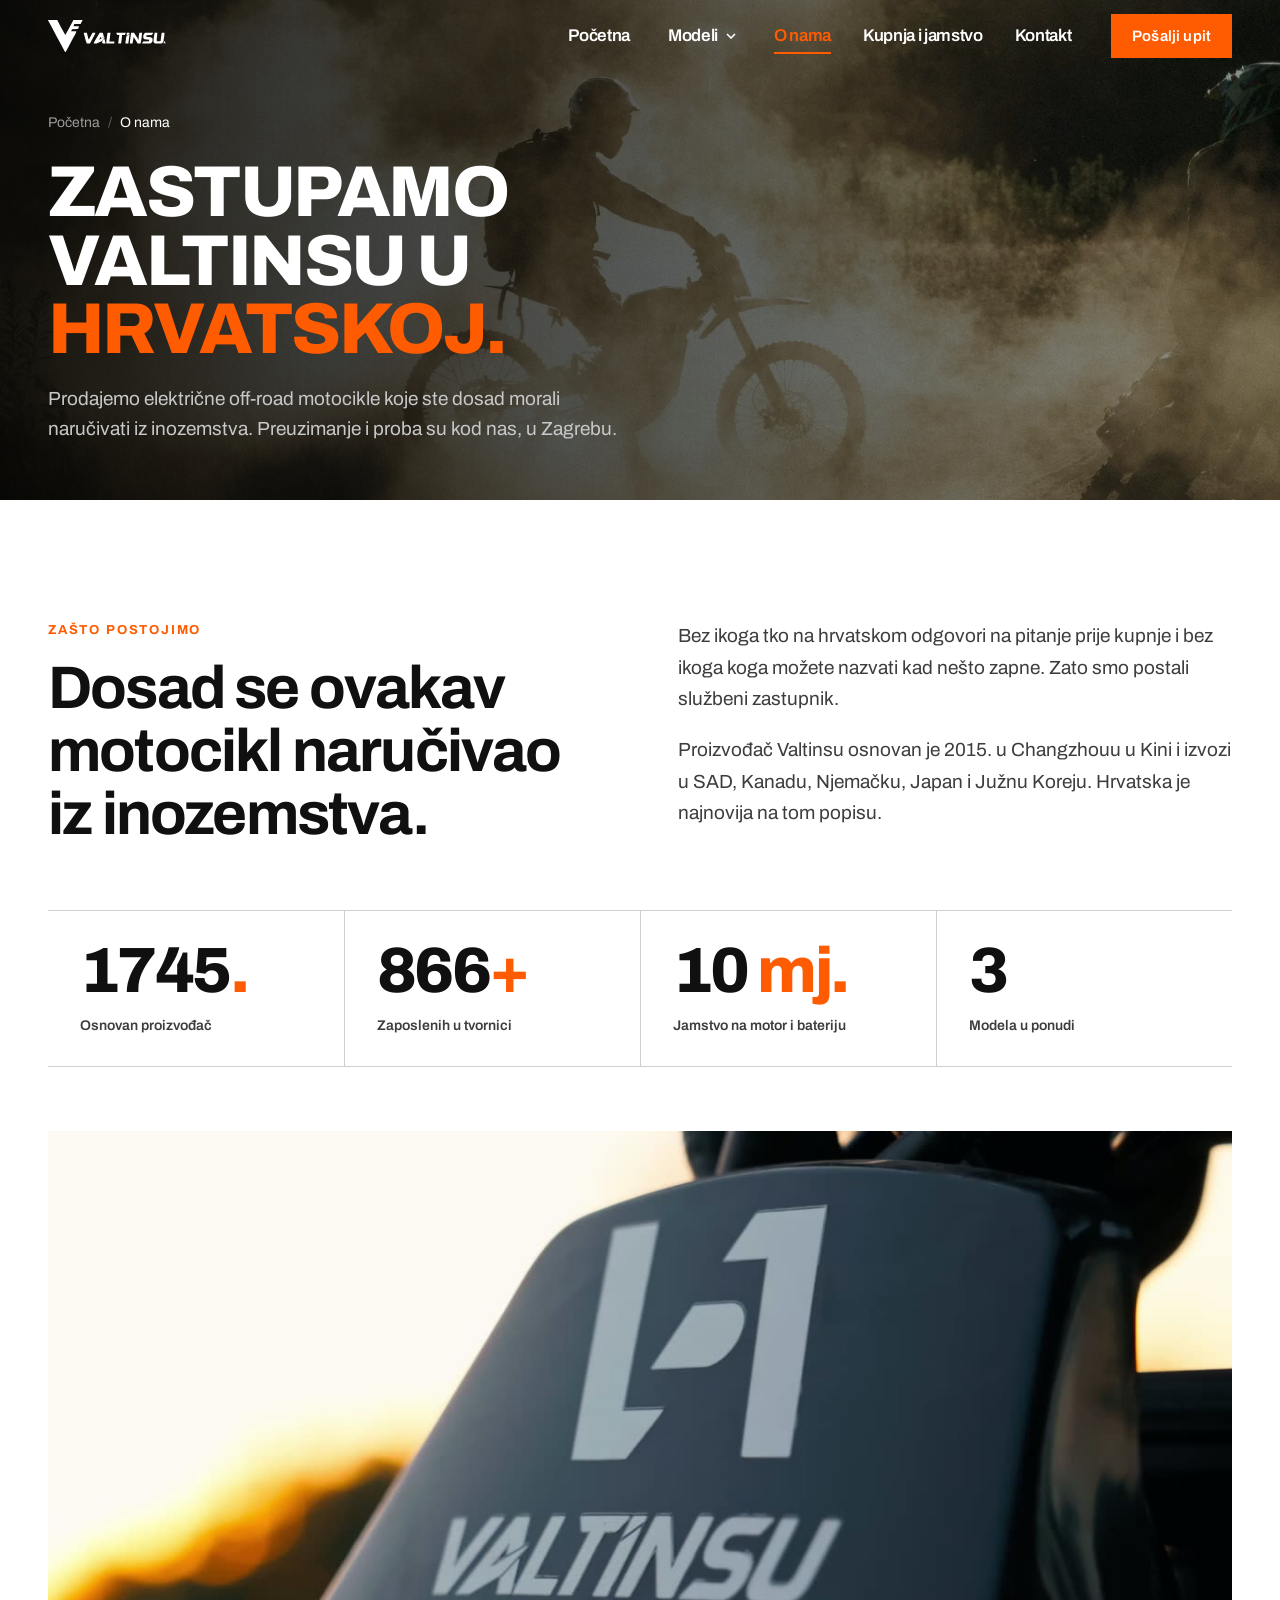
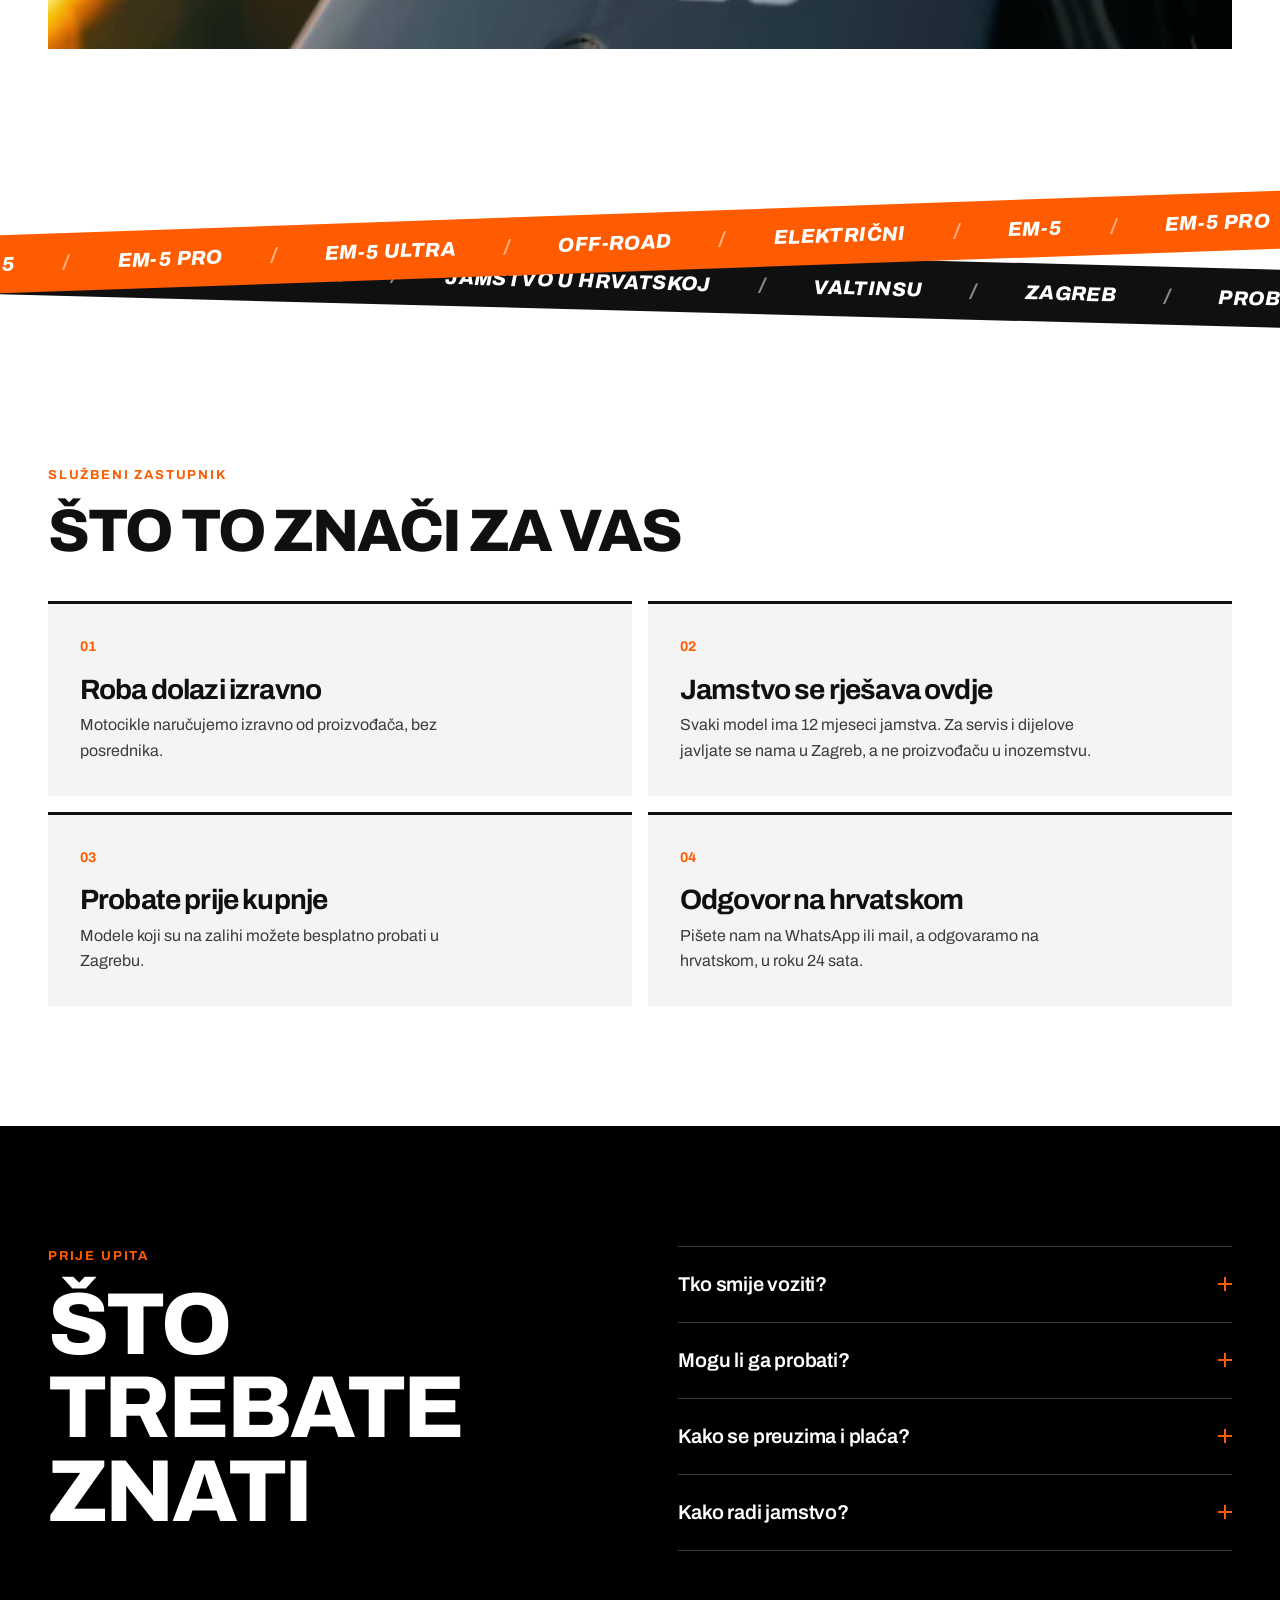
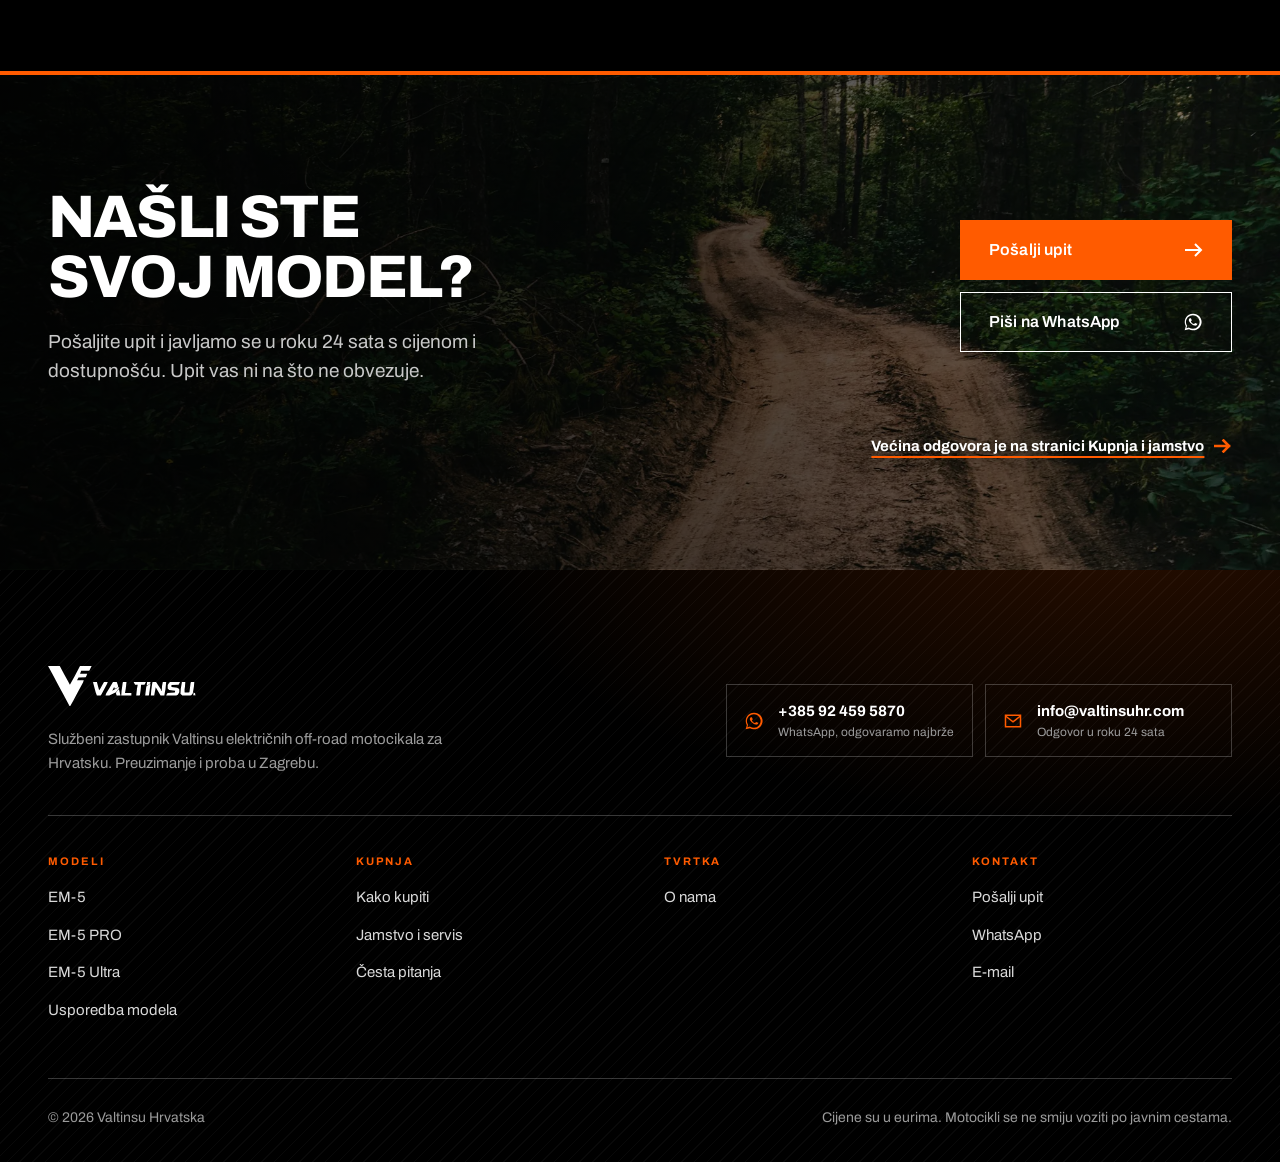
<file: o-nama.html>
<!DOCTYPE html>
<html lang="hr">
<head>
<meta charset="utf-8">
<meta name="viewport" content="width=device-width, initial-scale=1">

<title>O nama | Valtinsu Hrvatska</title>
<meta name="description" content="Službeni zastupnik Valtinsu električnih off-road motocikala za Hrvatsku. O nama i o proizvođaču iz Changzhoua, osnovanom 2015. godine.">

<link rel="canonical" href="https://www.valtinsuhr.com/o-nama">

<meta property="og:type" content="website">
<meta property="og:locale" content="hr_HR">
<meta property="og:site_name" content="Valtinsu Hrvatska">
<meta property="og:title" content="O nama | Valtinsu Hrvatska">
<meta property="og:description" content="Službeni zastupnik Valtinsu električnih off-road motocikala za Hrvatsku.">
<meta property="og:url" content="https://www.valtinsuhr.com/o-nama">
<meta property="og:image" content="https://www.valtinsuhr.com/assets/og-cover.jpg">
<meta name="twitter:card" content="summary_large_image">

<link rel="icon" href="favicon.svg" type="image/svg+xml">
<link rel="icon" href="favicon-32.png" sizes="32x32" type="image/png">
<link rel="apple-touch-icon" href="apple-touch-icon.png">
<meta name="theme-color" content="#000000">

<link rel="preconnect" href="https://fonts.googleapis.com">
<link rel="preconnect" href="https://fonts.gstatic.com" crossorigin>
<link href="https://fonts.googleapis.com/css2?family=Archivo:wght@400;500;600;700;800&display=swap" rel="stylesheet">

<link rel="stylesheet" href="css/style.css">
</head>
<body>

<a class="visually-hidden" href="#main">Preskoči na sadržaj</a>

<header class="site-header" id="siteHeader">
  <div class="shell site-header__inner">
    <a class="brand" href="index.html">
      <span class="brand__logo" aria-hidden="true"></span>
      <span class="brand__text">Valtinsu, početna</span>
    </a>

    <button class="nav-toggle" id="navToggle" aria-expanded="false" aria-controls="nav"
            aria-label="Otvori izbornik"><span></span></button>

    <nav class="nav" id="nav" aria-label="Glavna navigacija">
      <a class="nav__link" href="index.html">Početna</a>

      <div class="nav__item">
        <button class="nav__link nav__sub-toggle" type="button"
                aria-expanded="false" aria-controls="modeliSub">
          Modeli
          <svg class="nav__chev" width="10" height="6" viewBox="0 0 10 6" fill="none" aria-hidden="true"><path d="M1 1l4 4 4-4" stroke="currentColor" stroke-width="1.6"/></svg>
        </button>

        <div class="subnav" id="modeliSub">
          <div class="subnav__inner">
            <div class="subnav__panel">

              <ul class="subnav__list">
                <li>
                  <a class="subnav__link" href="modeli/em-5.html" data-preview="em-5">
                    <span class="subnav__name">EM-5</span>
                    <span class="subnav__pod">2500 W · od 1.399 €</span>
                  </a>
                </li>
                <li>
                  <a class="subnav__link" href="modeli/em-5-pro.html" data-preview="em-5-pro">
                    <span class="subnav__name">EM-5 PRO</span>
                    <span class="subnav__pod">4800 W · od 1.749 €</span>
                  </a>
                </li>
                <li>
                  <a class="subnav__link" href="modeli/em-5-ultra.html" data-preview="em-5-ultra">
                    <span class="subnav__name">EM-5 Ultra</span>
                    <span class="subnav__pod">8000 W · od 1.999 €</span>
                  </a>
                </li>
                <li>
                  <a class="subnav__link" href="modeli.html" data-preview="svi">
                    <span class="subnav__name">Svi modeli</span>
                    <span class="subnav__pod">Usporedba cijele serije</span>
                  </a>
                </li>
              </ul>

              <div class="subnav__preview" aria-hidden="true">
                <div class="subnav__shot is-active" data-shot="em-5">
                  <img src="assets/motori/em-5/EM-5-ELECTRIC-DIRT-BIKE-black-color-Right-side-view-from-front-to-back.webp" alt="" loading="lazy" width="1200" height="900">
                </div>
                <div class="subnav__shot" data-shot="em-5-pro">
                  <img src="assets/motori/em-5-pro/EM-5-PRO-ELECTRIC-DIRT-BIKE-Right-side-view-from-front-to-back.webp" alt="" loading="lazy" width="1200" height="900">
                </div>
                <div class="subnav__shot" data-shot="em-5-ultra">
                  <img src="assets/motori/em-5-ultra/EM-5-ULTRA-02.webp?v=3" alt="" loading="lazy" width="1200" height="900">
                </div>
                <!-- Svi modeli: tri motocikla u kosim isjeccima.
                     Sva tri kadra gledaju u istu stranu i pokazuju
                     prednji dio, jer je isjecak uzak i visok. -->
                <div class="subnav__shot" data-shot="svi">
                  <div class="kosi">
                    <div class="kosi__dio kosi__dio--1">
                      <img src="assets/motori/em-5/EM-5-ELECTRIC-DIRT-BIKE-black-color-Right-side-view-from-front-to-back.webp" alt="" loading="lazy" width="1200" height="900">
                    </div>
                    <div class="kosi__dio kosi__dio--2">
                      <img src="assets/motori/em-5-pro/EM-5-PRO-ELECTRIC-DIRT-BIKE-Right-side-view-from-front-to-back.webp" alt="" loading="lazy" width="1200" height="900">
                    </div>
                    <div class="kosi__dio kosi__dio--3">
                      <img src="assets/motori/em-5-pro/EM-5-PRO-ELECTRIC-DIRT-BIKE-green-color-Right-side-view-from-front-to-back.webp" alt="" loading="lazy" width="1200" height="900">
                    </div>
                  </div>
                </div>
              </div>

            </div>
          </div>
        </div>
      </div>

      <a class="nav__link" href="o-nama.html" aria-current="page">O nama</a>
      <a class="nav__link" href="kupnja.html">Kupnja i jamstvo</a>
      <a class="nav__link" href="kontakt.html">Kontakt</a>
    </nav>

    <a class="btn btn--primary header__cta" href="kontakt.html">Pošalji upit</a>
  </div>
</header>

<main id="main">

  <!-- ===================== HERO ===================== -->
  <section class="on-hero">
    <div class="shell">
      <ol class="crumbs">
        <li><a href="index.html">Početna</a></li>
        <li><span aria-current="page">O nama</span></li>
      </ol>
      <h1>Zastupamo Valtinsu u <span>Hrvatskoj.</span></h1>
      <p class="on-hero__lead">
        Prodajemo električne off-road motocikle koje ste dosad morali
        naručivati iz inozemstva. Preuzimanje i proba su
        kod nas, u Zagrebu.
      </p>
    </div>
  </section>
  <!-- ===================== PRIČA ===================== -->
  <section class="section on-prica" aria-labelledby="prica-naslov">
    <div class="shell">
      <div class="on-split reveal">
        <div>
          <p class="on-label">Zašto postojimo</p>
          <h2 id="prica-naslov">Dosad se ovakav motocikl naručivao iz inozemstva.</h2>
        </div>
        <div class="on-split__tekst">
          <p>
            Bez ikoga tko na hrvatskom odgovori na pitanje prije kupnje
            i bez ikoga koga možete nazvati kad nešto zapne. Zato smo
            postali službeni zastupnik.
          </p>
          <p>
            Proizvođač Valtinsu osnovan je 2015. u Changzhouu u Kini i
            izvozi u SAD, Kanadu, Njemačku, Japan i Južnu Koreju.
            Hrvatska je najnovija na tom popisu.
          </p>
        </div>
      </div>

      <ul class="on-stat on-stat--prica reveal">
        <li><b data-broji="2015">2015<i>.</i></b><span>Osnovan proizvođač</span></li>
        <li><b data-broji="1000">1000<i>+</i></b><span>Zaposlenih u tvornici</span></li>
        <li><b data-broji="12">12<i> mj.</i></b><span>Jamstvo na motor i bateriju</span></li>
        <li><b data-broji="3">3</b><span>Modela u ponudi</span></li>
      </ul>

      <!-- PODSJETNIK, ne brisati:
           Ovdje ide tekst o samom obrtu: kada je osnovan, tko ga vodi,
           otkud interes za elektricne motocikle. Tri do pet recenica.
           Ceka se od klijenta. Uz to i prava fotografija umjesto videa. -->

      <div class="on-video reveal">
        <video autoplay muted loop playsinline preload="metadata"
               poster="assets/video/hero-poster.jpg" aria-hidden="true">
          <source src="assets/video/hero.mp4" type="video/mp4">
        </video>
      </div>
    </div>
  </section>

  <!-- ===================== TRAKE ===================== -->
  <div class="on-trake" aria-hidden="true">
    <div class="on-traka on-traka--nar">
      <div class="on-traka__niz">
        <span>EM-5</span><span>EM-5 PRO</span><span>EM-5 Ultra</span><span>Off-road</span><span>Električni</span><span>EM-5</span><span>EM-5 PRO</span><span>EM-5 Ultra</span><span>Off-road</span><span>Električni</span><span>EM-5</span><span>EM-5 PRO</span><span>EM-5 Ultra</span><span>Off-road</span><span>Električni</span><span>EM-5</span><span>EM-5 PRO</span><span>EM-5 Ultra</span><span>Off-road</span><span>Električni</span><span>EM-5</span><span>EM-5 PRO</span><span>EM-5 Ultra</span><span>Off-road</span><span>Električni</span><span>EM-5</span><span>EM-5 PRO</span><span>EM-5 Ultra</span><span>Off-road</span><span>Električni</span>
      </div>
    </div>
    <div class="on-traka on-traka--bijela">
      <div class="on-traka__niz">
        <span>Zagreb</span><span>Probna vožnja</span><span>Jamstvo u Hrvatskoj</span><span>Valtinsu</span><span>Zagreb</span><span>Probna vožnja</span><span>Jamstvo u Hrvatskoj</span><span>Valtinsu</span><span>Zagreb</span><span>Probna vožnja</span><span>Jamstvo u Hrvatskoj</span><span>Valtinsu</span><span>Zagreb</span><span>Probna vožnja</span><span>Jamstvo u Hrvatskoj</span><span>Valtinsu</span><span>Zagreb</span><span>Probna vožnja</span><span>Jamstvo u Hrvatskoj</span><span>Valtinsu</span><span>Zagreb</span><span>Probna vožnja</span><span>Jamstvo u Hrvatskoj</span><span>Valtinsu</span>
      </div>
    </div>
  </div>

  <!-- ===================== ŠTO DOBIJETE ===================== -->
  <section class="section on-vrijednosti" aria-labelledby="zastupnik-naslov">
    <div class="shell">
      <div class="on-glava reveal">
        <div>
          <p class="on-label">Službeni zastupnik</p>
          <h2 id="zastupnik-naslov">Što to znači za vas</h2>
        </div>
      </div>

      <ol class="on-kartice reveal">
        <li>
          <h3>Roba dolazi izravno</h3>
          <p>Motocikle naručujemo izravno od proizvođača, bez posrednika.</p>
        </li>
        <li>
          <h3>Jamstvo se rješava ovdje</h3>
          <p>Svaki model ima 12 mjeseci jamstva. Za servis i dijelove javljate se nama u Zagreb, a ne proizvođaču u inozemstvu.</p>
        </li>
        <li>
          <h3>Probate prije kupnje</h3>
          <p>Modele koji su na zalihi možete besplatno probati u Zagrebu.</p>
        </li>
        <li>
          <h3>Odgovor na hrvatskom</h3>
          <p>Pišete nam na WhatsApp ili mail, a odgovaramo na hrvatskom, u roku 24 sata.</p>
        </li>
      </ol>
    </div>
  </section>

  <!-- ===================== PRIJE KUPNJE ===================== -->
  <section class="section on-prije" aria-labelledby="prije-naslov">
    <div class="shell on-split">
      <div class="reveal">
        <p class="on-label">Prije upita</p>
        <h2 id="prije-naslov" class="on-veliki">Što trebate znati</h2>
      </div>

      <div class="faq reveal">
        <details class="faq__item">
          <summary class="faq__q">
            Tko smije voziti?
            <span class="faq__sign" aria-hidden="true"></span>
          </summary>
          <div class="faq__a"><div class="faq__a-inner">
            <p>Svi modeli od 13 godina. Najveća nosivost je 130 kg.</p>
            <p>Motocikli nisu odobreni za vožnju po cesti. Voze se samo na privatnom zemljištu i terenu uz dopuštenje vlasnika.</p>
          </div></div>
        </details>

        <details class="faq__item">
          <summary class="faq__q">
            Mogu li ga probati?
            <span class="faq__sign" aria-hidden="true"></span>
          </summary>
          <div class="faq__a"><div class="faq__a-inner">
            <p>Da, besplatno, u Zagrebu. Označite probnu vožnju u upitu pa dogovorimo termin.</p>
          </div></div>
        </details>

        <details class="faq__item">
          <summary class="faq__q">
            Kako se preuzima i plaća?
            <span class="faq__sign" aria-hidden="true"></span>
          </summary>
          <div class="faq__a"><div class="faq__a-inner">
            <p>Zasad samo osobno, u Zagrebu, uz plaćanje gotovinom. Dostavu po cijeloj Hrvatskoj uvodimo uskoro.</p>
            <p>Motocikl dolazi u kutiji. Preuzmete ga takvog ili ga sastavimo mi uz doplatu. Cijenu sastavljanja javljamo u odgovoru na upit.</p>
          </div></div>
        </details>

        <details class="faq__item">
          <summary class="faq__q">
            Kako radi jamstvo?
            <span class="faq__sign" aria-hidden="true"></span>
          </summary>
          <div class="faq__a"><div class="faq__a-inner">
            <p>12 mjeseci na okvir, bateriju, motor i regulator (elektroniku koja upravlja motorom). Rješava se kod nas u Zagrebu.</p>
            <p>Ne pokriva potrošne dijelove (gume, pločice, lanac, žarulje) ni štetu od preopterećenja, potapanja i modifikacija.</p>
          </div></div>
        </details>
      </div>
    </div>
  </section>

  <!-- ===================== CTA ===================== -->
  <section class="on-cta" aria-labelledby="cta-naslov">
    <div class="shell on-cta__inner reveal">
      <div>
        <h2 id="cta-naslov">Našli ste svoj model?</h2>
        <p class="on-cta__tekst">Pošaljite upit i javljamo se u roku 24 sata s cijenom i dostupnošću. Upit vas ni na što ne obvezuje.</p>
      </div>
      <div class="on-cta__tipke">
        <a class="btn btn--primary" href="kontakt.html">
          Pošalji upit
          <svg class="btn__strelica" width="18" height="14" viewBox="0 0 18 14" fill="none" aria-hidden="true"><path d="M0 7h16M10 1l6 6-6 6" stroke="currentColor" stroke-width="2"/></svg>
        </a>
        <a class="btn btn--outline" href="https://wa.me/385924595870" rel="noopener">
          Piši na WhatsApp
          <svg class="btn__ikona" width="20" height="20" viewBox="0 0 24 24" fill="currentColor" aria-hidden="true"><path d="M12 2a10 10 0 0 0-8.6 15L2 22l5.2-1.4A10 10 0 1 0 12 2Zm0 18.2c-1.6 0-3.2-.4-4.5-1.3l-.3-.2-3.1.8.8-3-.2-.3A8.2 8.2 0 1 1 12 20.2Zm4.5-6.1c-.2-.1-1.5-.7-1.7-.8-.2-.1-.4-.1-.6.1l-.8 1c-.1.2-.3.2-.5.1a6.7 6.7 0 0 1-3.3-2.9c-.1-.2 0-.4.1-.5l.4-.5c.1-.2.2-.3.3-.5v-.5l-.8-1.8c-.2-.5-.4-.4-.6-.4h-.5c-.2 0-.5.1-.7.3-.9.9-1.1 2.1-.5 3.4a11 11 0 0 0 4.6 4.6c1.9.8 2.6.7 3.4.6.5-.1 1.5-.6 1.7-1.2.2-.6.2-1.1.1-1.2Z"/></svg>
        </a>
      </div>
      <a class="on-cta__prije" href="kupnja.html">Većina odgovora je na stranici Kupnja i jamstvo <span class="on-cta__strelica"><svg width="18" height="14" viewBox="0 0 18 14" fill="none" aria-hidden="true"><path d="M0 7h15M9.5 1.5 15 7l-5.5 5.5" stroke="currentColor" stroke-width="2.6" stroke-linecap="square"/></svg></span></a>
    </div>
  </section>

</main>

<footer class="site-footer">
  <div class="shell">

    <!-- Gornji red: tko smo i kako nas najbrze dobiti. -->
    <div class="footer__vrh">
      <div class="footer__brand">
        <span class="brand brand--footer">
          <span class="brand__logo" aria-hidden="true"></span>
          <span class="brand__text">Valtinsu</span>
        </span>
        <p>Službeni zastupnik Valtinsu električnih off-road motocikala za Hrvatsku. Preuzimanje i proba u Zagrebu.</p>
      </div>

      <div class="footer__kontakt">
        <a class="footer__veza" href="https://wa.me/385924595870" rel="noopener">
          <svg width="20" height="20" viewBox="0 0 24 24" fill="currentColor" aria-hidden="true"><path d="M12 2a10 10 0 0 0-8.6 15L2 22l5.2-1.4A10 10 0 1 0 12 2Zm0 18.2c-1.6 0-3.2-.4-4.5-1.3l-.3-.2-3.1.8.8-3-.2-.3A8.2 8.2 0 1 1 12 20.2Zm4.5-6.1c-.2-.1-1.5-.7-1.7-.8-.2-.1-.4-.1-.6.1l-.8 1c-.1.2-.3.2-.5.1a6.7 6.7 0 0 1-3.3-2.9c-.1-.2 0-.4.1-.5l.4-.5c.1-.2.2-.3.3-.5v-.5l-.8-1.8c-.2-.5-.4-.4-.6-.4h-.5c-.2 0-.5.1-.7.3-.9.9-1.1 2.1-.5 3.4a11 11 0 0 0 4.6 4.6c1.9.8 2.6.7 3.4.6.5-.1 1.5-.6 1.7-1.2.2-.6.2-1.1.1-1.2Z"/></svg>
          <span><b>+385 92 459 5870</b><i>WhatsApp, odgovaramo najbrže</i></span>
        </a>
        <a class="footer__veza" href="mailto:info@valtinsuhr.com">
          <svg width="20" height="20" viewBox="0 0 24 24" fill="none" aria-hidden="true"><path d="M3 5h18v14H3z" stroke="currentColor" stroke-width="1.8"/><path d="M3 6l9 7 9-7" stroke="currentColor" stroke-width="1.8"/></svg>
          <span><b>info@valtinsuhr.com</b><i>Odgovor u roku 24 sata</i></span>
        </a>
      </div>
    </div>

    <div class="footer__grid">
      <div class="footer__col">
        <h3>Modeli</h3>
        <ul>
          <li><a href="modeli/em-5.html">EM-5</a></li>
          <li><a href="modeli/em-5-pro.html">EM-5 PRO</a></li>
          <li><a href="modeli/em-5-ultra.html">EM-5 Ultra</a></li>
          <li><a href="modeli.html">Usporedba modela</a></li>
        </ul>
      </div>

      <div class="footer__col">
        <h3>Kupnja</h3>
        <ul>
          <li><a href="kupnja.html#koraci-naslov">Kako kupiti</a></li>
          <li><a href="kupnja.html#jamstvo-naslov">Jamstvo i servis</a></li>
          <li><a href="kupnja.html#pitanja-naslov">Česta pitanja</a></li>
        </ul>
      </div>

      <div class="footer__col">
        <h3>Tvrtka</h3>
        <ul>
          <li><a href="o-nama.html">O nama</a></li>
          <!-- PODSJETNIK: stranica Uvjeti i privatnost jos ne postoji. -->
        </ul>
      </div>

      <div class="footer__col">
        <h3>Kontakt</h3>
        <ul>
          <li><a href="kontakt.html">Pošalji upit</a></li>
          <li><a href="https://wa.me/385924595870" rel="noopener">WhatsApp</a></li>
          <li><a href="mailto:info@valtinsuhr.com">E-mail</a></li>
        </ul>
      </div>
    </div>

    <div class="footer__legal">
      <!-- PODSJETNIK: naziv obrta i OIB su zakonska obveza, dodati cim stignu. -->
      <p>&copy; 2026 Valtinsu Hrvatska</p>
      <p class="footer__sitno">Cijene su u eurima. Motocikli se ne smiju voziti po javnim cestama.</p>
    </div>
  </div>
</footer>

<!-- Slanje obrazaca. Ovdje se upisuje kljuc servisa za mail. -->
<script src="js/obrazac.js"></script>
<script src="js/script.js"></script>
<!-- Dostupnost modela. Jedina datoteka koja se mijenja kad se
     promijeni zaliha. Ide zadnja, da moze pregaziti
     pretpunjavanje modela iz poveznice. -->
<script src="js/dostupnost.js"></script>
</body>
</html>
</file>
<file: css/style.css>
/* ==========================================================================
   VALTINSU HR - design system
   MOBILE FIRST. Bazni stil je mobitel; sve nadogradnje idu kroz min-width.
   Jedan font, nula zaobljenja.
   Crna / bijela / siva su kostur. Narancasta je iskljucivo akcent.
   ========================================================================== */

/* --- Tokeni ------------------------------------------------------------- */

:root {
  /* Boje */
  --ink:        #101010;   /* glavni tekst, tamne plohe */
  --ink-pure:   #000000;   /* hero, full-bleed crne sekcije */
  --paper:      #ffffff;
  --grey-05:    #f4f4f4;   /* svijetla sekcija */
  --grey-45:    #7d7d7d;   /* sekundarni tekst */
  --grey-70:    #3d3d3d;   /* tijelo teksta na bijelom */

  /* Linije. Jace nego prije - separacija mora biti citljiva na mobitelu. */
  --rule:        #cfcfcf;              /* djeljitelj na svijetlom */
  --rule-strong: var(--ink);           /* okvir sekcije */
  --rule-dark:   rgba(255,255,255,.22);/* djeljitelj na tamnom */

  --orange:       #ff5b00;
  --orange-hover: #e64f00;
  --orange-dim:   rgba(255, 91, 0, .12);

  /* Tipografija */
  --font: "Archivo", "Helvetica Neue", Helvetica, Arial, sans-serif;

  /* Tezine.
     600 nosi sve sto mora upasti u oko: naslove, nav, tipke, linkove.
     500 je za sitne verzalne labele - na 600 se uppercase pretvori u mrlju.
     400 samo za recenice. */
  --w-solid: 600;
  --w-label: 500;
  --w-text:  400;

  /* Fluidne velicine - clamp skalira od mobitela prema gore, bez upita */
  --t-display: clamp(2.5rem, 1.1rem + 6vw, 5.5rem);
  --t-h1:      clamp(2rem, 1.2rem + 3.6vw, 3.75rem);
  --t-h2:      clamp(1.625rem, 1.1rem + 2.4vw, 2.75rem);
  --t-h3:      clamp(1.375rem, 1.15rem + .9vw, 1.75rem);
  --t-lead:    clamp(1rem, .95rem + .35vw, 1.1875rem);
  --t-body:    1rem;
  --t-small:   .875rem;
  --t-micro:   .6875rem;

  /* Ritam */
  --gutter:   1.25rem;
  --shell:    1440px;
  --section:  4rem;
  --header-h: 4rem;   /* traze je zaglavlje, izbornik i padajuca ploca */

  /* Kretanje */
  --ease: cubic-bezier(.22, .61, .36, 1);
  --fast: .2s var(--ease);
  --slow: .45s var(--ease);
}

@media (min-width: 640px) {
  :root { --gutter: 2rem; --section: 5.5rem; }
}
@media (min-width: 1000px) {
  :root { --gutter: 3rem; --section: 7.5rem; --header-h: 4.5rem; }
}
@media (min-width: 1360px) {
  :root { --gutter: 4rem; --section: 9rem; }
}

/* --- Reset -------------------------------------------------------------- */

*, *::before, *::after { box-sizing: border-box; }

html {
  -webkit-text-size-adjust: 100%;
  scroll-behavior: smooth;
}

body {
  margin: 0;
  background: var(--paper);
  color: var(--ink);
  font-family: var(--font);
  font-size: var(--t-body);
  font-weight: var(--w-text);
  line-height: 1.6;
  -webkit-font-smoothing: antialiased;
  -moz-osx-font-smoothing: grayscale;
}

img, video, svg { display: block; max-width: 100%; }
button { font: inherit; color: inherit; }

h1, h2, h3, h4, p, figure, ul, ol { margin: 0; }
ul, ol { padding: 0; list-style: none; }

/* Naslovi: puna tezina + negativan tracking.
   To je razlika izmedju "mrsavo" i "cvrsto". */
h1, h2, h3, h4 {
  font-weight: var(--w-solid);
  line-height: 1.06;
  letter-spacing: -.03em;
  text-wrap: balance;
}

a { color: inherit; text-decoration: none; }

/* Oznaceni tekst preuzima narancastu. Bijela slova preko nje drze
   kontrast i na svijetlim i na tamnim sekcijama. */
::selection      { background: var(--orange); color: var(--paper); }
::-moz-selection { background: var(--orange); color: var(--paper); }

:focus-visible {
  outline: 2px solid var(--orange);
  outline-offset: 3px;
}

@media (prefers-reduced-motion: reduce) {
  html { scroll-behavior: auto; }
  *, *::before, *::after {
    animation-duration: .01ms !important;
    transition-duration: .01ms !important;
  }
}

/* --- Pomocne klase ------------------------------------------------------ */

.shell {
  width: 100%;
  max-width: var(--shell);
  margin-inline: auto;
  padding-inline: var(--gutter);
}

.section { padding-block: var(--section); }
.section--dark { background: var(--ink-pure); color: var(--paper); }
.section--grey { background: var(--grey-05); }

/* Bez razmaka gore - sadrzaj sjeda odmah ispod prethodne sekcije */
.section--flush { padding-top: 0; }
/* Mreza modela na pocetnoj zavrsava crtom, pa prazan pojas ispod nje
   samo produljuje stranicu prije tamne sekcije. */
.section--flush:has(.model-grid) { padding-bottom: 0; }

.lead {
  font-size: var(--t-lead);
  line-height: 1.55;
  color: var(--grey-70);
  max-width: 48ch;
}
.section--dark .lead { color: #b4b4b4; }

.visually-hidden {
  position: absolute; width: 1px; height: 1px;
  margin: -1px; padding: 0; overflow: hidden;
  clip: rect(0 0 0 0); white-space: nowrap; border: 0;
}

/* --- Tipke -------------------------------------------------------------- */
/* Kvadratne. Bez sjena, bez gradijenata. Tezina 500. */

.btn {
  display: inline-flex;
  align-items: center;
  justify-content: center;
  gap: .625rem;
  width: 100%;                 /* mobile: puna sirina */
  min-height: 3.25rem;
  padding: 0 1.75rem;
  border: 1px solid transparent;
  border-radius: 0;
  background: none;
  font-size: .9375rem;
  font-weight: var(--w-solid);
  letter-spacing: .01em;
  cursor: pointer;
  transition: background var(--fast), color var(--fast), border-color var(--fast);
}

@media (min-width: 560px) {
  .btn { width: auto; min-height: 3rem; }
}

/* Hover: kosa ploha proleti preko tipke s lijeva, isti nagib kao oznaka
   "Stize". Ploha je ::before ispod teksta (isolation drzi z-index -1
   unutar tipke). Strelica i ikona se malo pomaknu, klik lagano utisne. */
.btn--primary,
.btn--outline {
  position: relative;
  overflow: hidden;
  isolation: isolate;
  transition: color .25s var(--ease), border-color .25s var(--ease),
              transform .15s var(--ease);
}
.btn--primary::before,
.btn--outline::before {
  content: "";
  position: absolute;
  inset: 0 -20%;
  z-index: -1;
  transform: translateX(-105%) skewX(-20deg);
  transition: transform .45s cubic-bezier(.7, 0, .2, 1);
}
.btn--primary:hover::before,
.btn--outline:hover::before { transform: translateX(0) skewX(-20deg); }
.btn--primary:active,
.btn--outline:active { transform: scale(.97); }

.btn--primary { background-color: var(--orange); color: var(--paper); }
.btn--primary::before { background: var(--ink); }

.btn--outline { border-color: currentColor; color: var(--ink); }
.btn--outline::before { background: var(--orange); }
.btn--outline:hover { border-color: var(--orange); color: var(--paper); }

.btn svg { flex: 0 0 auto; transition: transform .3s var(--ease); }
.btn:hover .btn__strelica { transform: translateX(5px); }
.btn:hover .btn__ikona { transform: rotate(-12deg) scale(1.1); }

@media (prefers-reduced-motion: reduce) {
  .btn--primary::before, .btn--outline::before { transition: none; }
  .btn:hover svg { transform: none; }
}
.section--dark .btn--outline,
.hero .btn--outline { color: var(--paper); }

/* Tekstualni link sa strelicom - nosi navigaciju po sadrzaju */
.link-arrow {
  display: inline-flex;
  align-items: center;
  gap: .5rem;
  padding-block: .35rem;
  font-size: .9375rem;
  font-weight: var(--w-solid);
  transition: color var(--fast), gap var(--fast);
}
.link-arrow:hover { color: var(--orange); gap: .875rem; }

/* Isti oblik i kad je gumb, ne poveznica. Lista cekanja otvara prozorcic,
   pa mora biti <button>, a preglednik bi mu inace dao okvir i pozadinu. */
button.link-arrow {
  border: 0;
  background: none;
  padding-inline: 0;
  color: inherit;
  font-family: inherit;
  cursor: pointer;
}
/* Strelica se crta u CSS-u, jer u gumbu nema SVG-a iz HTML-a. */
button.link-arrow::after {
  content: "";
  width: 14px;
  height: 10px;
  background: currentColor;
  -webkit-mask: url("data:image/svg+xml,%3Csvg xmlns='http://www.w3.org/2000/svg' viewBox='0 0 14 10'%3E%3Cpath d='M9 1l4 4-4 4M13 5H0' fill='none' stroke='%23000' stroke-width='1.4'/%3E%3C/svg%3E") no-repeat center / contain;
          mask: url("data:image/svg+xml,%3Csvg xmlns='http://www.w3.org/2000/svg' viewBox='0 0 14 10'%3E%3Cpath d='M9 1l4 4-4 4M13 5H0' fill='none' stroke='%23000' stroke-width='1.4'/%3E%3C/svg%3E") no-repeat center / contain;
}

/* --- Zaglavlje ---------------------------------------------------------- */

.site-header {
  position: fixed;
  inset: 0 0 auto 0;
  z-index: 100;
  color: var(--paper);
  border-bottom: 1px solid transparent;
  transition: background var(--slow), color var(--slow), border-color var(--slow);
}

/* Bijela traka nakon scrolla - i dok je padajuci izbornik otvoren,
   inace bi bijela ploca visjela iz prozirne trake. */
.site-header.is-stuck,
.site-header.has-sub-open {
  background: var(--paper);
  color: var(--ink);
  border-bottom-color: var(--rule);
}

.site-header__inner {
  display: flex;
  align-items: center;
  gap: 1rem;
  height: var(--header-h);
}

.brand {
  display: inline-flex;
  align-items: center;
  gap: .625rem;
  font-size: 1rem;
  font-weight: var(--w-solid);
  letter-spacing: .22em;
  text-transform: uppercase;
  white-space: nowrap;
}

/* Logo ide kao CSS maska, ne kao <img>.
   Time poprima boju teksta: bijel na prozirnom zaglavlju, crn na bijeloj
   traci nakon scrolla, bijel u podnozju. Jedna definicija, bez zamjene.
   SVG je ugraden kao data URI jer vanjski SVG kao maska ne radi kad se
   stranica otvori dvoklikom, preko file:// protokola. */
.brand__logo {
  display: block;
  height: 1.75rem;
  aspect-ratio: 395 / 107;      /* stvarni omjer lockupa */
  background-color: currentColor;
  -webkit-mask: url("data:image/svg+xml,%3Csvg xmlns='http://www.w3.org/2000/svg' viewBox='0 0 395 107'%3E%3Cg fill='%23000'%3E%3Cpath d='M0,0 L31,0 L43,23 L53,41 L58,50 L71,27 L85,0 L116,0 L110,12 L109,13 L88,13 L86,19 L85,21 L104,21 L102,27 L100,30 L81,31 L77,38 L95,38 L93,44 L80,68 L68,91 L59,107 L57,107 L41,77 L29,55 L11,21 L0,1 Z ' transform='translate(0,0)'/%3E%3Cpath d='M0,0 L10,0 L16,22 L19,18 L29,0 L39,0 L37,5 L22,33 L20,36 L10,36 L7,28 L0,2 Z ' transform='translate(120,43)'/%3E%3Cpath d='M0,0 L10,0 L13,8 L14,14 L5,18 L3,13 L-2,23 L15,14 L17,15 L8,27 L-10,36 L-20,36 L-18,30 L-9,15 Z ' transform='translate(173,43)'/%3E%3Cpath d='M0,0 L9,0 L7,18 L5,29 L22,29 L22,36 L-5,36 L-4,23 L-1,1 Z ' transform='translate(200,43)'/%3E%3Cpath d='M0,0 L33,0 L29,7 L20,7 L19,19 L17,34 L16,36 L7,36 L9,18 L11,7 L4,7 Z ' transform='translate(228,43)'/%3E%3Cpath d='M0,0 L9,0 L9,3 L1,9 L-1,9 Z ' transform='translate(264,43)'/%3E%3Cpath d='M0,0 L9,0 L15,9 L22,20 L22,23 L24,23 L25,10 L27,0 L36,0 L34,19 L31,36 L21,36 L8,14 L4,36 L-5,36 L-4,23 L-1,1 Z ' transform='translate(279,43)'/%3E%3Cpath d='M0,0 L27,0 L23,7 L4,8 L4,13 L19,15 L24,18 L25,20 L25,27 L21,34 L17,36 L-10,36 L-8,31 L-6,29 L13,28 L14,23 L-2,21 L-6,17 L-6,8 L-3,3 Z ' transform='translate(325,43)'/%3E%3Cpath d='M0,0 L9,0 L8,13 L7,19 L7,27 L8,28 L17,28 L20,27 L23,3 L24,0 L33,0 L32,12 L29,30 L25,35 L22,36 L1,36 L-4,31 L-3,17 Z ' transform='translate(357,43)'/%3E%3Cpath d='M0,0 L2,1 L-2,30 L-3,31 L-12,31 L-9,7 Z ' transform='translate(271,48)'/%3E%3Cpath d='M0,0 L2,0 L6,16 L-4,16 L-6,11 L-5,7 Z ' transform='translate(187,63)'/%3E%3Cpath d='M0,0 L4,2 L5,8 L2,7 L-1,7 L0,3 Z M2,3 Z ' transform='translate(388,71)'/%3E%3C/g%3E%3C/svg%3E") left center / contain no-repeat;
          mask: url("data:image/svg+xml,%3Csvg xmlns='http://www.w3.org/2000/svg' viewBox='0 0 395 107'%3E%3Cg fill='%23000'%3E%3Cpath d='M0,0 L31,0 L43,23 L53,41 L58,50 L71,27 L85,0 L116,0 L110,12 L109,13 L88,13 L86,19 L85,21 L104,21 L102,27 L100,30 L81,31 L77,38 L95,38 L93,44 L80,68 L68,91 L59,107 L57,107 L41,77 L29,55 L11,21 L0,1 Z ' transform='translate(0,0)'/%3E%3Cpath d='M0,0 L10,0 L16,22 L19,18 L29,0 L39,0 L37,5 L22,33 L20,36 L10,36 L7,28 L0,2 Z ' transform='translate(120,43)'/%3E%3Cpath d='M0,0 L10,0 L13,8 L14,14 L5,18 L3,13 L-2,23 L15,14 L17,15 L8,27 L-10,36 L-20,36 L-18,30 L-9,15 Z ' transform='translate(173,43)'/%3E%3Cpath d='M0,0 L9,0 L7,18 L5,29 L22,29 L22,36 L-5,36 L-4,23 L-1,1 Z ' transform='translate(200,43)'/%3E%3Cpath d='M0,0 L33,0 L29,7 L20,7 L19,19 L17,34 L16,36 L7,36 L9,18 L11,7 L4,7 Z ' transform='translate(228,43)'/%3E%3Cpath d='M0,0 L9,0 L9,3 L1,9 L-1,9 Z ' transform='translate(264,43)'/%3E%3Cpath d='M0,0 L9,0 L15,9 L22,20 L22,23 L24,23 L25,10 L27,0 L36,0 L34,19 L31,36 L21,36 L8,14 L4,36 L-5,36 L-4,23 L-1,1 Z ' transform='translate(279,43)'/%3E%3Cpath d='M0,0 L27,0 L23,7 L4,8 L4,13 L19,15 L24,18 L25,20 L25,27 L21,34 L17,36 L-10,36 L-8,31 L-6,29 L13,28 L14,23 L-2,21 L-6,17 L-6,8 L-3,3 Z ' transform='translate(325,43)'/%3E%3Cpath d='M0,0 L9,0 L8,13 L7,19 L7,27 L8,28 L17,28 L20,27 L23,3 L24,0 L33,0 L32,12 L29,30 L25,35 L22,36 L1,36 L-4,31 L-3,17 Z ' transform='translate(357,43)'/%3E%3Cpath d='M0,0 L2,1 L-2,30 L-3,31 L-12,31 L-9,7 Z ' transform='translate(271,48)'/%3E%3Cpath d='M0,0 L2,0 L6,16 L-4,16 L-6,11 L-5,7 Z ' transform='translate(187,63)'/%3E%3Cpath d='M0,0 L4,2 L5,8 L2,7 L-1,7 L0,3 Z M2,3 Z ' transform='translate(388,71)'/%3E%3C/g%3E%3C/svg%3E") left center / contain no-repeat;
}

@media (min-width: 1000px) {
  .brand__logo { height: 2rem; }
}

.brand--footer .brand__logo { height: 2.5rem; }

/* Naziv je u DOM-u skriven i sluzi kao pristupacno ime poveznice.
   Ako preglednik ne podrzava maske, logo se sklanja a naziv se pokaze. */
.brand__text {
  position: absolute; width: 1px; height: 1px;
  margin: -1px; padding: 0; overflow: hidden;
  clip: rect(0 0 0 0); white-space: nowrap; border: 0;
}

@supports not ((-webkit-mask-image: url("#")) or (mask-image: url("#"))) {
  .brand__logo { display: none; }
  .brand__text {
    position: static; width: auto; height: auto;
    margin: 0; overflow: visible; clip: auto;
    letter-spacing: .22em;
    text-transform: uppercase;
  }
}

/* Hamburger - bazno stanje je mobitel, dakle vidljiv */
.nav-toggle {
  display: flex;
  align-items: center;
  justify-content: center;
  margin-left: auto;
  width: 2.75rem; height: 2.75rem;
  border: 0; background: none; cursor: pointer;
}
.nav-toggle span {
  display: block; position: relative;
  width: 20px; height: 2px; background: currentColor;
  transition: background var(--fast);
}
.nav-toggle span::before,
.nav-toggle span::after {
  content: ""; position: absolute; left: 0;
  width: 20px; height: 2px; background: currentColor;
  transition: transform var(--fast), top var(--fast);
}
.nav-toggle span::before { top: -6px; }
.nav-toggle span::after  { top: 6px; }

.nav-toggle[aria-expanded="true"] span { background: transparent; }
.nav-toggle[aria-expanded="true"] span::before { top: 0; transform: rotate(45deg); }
.nav-toggle[aria-expanded="true"] span::after  { top: 0; transform: rotate(-45deg); }

/* Off-canvas izbornik */
.nav {
  position: fixed;
  inset: var(--header-h) 0 auto 0;
  display: flex;
  flex-direction: column;
  padding: .5rem var(--gutter) 1.75rem;
  background: var(--paper);
  color: var(--ink);
  border-bottom: 1px solid var(--rule);
  transform: translateY(-120%);
  transition: transform var(--slow);
}
.nav.is-open { transform: translateY(0); }

.nav__link {
  position: relative;
  display: block;
  width: 100%;
  padding-block: 1.125rem;
  font-size: 1.375rem;
  font-weight: var(--w-solid);
  letter-spacing: -.02em;
  text-align: left;
  border: 0;
  border-bottom: 1px solid var(--rule);
  background: none;
  cursor: pointer;
}
.nav__link[aria-current="page"] { color: var(--orange); }

/* --- Padajuci izbornik modela ------------------------------------------- */

.nav__item { position: relative; }

.nav__sub-toggle {
  display: flex;
  align-items: center;
  justify-content: space-between;
  gap: .5rem;
}
.nav__chev { transition: transform var(--fast); }
.nav__item.is-open .nav__chev { transform: rotate(180deg); }

/* Mobitel: podizbornik se rasklapa u toku stranice.
   display:none -> block se ne moze animirati, pa se umjesto toga
   animira grid-template-rows iz 0fr u 1fr. Sadrzaj sam odredi visinu,
   ne treba pogadjati max-height. */
.subnav {
  display: grid;
  grid-template-rows: 0fr;
  transition: grid-template-rows .35s var(--ease);
}
.nav__item.is-open .subnav { grid-template-rows: 1fr; }

.subnav__inner {
  overflow: hidden;   /* obavezno, inace sadrzaj strsi dok je sklopljeno */
  min-height: 0;
}

.subnav__panel { padding-bottom: .5rem; }

.subnav__list li:last-child .subnav__link { border-bottom: 0; }

.subnav__link {
  display: flex;
  align-items: baseline;
  justify-content: space-between;
  gap: 1rem;
  padding: .9375rem 0 .9375rem 1rem;
  border-bottom: 1px solid var(--rule);
  transition: color var(--fast);
}
.subnav__link:hover,
.subnav__link[aria-current="page"] { color: var(--orange); }

.subnav__name { font-size: 1.0625rem; font-weight: var(--w-solid); }

/* Preglednici bez podrske za animaciju 0fr/1fr - bez animacije, ali radi */
@supports not (grid-template-rows: 0fr) {
  .subnav { display: block; height: 0; overflow: hidden; }
  .nav__item.is-open .subnav { height: auto; }
}

/* Pregled motocikla postoji samo na desktopu */
.subnav__preview { display: none; }

.header__cta { display: none; }

/* Desktop navigacija */
@media (min-width: 1000px) {
  .site-header__inner { height: 4.5rem; gap: 2.5rem; }
  .nav-toggle { display: none; }

  .nav {
    position: static;
    flex-direction: row;
    align-items: center;
    gap: 2rem;
    height: var(--header-h);
    margin-left: auto;
    padding: 0;
    background: none;
    color: inherit;
    border: 0;
    transform: none;
  }

  /* Stavka mora dosezati do dna zaglavlja, inace izmedju nje i ploce
     ostane pojas koji ne pripada nikome - mis ga prijedje, okine se
     mouseleave, izbornik se zatvori i odmah opet otvori. Treptaj. */
  .nav__item {
    display: flex;
    align-items: center;
    height: 100%;
  }

  .nav__link {
    width: auto;
    padding-block: .25rem;
    font-size: 1.0625rem;
    border-bottom: 0;
  }
  .nav__link::after {
    content: "";
    position: absolute;
    left: 0; bottom: 0;
    width: 100%; height: 2px;
    background: var(--orange);
    transform: scaleX(0);
    transform-origin: left;
    transition: transform var(--fast);
  }
  .nav__link:hover::after,
  .nav__link[aria-current="page"]::after { transform: scaleX(1); }

  .header__cta { display: inline-flex; width: auto; min-height: 2.75rem; padding-inline: 1.25rem; }

  /* Ploca se lijepi tocno uz donji rub zaglavlja i ide preko cijele
     sirine. Nema razmaka izmedju stavke i ploce, pa mis ne moze
     "ispasti" putujuci prema dolje. */
  .subnav {
    display: block;
    position: fixed;
    top: var(--header-h);
    left: 0; right: 0;
    z-index: 10;
    background: var(--paper);
    color: var(--ink);
    border-bottom: 1px solid var(--rule);
    grid-template-rows: none;
    opacity: 0;
    visibility: hidden;
    transform: translateY(-8px);
    transition: opacity var(--fast), transform var(--fast), visibility var(--fast);
  }
  .nav__item.is-open .subnav {
    opacity: 1;
    visibility: visible;
    transform: translateY(0);
  }

  .subnav__inner { overflow: visible; }

  /* Sirina i razmaci prate ostatak stranice */
  .subnav__panel {
    display: grid;
    grid-template-columns: minmax(0, 1fr) minmax(0, 1.05fr);
    gap: clamp(2rem, 5vw, 5rem);
    align-items: center;
    width: 100%;
    max-width: var(--shell);
    margin-inline: auto;
    padding: 1.75rem var(--gutter) 2rem;
  }

  .subnav__link { padding-inline: 0; }
  .subnav__name { font-size: 1.25rem; }

  /* --- Pregled motocikla ------------------------------------------------
     Sve tri slike lezе jedna preko druge; mijenja se samo koja je vidljiva.
     Tako nema poskakivanja visine pri prelasku s modela na model. */
  .subnav__preview {
    display: block;
    position: relative;
    aspect-ratio: 16 / 8;
  }
  .subnav__shot {
    position: absolute;
    inset: 0;
    opacity: 0;
    transition: opacity var(--fast);
  }
  .subnav__shot.is-active { opacity: 1; }
  .subnav__shot img { width: 100%; height: 100%; object-fit: contain; }

}

/* --- Kosi kolaz triju modela -------------------------------------------
   Koristi se u padajucem izborniku ("Svi modeli") i u obrascu, kad kupac
   kaze da nije siguran koji model zeli. Zato stoji izvan medija upita.

   Rezovi su paralelni; podloga se vidi kroz razmak izmedu isjecaka, pa je
   to ujedno tanka kosa crta koja ih razdvaja. Roditelj mora imati visinu. */

.kosi { position: absolute; inset: 0; background: var(--rule); }
.kosi__dio {
  position: absolute;
  inset: 0;
  overflow: hidden;
  background: var(--paper);
}
/* Cover je punio isjecak, ali je od motocikla ostajala samo traka.
   Zato slika ide umanjena i cijela, poravnata na sredinu isjecka.
   Sirina je odabrana tako da najsiri kadar (EM-5) jos stane izmedu
   kosih rezova; sve tri fotografije imaju motocikl jednake visine,
   pa izgledaju jednako veliko bez posebnog skaliranja. */
.kosi__dio img {
  position: absolute;
  top: 50%;
  width: 33%;
  height: auto;
  transform: translate(-50%, -50%);
}
.kosi__dio--1 img { left: 16%; }
.kosi__dio--2 img { left: 50%; }
/* Treci je kadar sprijeda, pa je i sira slika; malo dalje od kosog reza. */
.kosi__dio--3 img { left: 84.5%; }

.kosi__dio--1 { clip-path: polygon(0 0, 41.7% 0, 23.7% 100%, 0 100%); }
.kosi__dio--2 { clip-path: polygon(42.3% 0, 75.7% 0, 57.7% 100%, 24.3% 100%); }
.kosi__dio--3 { clip-path: polygon(76.3% 0, 100% 0, 100% 100%, 58.3% 100%); }

/* --- Hero --------------------------------------------------------------- */

.hero {
  position: relative;
  min-height: 88svh;
  display: flex;
  align-items: flex-end;
  background: var(--ink-pure);
  color: var(--paper);
  overflow: hidden;
}

@media (min-width: 1000px) {
  .hero { min-height: min(100svh, 880px); }
}

.hero__media { position: absolute; inset: 0; }
.hero__media video,
.hero__media img { width: 100%; height: 100%; object-fit: cover; }

.hero__media::after {
  content: "";
  position: absolute; inset: 0;
  background: linear-gradient(
    to top,
    rgba(0,0,0,.88) 0%,
    rgba(0,0,0,.5) 40%,
    rgba(0,0,0,.18) 72%,
    rgba(0,0,0,.4) 100%
  );
}

.hero__inner {
  position: relative;
  z-index: 1;
  width: 100%;
  padding-top: 7rem;
  padding-bottom: 2.5rem;
}
@media (min-width: 1000px) {
  .hero__inner { padding-top: 9rem; padding-bottom: 4rem; }
}

.hero h1 {
  font-size: var(--t-display);
  max-width: 16ch;
  margin-bottom: 1.25rem;
}

.hero__lead {
  font-size: var(--t-lead);
  color: rgba(255,255,255,.8);
  max-width: 44ch;
  margin-bottom: 2rem;
  line-height: 1.55;
}

.hero__actions { display: flex; flex-direction: column; gap: .75rem; }
@media (min-width: 560px) {
  .hero__actions { flex-direction: row; flex-wrap: wrap; gap: .875rem; }
}

/* --- Zaglavlje sekcije -------------------------------------------------- */

.section-head { margin-bottom: 2.5rem; }
.section-head h2 { font-size: var(--t-h2); max-width: 18ch; }
.section-head .lead { margin-top: 1.25rem; }

@media (min-width: 900px) {
  .section-head {
    display: grid;
    grid-template-columns: minmax(0, 1fr) minmax(0, 1fr);
    gap: clamp(2rem, 5vw, 4rem);
    align-items: end;
    margin-bottom: 3.5rem;
  }
  .section-head .lead { margin-top: 0; }
}

/* ==========================================================================
   MREZA MODELA
   Djeljitelji se crtaju kroz gap: pozadina mreze prosijava kroz razmak
   od 1px, pa se linije uvijek poklapaju bez obzira na broj celija.
   Cijeli blok uokviren punom crnom crtom gore i dolje - jasna separacija.
   ========================================================================== */

/* Full-bleed: mreza nije unutar .shell nego ide od ruba do ruba ekrana.
   Razmak preuzimaju same celije. */
.model-grid {
  display: grid;
  grid-template-columns: 1fr;          /* mobile: jedan stupac */
  gap: 1px;
  background: var(--rule);             /* ovo su linije */
  border-block: 1px solid var(--rule-strong);
}

@media (min-width: 640px)  { .model-grid { grid-template-columns: repeat(2, minmax(0, 1fr)); } }
@media (min-width: 1000px) { .model-grid { grid-template-columns: repeat(3, minmax(0, 1fr)); } }

.model-cell {
  position: relative;   /* sidro za rastegnuti link */
  display: flex;
  flex-direction: column;
  background: var(--paper);
  padding: 2rem var(--gutter) 2rem;
}

/* Cijela celija vodi na specifikacije. Naziv je pravi link, a njegov
   ::after se rastegne preko cijele celije - tako i naslov i slika i
   prazan prostor rade na klik, a citac ekrana i dalje cita samo
   "EM-5" kao odrediste, bez duplih linkova. */
.model-cell__name a { display: inline-block; }
.model-cell__name a::after {
  content: "";
  position: absolute;
  inset: 0;
  z-index: 1;
}

/* Linkovi u dnu moraju biti iznad tog sloja da zadrze svoja odredista */
.model-cell__links { position: relative; z-index: 2; }

/* Vidljiva potvrda da je cijela celija ziva */
.model-cell:hover .model-cell__name { color: var(--orange); }
.model-cell__name { transition: color var(--fast); }

@media (min-width: 640px) {
  .model-cell { padding-top: 2.5rem; }
}

.model-cell__name {
  font-size: var(--t-h3);
  margin-bottom: .5rem;
  display: flex;
  flex-wrap: wrap;
  align-items: center;
  gap: .5rem 1rem;
}
.model-cell__name .oznaka { margin: 0; }

.model-cell__meta {
  font-size: .9375rem;
  line-height: 1.5;
  color: var(--grey-70);
  max-width: 34ch;
  margin-bottom: 1rem;
}

/* Mikro-linija sa specifikacijama - kljucne brojke bez tablice */
.model-cell__specs {
  display: flex;
  flex-wrap: wrap;
  gap: .5rem .75rem;
  margin-bottom: 1.5rem;
  font-size: .875rem;
  font-weight: 700;
  letter-spacing: .06em;
  text-transform: uppercase;
  color: var(--ink);
}
.model-cell__specs li { display: flex; align-items: center; gap: .75rem; }
.model-cell__specs li + li::before {
  content: "";
  width: 1px; height: .75rem;
  background: var(--rule);
}

.model-cell__links { display: flex; flex-wrap: wrap; gap: 1.5rem; }
.model-cell__links .link-arrow svg { transition: transform var(--fast); }

/* Slika sjeda na dno celije. margin-top: auto je gura dolje kad su
   susjedne celije razlicite visine, pa se sve slike poravnaju u red.
   Minimalni razmak drzi margina na linkovima iznad. */
.model-cell:not(.model-cell--cta) .model-cell__links { margin-bottom: 1.75rem; }

.model-cell__media { aspect-ratio: 4 / 3; }

/* Poravnavanje slika po dnu ima smisla tek kad su celije jedna do druge.
   Na jednom stupcu margin-top: auto samo napravi rupu ispod teksta. */
@media (min-width: 640px) {
  .model-cell__media { margin-top: auto; }
}

/* Cetvrta celija: popunjava mrezu kad su modeli u 2 stupca.
   Na 3 stupca tri modela vec popune red, pa se ova rasteze u traku. */
/* Bez crne plohe - ona je pravila sendvic izmedju bijelog razmaka i
   tamne sekcije ispod. Umjesto toga: sitna oznaka i jedan veliki link. */
.model-cell--cta {
  justify-content: center;
  padding-block: 2rem;
}

.model-cell--cta h3 {
  font-size: var(--t-small);
  font-weight: var(--w-label);
  letter-spacing: 0;
  line-height: 1.4;
  color: var(--grey-45);
  margin-bottom: .25rem;
}

/* Veliki link sa siljkom desno */
.big-link {
  display: inline-flex;
  align-items: center;
  gap: 1rem;
  padding-block: .5rem;
  font-size: var(--t-h2);
  font-weight: var(--w-solid);
  letter-spacing: -.03em;
  line-height: 1.05;
  transition: color var(--fast);
}
.big-link svg { flex: 0 0 auto; transition: transform var(--fast); }
.big-link:hover { color: var(--orange); }
.big-link:hover svg { transform: translateX(4px); }

@media (min-width: 1000px) {
  .model-cell--cta {
    grid-column: 1 / -1;         /* traka preko cijele sirine */
    padding-block: 2.5rem;
  }
}

/* --- Naizmjenicni blok (koristi se na stranicama modela) ---------------- */

.model {
  display: grid;
  gap: 1.75rem;
  padding-block: 3rem;
  border-top: 1px solid var(--rule);
}
.section--dark .model { border-top-color: var(--rule-dark); }
.model__media { aspect-ratio: 4 / 3; }
.model__name { font-size: var(--t-h2); margin-bottom: .75rem; }
.model__desc { margin-bottom: 1.5rem; }

@media (min-width: 900px) {
  .model {
    grid-template-columns: repeat(2, minmax(0, 1fr));
    align-items: center;
    gap: clamp(2.5rem, 5vw, 5rem);
    padding-block: clamp(3.5rem, 6vw, 5.5rem);
  }
  .model:nth-child(even) .model__media { order: 2; }
}

/* Tablica specifikacija */
/* Zatvorena kutija: okvir sa svih strana, sive celije. Prije je imala
   samo gornju crtu, pa je donja (od cijene) visila odvojeno. */
.spec-row {
  display: flex;
  flex-wrap: wrap;
  margin-bottom: 2rem;
  border: 1px solid var(--rule);
  background: var(--grey-05);
}
.spec-row + .product__price { border-top: 0; padding-top: 0; }
.section--dark .spec-row { border-top-color: var(--rule-dark); }

.spec { flex: 1 1 0; min-width: 6.5rem; padding: 1.1rem 1.25rem; }
.spec + .spec { padding-left: 1.25rem; border-left: 1px solid var(--rule); }
.section--dark .spec + .spec { border-left-color: var(--rule-dark); }

.spec b {
  display: block;
  font-size: 1.375rem;
  font-weight: var(--w-solid);
  letter-spacing: -.02em;
  line-height: 1.1;
}
.spec span {
  display: block;
  margin-top: .375rem;
  font-size: var(--t-micro);
  font-weight: var(--w-label);
  letter-spacing: .14em;
  text-transform: uppercase;
  color: var(--grey-45);
}

/* --- Placeholder za medije --------------------------------------------- */
/* Privremeno, dok ne dodju prave fotke. Fina dijagonalna tekstura da se
   vidi da je namjerno prazno, a ne slomljena slika. */

.media-ph {
  position: relative;
  display: grid;
  place-items: center;
  background: repeating-linear-gradient(135deg, #1a1a1a 0 2px, #141414 2px 9px);
  color: var(--grey-45);
  overflow: hidden;
}
.media-ph::after {
  content: attr(data-label);
  font-size: var(--t-micro);
  font-weight: var(--w-label);
  letter-spacing: .16em;
  text-transform: uppercase;
  text-align: center;
  padding: .625rem .875rem;
  border: 1px solid var(--rule-dark);
}
.media-ph--light {
  background: repeating-linear-gradient(135deg, #e6e6e6 0 2px, #f1f1f1 2px 9px);
}
/* display: grid gore nadjacava ugradeni [hidden], pa se mora vratiti */
.media-ph[hidden] { display: none; }
.media-ph--light::after { border-color: var(--rule); }

/* --- Full-bleed izjava -------------------------------------------------- */

/* Na mobitelu je 70svh gutalo gotovo cijeli ekran i traka je izgledala
   kao zasebna stranica. Visinu ondje odreduje tekst, uz skromniji
   minimum; puna visina ostaje tek od tableta navise. */
.statement {
  position: relative;
  display: flex;
  align-items: center;
  min-height: 44svh;
  background: var(--ink-pure);
  color: var(--paper);
  overflow: hidden;
}
@media (min-width: 640px)  { .statement { min-height: 58svh; } }
@media (min-width: 1000px) { .statement { min-height: 70svh; } }
.statement__media { position: absolute; inset: 0; }
.statement__media img {
  width: 100%;
  height: 100%;
  object-fit: cover;
  display: block;
}
.statement__media::after {
  content: "";
  position: absolute; inset: 0;
  background: linear-gradient(180deg, rgba(0,0,0,.75) 0%, rgba(0,0,0,.6) 100%);
}
@media (min-width: 900px) {
  .statement__media::after {
    background: linear-gradient(90deg, rgba(0,0,0,.88) 0%, rgba(0,0,0,.35) 70%);
  }
}
.statement__inner { position: relative; z-index: 1; padding-block: 2.5rem; }
@media (min-width: 640px) { .statement__inner { padding-block: 4rem; } }

/* Zajednicki .lead je tamnosiv, sto je nad fotografijom neupotrebljivo.
   Uzi je i svjetliji, pa ostaje u zatamnjenom dijelu kadra. */
.statement .lead { color: #dcdcdc; max-width: 36ch; }
.statement h2 { font-size: var(--t-h1); max-width: 15ch; margin-bottom: 1.25rem; }

/* ==========================================================================
   PODSTRANICE
   ========================================================================== */

/* --- Mrvice ------------------------------------------------------------- */

.crumbs {
  display: flex;
  flex-wrap: wrap;
  align-items: center;
  gap: .5rem;
  margin-bottom: 1.5rem;
  font-size: var(--t-small);
  color: #9b9b9b;
}
.crumbs a { transition: color var(--fast); }
.crumbs a:hover { color: var(--orange); }
.crumbs li + li::before { content: "/"; margin-right: .5rem; color: #5c5c5c; }
.crumbs [aria-current="page"] { color: var(--paper); }

/* --- Tablica specifikacija ---------------------------------------------- */

.spec-table { width: 100%; border-collapse: collapse; }
.spec-table caption {
  text-align: left;
  font-size: var(--t-micro);
  font-weight: var(--w-label);
  letter-spacing: .16em;
  text-transform: uppercase;
  color: var(--grey-45);
  padding-bottom: 1rem;
}
.spec-table th,
.spec-table td {
  text-align: left;
  padding: .875rem 0;
  border-bottom: 1px solid var(--rule);
  vertical-align: top;
}
.spec-table th {
  width: 45%;
  padding-right: 1rem;
  font-size: var(--t-small);
  font-weight: var(--w-text);
  color: var(--grey-45);
}
.spec-table td { font-weight: var(--w-solid); }

/* --- Usporedna tablica -------------------------------------------------- */
/* Na uskom ekranu se vodoravno skrola umjesto da se lomi. */

.compare-scroll { overflow-x: auto; -webkit-overflow-scrolling: touch; }

.compare {
  width: 100%;
  border-collapse: collapse;
  text-align: left;
}

/* Na uskom ekranu tri stupca ne stanu, pa korisnik bira dva.
   Skrivanje je vezano uz media upit, a ne uz atribut hidden, da na
   sirem ekranu tablica uvijek pokaze sve tri bez obzira na birace. */
.compare-pick {
  display: grid;
  grid-template-columns: repeat(2, minmax(0, 1fr));
  gap: 1rem;
  margin-bottom: 1.5rem;
}

@media (min-width: 640px) {
  .compare { min-width: 34rem; }
  .compare-pick { display: none; }
}

@media (max-width: 639px) {
  .compare .is-off { display: none; }
}
.compare th,
.compare td {
  padding: 1rem 1.25rem 1rem 0;
  border-bottom: 1px solid var(--rule);
  vertical-align: top;
}
.compare thead th {
  font-size: var(--t-h3);
  font-weight: var(--w-solid);
  letter-spacing: -.02em;
  border-bottom-color: var(--rule-strong);
}
.compare tbody th {
  font-size: var(--t-small);
  font-weight: var(--w-text);
  color: var(--grey-45);
  width: 28%;
}
.compare tbody td { font-weight: var(--w-solid); }

/* --- Izjava bez slike ---------------------------------------------------
   Kad nema fotografije, teret nosi tipografija. Velik tekst izmedu dvije
   pune crte cita se kao stanka u stranici, ne kao jos jedan odlomak.
   ------------------------------------------------------------------------ */

.pull {
  border-block: 1px solid var(--rule-strong);
  padding-block: clamp(2.5rem, 6vw, 4.5rem);
}
.pull p {
  font-size: var(--t-h2);
  font-weight: var(--w-solid);
  letter-spacing: -.03em;
  line-height: 1.12;
  max-width: 22ch;
  text-wrap: balance;
}
.pull p + p { margin-top: 1.25rem; color: var(--grey-45); }

@media (min-width: 900px) {
  .pull { display: grid; grid-template-columns: minmax(0, 1.4fr) minmax(0, 1fr); gap: clamp(2rem, 5vw, 4rem); }
  .pull p + p { margin-top: 0; align-self: end; font-size: var(--t-lead); font-weight: var(--w-text); letter-spacing: 0; line-height: 1.55; max-width: 34ch; }
}

/* --- Brojke -------------------------------------------------------------
   Zamjena za fotografiju. Brojka je jedini element koji na praznoj
   stranici moze nositi tezinu slike.
   ------------------------------------------------------------------------ */

.figures {
  display: grid;
  grid-template-columns: 1fr;
  gap: 1px;
  background: var(--rule-dark);
  border-block: 1px solid var(--rule-dark);
}
@media (min-width: 640px)  { .figures { grid-template-columns: repeat(3, minmax(0, 1fr)); } }

.figure {
  background: var(--ink-pure);
  padding: 1.75rem var(--gutter);
}
@media (min-width: 640px) { .figure { padding-inline: clamp(1.25rem, 2.5vw, 2rem); } }

.figure b {
  display: block;
  font-size: clamp(2.25rem, 1.2rem + 4vw, 3.5rem);
  font-weight: var(--w-solid);
  letter-spacing: -.04em;
  line-height: 1;
}
.figure span {
  display: block;
  margin-top: .625rem;
  font-size: var(--t-micro);
  font-weight: var(--w-label);
  letter-spacing: .16em;
  text-transform: uppercase;
  color: #9b9b9b;
}

/* Ista komponenta na svijetloj sekciji */
.section--grey .figures,
.section:not(.section--dark) .figures { background: var(--rule); border-color: var(--rule-strong); }
.section--grey .figure { background: var(--paper); }
.section:not(.section--dark) .figure { background: var(--paper); }
.section:not(.section--dark) .figure span { color: var(--grey-45); }

/* --- Nabrajanje s crtama ------------------------------------------------- */

/* Cetiri jednaka retka teksta nisu imala za sto uhvatiti oko. Redni broj
   je jedini element koji smije biti velik a da ne odvlaci od naslova, pa
   nosi ritam. Broji ga CSS, u HTML-u nema ni traga od njega. */
.points { border-top: 1px solid var(--rule); counter-reset: tocka; }
.points li {
  border-bottom: 1px solid var(--rule);
  padding-block: 1.75rem;
  counter-increment: tocka;
}
.points li::before {
  content: counter(tocka, decimal-leading-zero);
  display: block;
  margin-bottom: .875rem;
  font-size: var(--t-micro);
  font-weight: var(--w-label);
  letter-spacing: .16em;
  color: var(--orange);
}
.points h3 { font-size: var(--t-h3); margin-bottom: .5rem; }
.points p { font-size: .9375rem; line-height: 1.65; color: var(--grey-70); max-width: 52ch; }

@media (min-width: 900px) {
  .points li {
    display: grid;
    grid-template-columns: 4.5rem minmax(0, 1fr) minmax(0, 1.5fr);
    gap: clamp(1.5rem, 4vw, 2.5rem);
    align-items: start;
    padding-block: 2.25rem;
  }
  /* Broj ide u prvi stupac i poravnava se s prvim retkom naslova. */
  .points li::before {
    margin-bottom: 0;
    font-size: clamp(2rem, 3vw, 2.75rem);
    font-weight: var(--w-solid);
    letter-spacing: -.03em;
    line-height: .9;
    color: var(--rule);
  }
  .points h3 { margin-bottom: 0; }
}


/* Izjava i tocke ispod nje su jedna misao, a dvije sekcije jedna do druge
   daju dvostruki razmak, pa je izmedu ostajala prazna traka od 250 px. */
.section--nastavak { padding-top: clamp(2rem, 4vw, 3rem); }
.section--izjava { padding-bottom: clamp(2rem, 4vw, 3rem); }

/* Tekst ispod brojki stajao je u uskom stupcu s praznom desnom polovicom.
   Na sirem ekranu ide u dva stupca, iste sirine kao brojke iznad njega. */
@media (min-width: 900px) {
  .prose.prose--dvostupac {
    max-width: none;
    display: grid;
    grid-template-columns: repeat(2, minmax(0, 1fr));
    gap: clamp(2rem, 4vw, 3.5rem);
  }
  .prose.prose--dvostupac p + p { margin-top: 0; }
}

/* --- Tekstualni blok ---------------------------------------------------- */

.prose { max-width: 62ch; }
.prose p { color: var(--grey-70); line-height: 1.7; }
.prose p + p { margin-top: 1.125rem; }
.prose h2 { font-size: var(--t-h2); margin-top: 3rem; margin-bottom: 1rem; }
.prose h3 { font-size: var(--t-h3); margin-top: 2.25rem; margin-bottom: .625rem; }
.prose > :first-child { margin-top: 0; }
.prose ul { margin-top: 1rem; }
.prose ul li {
  position: relative;
  padding-left: 1.25rem;
  color: var(--grey-70);
  line-height: 1.7;
}
.prose ul li + li { margin-top: .5rem; }
.prose ul li::before {
  content: "";
  position: absolute;
  left: 0; top: .75em;
  width: .4rem; height: 1px;
  background: var(--orange);
}

/* Obavijest kupcu. Za razliku od .todo, ovo ide u objavljenu verziju
   i mora se vidjeti prije nego covjek posalje upit. */
.notice {
  background: var(--ink);
  padding: 1rem 1.25rem;
  margin-top: 1.5rem;
  font-size: .9375rem;
  line-height: 1.55;
  color: #c8c8c8;
}
.notice strong {
  display: block;
  margin-bottom: .125rem;
  color: var(--paper);
  font-weight: 800;
  text-transform: uppercase;
  letter-spacing: .04em;
}
.section--dark .notice { border-color: var(--rule-dark); color: #b4b4b4; }
.section--dark .notice strong { color: var(--paper); }

/* Oznaka za sadrzaj koji jos ceka klijenta */
.todo {
  border-left: 2px solid var(--orange);
  padding: .75rem 0 .75rem 1rem;
  margin-top: 1.5rem;
  font-size: var(--t-small);
  color: var(--grey-45);
}

/* --- Dvostupacni raspored podstranice ----------------------------------- */

.split { display: grid; gap: 2.5rem; }
@media (min-width: 900px) {
  .split {
    grid-template-columns: minmax(0, 1fr) minmax(0, 1fr);
    gap: clamp(2.5rem, 5vw, 5rem);
    align-items: start;
  }
}

/* --- Odabir boje --------------------------------------------------------
   Prava dugmad, ne divovi, pa tipkovnica i citaci ekrana rade bez dodatka.
   ------------------------------------------------------------------------ */

.swatches {
  display: flex;
  flex-wrap: wrap;
  gap: .625rem;
  margin-bottom: 1.5rem;
}

/* Gumb je veci od kruga, jer dodirna meta mora biti barem 44 px,
   a krug bi na toj velicini bio pretezak u stupcu. */
.swatch {
  position: relative;          /* zbog kose crte kad boje nema */
  display: grid;
  place-items: center;
  width: 3.5rem;
  height: 3.5rem;
  padding: 0;
  border: 0;
  background: none;
  cursor: pointer;
}

/* Krug nosi dvije boje: sasiju i klin akcenta gore desno.
   Sama boja ne bi razlikovala modele kojima se razlikuje samo detalj. */
.swatch::before {
  content: "";
  width: 3rem;
  height: 3rem;
  border-radius: 50%;
  /* Ravan kosi rez, ne kriska. Os gradijenta ide prema gore desno,
     pa granica pada dijagonalno od gore lijevo prema dolje desno. */
  background: linear-gradient(45deg,
    var(--c) 0 64%,
    var(--akcent) 64% 100%);
  /* Tanki obrub iznutra, da se crni krug vidi na bijeloj podlozi */
  box-shadow: inset 0 0 0 1px rgba(0, 0, 0, .3);
  transition: box-shadow var(--fast), transform var(--fast);
}
.swatch:hover::before { transform: scale(1.07); }

/* Odabrano: prsten odvojen bijelim razmakom, da se ne stopi s bojom */
.swatch[aria-checked="true"]::before {
  box-shadow: inset 0 0 0 1px rgba(0, 0, 0, .3),
              0 0 0 2px var(--paper),
              0 0 0 4px var(--ink);
}

/* --- Fotografije proizvoda ---------------------------------------------
   Snimke su kvadratne, na bijeloj podlozi. contain ih uklapa u siri okvir
   bez rezanja kotaca, a siva ploha ispod skriva razliku u pozadini.
   ------------------------------------------------------------------------ */

.shot {
  background: var(--grey-05);
  display: grid;
  place-items: center;
  overflow: hidden;
}
.shot img {
  width: 100%;
  height: 100%;
  object-fit: contain;
  transition: opacity var(--fast);
}
.shot img.is-swapping { opacity: 0; }

/* ==========================================================================
   STRANICA PROIZVODA
   Lijevo fotografije, desno odabir i podaci. Na mobitelu jedno ispod
   drugoga, slika prva.
   ========================================================================== */

/* Fotografije su visoke, a desni stupac kratak, pa puni razmak ispod
   ostavlja dojam da stranica tu zavrsava. Sljedeca sekcija sama nosi
   svoj gornji razmak, ovdje je dovoljno malo. */
.section--product { padding-bottom: clamp(1.5rem, 3vw, 2.5rem); }

.product { display: grid; gap: 2rem; }

@media (min-width: 1000px) {
  .product {
    grid-template-columns: minmax(0, 1.1fr) minmax(0, .9fr);
    gap: clamp(2.5rem, 4vw, 4.5rem);
    align-items: start;
  }
  /* Podaci prate scroll dok se gleda velika slika */
  .product__info { position: sticky; top: calc(var(--header-h) + 2rem); }
}

/* Sekcija odmah ispod proizvoda krece blize, da se vidi da ima jos
   sadrzaja, a ne da stranica izgleda kao da tu staje. */
.section--product + .section { padding-top: clamp(2.5rem, 5vw, 4rem); }

/* --- Velika fotografija sa strelicama --- */

.viewer { position: relative; }

.viewer__nav {
  position: absolute;
  z-index: 2;                  /* iznad pozornice, uvijek dostupne */
  top: 50%;
  transform: translateY(-50%);
  display: grid;
  place-items: center;
  width: 3.25rem;              /* dodirna meta */
  height: 3.25rem;
  padding: 0;
  border: 0;
  border-radius: 50%;
  background: var(--ink);
  color: var(--paper);
  box-shadow: 0 4px 14px rgba(0,0,0,.18);
  cursor: pointer;
  transition: background var(--fast), border-color var(--fast), color var(--fast);
}
.viewer__nav:hover { background: var(--orange); }
.viewer__nav svg { width: 11px; height: 19px; }
.viewer__nav path { stroke-width: 2.4; }
/* display: grid gore nadjacava ugradeni [hidden], pa se mora vratiti.
   Skripta ih sklanja kad model ima samo jednu fotografiju. */
.viewer__nav[hidden], .viewer__count[hidden] { display: none; }
.viewer__nav--prev { left: .75rem; }
.viewer__nav--next { right: .75rem; }

.viewer__count {
  position: absolute;
  z-index: 2;
  right: .75rem;
  bottom: .75rem;
  padding: .35rem .75rem;
  background: var(--ink);
  font-size: .875rem;
  font-weight: 700;
  letter-spacing: .06em;
  color: var(--paper);
}

/* --- Pozornica ----------------------------------------------------------
   Dva sloja slike jedan preko drugoga. Nova ulazi zdesna dok stara
   izlazi ulijevo. Okvir se ne mice, mice se samo sadrzaj.
   Jednim <img> se to ne moze izvesti bez treptaja.
   ------------------------------------------------------------------------ */

.stage {
  position: relative;
  aspect-ratio: 4 / 3;         /* isti omjer kao obrezane fotografije */
  max-height: 58vh;
  background: var(--grey-05);
  overflow: hidden;
  /* Zatvara z-index slojeva slika unutar pozornice. Bez ovoga se
     penju u nadredeni kontekst i prekriju strelice. */
  isolation: isolate;
}

/* Brisanje, ne pomicanje. Obje slike stoje na mjestu; gornja se brise
   s desna prema lijevo i ispod nje ostaje sljedeca.
   Zato clip-path, a ne transform: nista se ne krece, samo se smanjuje
   vidljivi dio gornjeg sloja. Gornji mora imati veci z-index. */
.stage__img {
  position: absolute;
  inset: 0;
  width: 100%;
  height: 100%;
  object-fit: contain;
  opacity: 0;                  /* sloj koji ceka je nevidljiv */
  z-index: 0;
  clip-path: inset(0 0 0 0);
  transition: clip-path .26s cubic-bezier(.4, 0, .2, 1);
}

.stage__img.is-active { opacity: 1; z-index: 1; }

/* Gornja slika: vidljivi dio se povlaci od desnog ruba prema lijevom */
.stage__img.is-leaving {
  opacity: 1;
  z-index: 2;
  clip-path: inset(0 100% 0 0);
}

/* Unatrag se brise obrnuto, inace se izgubi osjecaj smjera */
.stage[data-smjer="natrag"] .stage__img.is-leaving { clip-path: inset(0 0 0 100%); }

/* Promjena boje: isti kadar, pa brisanje ustranu ne bi imalo smisla.
   Gornji sloj se utopi i otkrije istu sliku u drugoj boji. */
.stage[data-smjer="boja"] .stage__img { transition: opacity .22s var(--ease); }
.stage[data-smjer="boja"] .stage__img.is-leaving { clip-path: inset(0 0 0 0); opacity: 0; }

@media (prefers-reduced-motion: reduce) {
  .stage__img { transition: opacity .18s linear; }
  .stage__img.is-leaving { clip-path: inset(0 0 0 0); opacity: 0; }
}

/* --- Desni stupac --- */

.product__info .swatches { margin-bottom: 2rem; }

.product__label {
  font-size: .9375rem;
  font-weight: 800;
  letter-spacing: .08em;
  text-transform: uppercase;
  color: var(--ink);
  margin-bottom: .85rem;
}

.product__price {
  padding-top: 1.5rem;
  border-top: 1px solid var(--rule);
  margin-bottom: 1.25rem;
}
.product__price b { display: block; font-size: var(--t-h3); font-weight: var(--w-solid); }
.product__price span { display: block; margin-top: .25rem; font-size: var(--t-small); color: var(--grey-45); }

/* --- Galerija ----------------------------------------------------------- */

.gallery {
  display: grid;
  grid-template-columns: repeat(auto-fit, minmax(min(100%, 15rem), 1fr));
  gap: 1rem;
}
/* Prave fotografije stoje uz placeholdere dok ne stigne ostatak kompleta.
   Studijski kadrovi su na bijelom, pa contain, ne cover. */
.gallery img {
  width: 100%;
  height: 100%;
  object-fit: contain;
  background: var(--paper);
}

/* --- Sitni pomocnici ---------------------------------------------------- */

.note { font-size: var(--t-small); color: var(--grey-45); max-width: 44ch; }

.stack { display: flex; flex-direction: column; gap: .75rem; }
@media (min-width: 560px) {
  .stack { flex-direction: row; flex-wrap: wrap; gap: .875rem; }
}

.ratio-16x9 { aspect-ratio: 16 / 9; }
.ratio-16x8 { aspect-ratio: 16 / 8; height: 100%; }
.ratio-4x3  { aspect-ratio: 4 / 3; }

/* Vrijednost koja jos ceka podatak od klijenta. Namjerno se razlikuje
   od upisane vrijednosti da se na prvi pogled vidi sto je nedovrseno. */
.pending {
  color: var(--grey-45);
  font-weight: var(--w-text);
  font-style: italic;
}

.span-all { grid-column: 1 / -1; }

.mt-1 { margin-top: 1.25rem; }
.mt-2 { margin-top: 2rem; }
.mb-2 { margin-bottom: 2rem; }

/* --- Obrazac ------------------------------------------------------------ */

/* Grupe idu jedna ispod druge, polja unutar grupe u dva stupca. */
.form { display: grid; gap: 2rem; }

.form__grupa {
  display: grid;
  gap: 1.25rem;
  border: 0;
  padding: 0;
  margin: 0;
  min-width: 0;                 /* fieldset inace ne da stupcima da se skupe */
}
.form__grupa + .form__grupa {
  border-top: 1px solid var(--rule);
  padding-top: 2rem;
}

.form__legend {
  display: block;
  width: 100%;
  padding: 0;
  margin-bottom: .25rem;
  font-size: var(--t-micro);
  font-weight: var(--w-label);
  letter-spacing: .16em;
  text-transform: uppercase;
  color: var(--grey-45);
}

@media (min-width: 640px) {
  .form__grupa { grid-template-columns: repeat(2, minmax(0, 1fr)); }
  .field--wide { grid-column: 1 / -1; }
}

.field label {
  display: block;
  margin-bottom: .5rem;
  font-size: var(--t-small);
  font-weight: var(--w-label);
}
.field label .req { color: var(--orange); }

/* Oznaka neobaveznog polja. Bez nje korisnik pretpostavi da je sve
   obavezno pa preskoci obrazac. */
.field label .opt {
  font-weight: var(--w-text);
  color: var(--grey-45);
  text-transform: none;
  letter-spacing: 0;
}

.field input:not([type="checkbox"]):not([type="radio"]),
.field select,
.field textarea {
  width: 100%;
  padding: .875rem 1rem;
  border: 1px solid var(--rule);
  border-radius: 0;
  background: var(--paper);
  color: var(--ink);
  font: inherit;
  transition: border-color var(--fast);
}
.field textarea { min-height: 9rem; resize: vertical; }
.field select { appearance: none; cursor: pointer; }

.field input:focus,
.field select:focus,
.field textarea:focus {
  border-color: var(--orange);
  outline: none;
}

/* Stanje greske - javlja ga JS nakon pokusaja slanja */
.field input[aria-invalid="true"],
.field select[aria-invalid="true"],
.field textarea[aria-invalid="true"] { border-color: #c62828; }

.field__error {
  display: none;
  margin-top: .375rem;
  font-size: var(--t-small);
  color: #c62828;
}
.field__error.is-shown { display: block; }

/* --- Raspored stranice s upitom ---
   Obrazac je siri od bocnog stupca, jer je on razlog dolaska na stranicu.
   Bok se na sirem ekranu lijepi uz vrh, pa rok odgovora i WhatsApp ostaju
   vidljivi cijelo vrijeme ispunjavanja. */
.upit { display: grid; gap: 2.5rem; }

.upit__bok {
  background: var(--grey-05);
  padding: clamp(1.5rem, 4vw, 2rem);
}
.bok__veliko {
  font-size: var(--t-h3);
  font-weight: var(--w-solid);
  line-height: 1.15;
  margin-bottom: .75rem;
}
.bok__tekst { font-size: var(--t-small); color: var(--grey-70); max-width: 40ch; }
.bok__crta {
  border: 0;
  border-top: 1px solid var(--rule);
  margin: 1.75rem 0;
}
.upit__bok .contact-list { margin-top: .25rem; }

@media (min-width: 900px) {
  .upit {
    grid-template-columns: minmax(0, 1.4fr) minmax(0, 1fr);
    gap: clamp(2.5rem, 5vw, 4rem);
    align-items: start;
  }
  .upit__bok { position: sticky; top: calc(var(--header-h) + 1.5rem); }
}

/* --- Boja i pregled unutar obrasca ---
   Na mobitelu je slika iznad kruzica, na sirem ekranu jedno uz drugo.
   Okvir je isti hairline kao na poljima, da blok pripada obrascu. */
/* Otvaranje. Redak ide s 0fr na 1fr, pa se visina animira bez da se
   unaprijed zna kolika je. Sadrzaj uz to blago klizne odozdo. */
.izbor-omot {
  display: grid;
  grid-template-rows: 0fr;
  margin-top: 0;
  transition:
    grid-template-rows .34s cubic-bezier(.4, 0, .2, 1),
    margin-top .34s cubic-bezier(.4, 0, .2, 1);
}
.izbor-omot[hidden] { display: none; }
.izbor-omot.je-otvoren { grid-template-rows: 1fr; margin-top: 1rem; }

/* Zatvoreno stanje nema ni okvir ni razmak, inace bi od ploce ostala
   prazna crta visoka 34 piksela. */
.izbor {
  display: grid;
  gap: 1rem;
  padding: 0;
  border: 0 solid var(--rule);
  min-height: 0;                /* inace 0fr redak ne stisne sadrzaj */
  overflow: hidden;
  opacity: 0;
  transform: translateY(6px);
  transition:
    opacity .28s var(--ease) .04s,
    transform .28s cubic-bezier(.4, 0, .2, 1) .04s,
    padding .34s cubic-bezier(.4, 0, .2, 1),
    border-width .34s cubic-bezier(.4, 0, .2, 1);
}
.izbor-omot.je-otvoren .izbor {
  opacity: 1;
  transform: none;
  padding: 1rem;
  border-width: 1px;
}

/* Prvo crtanje pri ucitavanju stranice ide bez animacije. */
.izbor-omot.bez-animacije,
.izbor-omot.bez-animacije .izbor { transition: none; }

/* Podloga je bijela, ista kao pozadina fotografija. Sivi okvir je oko
   bijele slike izgledao kao greska u kadriranju. */
.izbor__slika {
  position: relative;
  display: grid;
  place-items: center;
  background: var(--paper);
}

/* Kad se prebaci model ili boja dok je ploca vec otvorena, visina se ne
   mijenja pa se promjena inace ne primijeti. Zato nova slika kratko
   uskoci. Klasu skripta svaki put skine i vrati, da se animacija ponovi. */
@keyframes izborSlikaUlaz {
  from { opacity: 0; transform: translateY(5px); }
  to   { opacity: 1; transform: none; }
}
.izbor__slika.je-nova > * { animation: izborSlikaUlaz .26s cubic-bezier(.4, 0, .2, 1); }
/* Sirina i visina su obje ogranicene, pa i siroki kadar motocikla i
   uspravna fotografija stanu u isti okvir bez razvlacenja. */
.izbor__slika img {
  display: block;
  max-width: 100%;
  max-height: 20rem;
  width: auto;
  height: auto;
}
.izbor__slika img[hidden] { display: none; }

/* Kolaz triju modela treba roditelja s visinom, jer su isjecci apsolutni. */
.izbor__kolaz {
  position: relative;
  width: 100%;
  aspect-ratio: 16 / 6;   /* nize nego u izborniku, inace ostane puno praznog */
}
.izbor__kolaz[hidden] { display: none; }
/* Pravilo za pojedinacnu fotografiju gore vrijedi i ovdje i razvuce
   isjecke, pa se za kolaz vraca njegova mjera. */
.izbor__kolaz .kosi__dio img {
  max-width: none;
  max-height: none;
  width: 33%;
}

.izbor__boje { align-self: center; }
.izbor__boje .swatches[hidden] { display: none; }

.izbor__ime {
  margin-top: .75rem;
  font-size: var(--t-small);
  font-weight: var(--w-label);
}
.izbor__nota {
  font-size: var(--t-small);
  color: var(--grey-45);
  max-width: 32ch;
}
.izbor__nota[hidden] { display: none; }

.izbor__veza { margin-top: .75rem; font-size: var(--t-small); }
.izbor__veza a {
  border-bottom: 1px solid var(--rule);
  padding-bottom: 2px;
  transition: color var(--fast), border-color var(--fast);
}
.izbor__veza a:hover { color: var(--orange); border-bottom-color: var(--orange); }

@media (min-width: 640px) {
  .izbor { grid-template-columns: minmax(0, 1.4fr) minmax(0, 1fr); gap: 1.25rem; }
}


/* ==========================================================================
   DOSTUPNOST
   Sve stanje dolazi iz js/dostupnost.js. CSS samo zna kako izgleda
   rasprodano: prigusena fotografija, oznaka, precrtan kruzic boje.
   ========================================================================== */

/* Kartica modela kojeg trenutno nema */
.model-cell.je-rasprodano .model-cell__media img {
  opacity: .38;
  filter: grayscale(1);
}
.model-cell.je-rasprodano .model-cell__name a { color: var(--grey-45); }

.oznaka {
  display: inline-block;
  justify-self: start;         /* kartica je grid, inace se rastegne */
  align-self: start;
  width: fit-content;
  margin-top: .625rem;
  padding: .25rem .5rem;
  font-size: var(--t-micro);
  font-weight: var(--w-label);
  letter-spacing: .16em;
  text-transform: uppercase;
}
.oznaka--rasprodano {
  border: 1px solid var(--rule);
  color: var(--grey-45);
}
/* Model koji je na putu. Narancasti obrub jer je to dobra vijest, za
   razliku od rasprodanog koji je siv. */
.oznaka--stize {
  margin-bottom: .875rem;
  padding: .45rem .9rem;
  background: var(--orange);
  color: #fff;
  font-size: .9375rem;
  font-weight: 800;
  letter-spacing: .04em;
  transform: skewX(-8deg);     /* nagib, kao natpis na motoru */
}
/* Ista oznaka, ali kad stoji sama na stranici modela, a ne uz naslov. */
.oznaka--samostalna { margin: 0 0 1rem; }

/* Napomena o probnoj voznji, ispod gumba na stranici modela */
.proba-nota {
  margin-top: 1.25rem;
  padding: .875rem 1.125rem;
  background: var(--grey-05);
  border-left: 4px solid var(--orange);
}
.proba-nota b {
  display: block;
  font-size: 1.0625rem;
  font-weight: 800;
  color: var(--ink);
}
.proba-nota span {
  display: block;
  margin-top: .125rem;
  font-size: .9375rem;
  color: var(--grey-70);
}

/* Ugasena poveznica na upit: isti prostor, bez klika i bez strelice */
.link-arrow--ugaseno {
  display: inline-flex;
  align-items: center;
  font-size: .9375rem;
  font-weight: var(--w-label);
  color: var(--grey-45);
  cursor: default;
}

/* Kruzic boje koje nema. Kosa crta preko njega, kako to rade trgovine
   za rasprodane velicine. Crta ide preko same boje, ne preko okvira. */
.swatch.je-rasprodano { cursor: not-allowed; }
.swatch.je-rasprodano::before { opacity: .45; }
.swatch.je-rasprodano::after {
  content: "";
  position: absolute;
  left: 50%;
  top: 50%;
  width: 3.5rem;
  height: 1px;
  background: var(--ink);
  transform: translate(-50%, -50%) rotate(-45deg);
}
.swatch.je-rasprodano:hover::before { transform: none; }

/* Cijena kad modela nema */
.product__price--rasprodano b { color: var(--grey-45); }

/* Umjesto gumba za upit */
/* Model koji jos nije stigao: umjesto gumba za upit okvir iste visine,
   dovoljno jak da se ne previdi. */
.nema-upita {
  display: flex;
  width: 100%;
  align-items: center;
  gap: 1rem;
  min-height: 4rem;
  padding: .9rem 1.25rem;
  background: var(--ink);
  color: var(--paper);
  border-left: 5px solid var(--orange);
}
.nema-upita__ikona { flex: 0 0 auto; color: var(--orange); }
.nema-upita b { display: block; font-size: 1.125rem; font-weight: 800; letter-spacing: -.01em; }
.nema-upita b + span { display: block; margin-top: .15rem; font-size: .875rem; color: #c8c8c8; }
.nema-upita a { color: #fff; font-weight: 700; text-decoration: underline 2px var(--orange); text-underline-offset: 3px; }

/* Napomena ispod padajuceg izbornika u obrascu */
.field__nota {
  margin-top: .5rem;
  font-size: var(--t-small);
  color: var(--grey-45);
}


/* --- Lista cekanja ------------------------------------------------------
   Isti obrazac zivi na dva mjesta: ugradjen na stranici s upitom i u
   prozorcicu drugdje. Zato je izgled polja odvojen od izgleda prozora. */

/* Ploca nasljeduje .form, a on stavlja 2rem izmedu SVAKOG djeteta.
   Uz deset elemenata to je bilo skoro 300 px praznine i gumb je padao
   ispod ekrana. Ovdje razmake drze margine pojedinih dijelova. */
.javi { gap: 0; }

.javi__naslov {
  font-size: var(--t-h3);
  margin-bottom: .5rem;
  text-wrap: balance;          /* dva priblizno jednaka retka umjesto siroko-usko */
}
.javi__uvod { color: var(--grey-70); max-width: 44ch; margin-bottom: 1.125rem; }

/* Na visem ekranu ploca smije disati. Na mobitelu je sve stisnuto da
   gumb stane bez skrolanja unutar ploce. */
@media (min-width: 640px) {
  .javi__naslov { font-size: var(--t-h2); margin-bottom: .75rem; }
  .javi__uvod { margin-bottom: 1.75rem; }
}

.javi__polja { display: grid; gap: .875rem; }
@media (min-width: 640px) {
  .javi__polja { grid-template-columns: repeat(2, minmax(0, 1fr)); gap: 1.25rem; }
  .javi .field--wide { grid-column: 1 / -1; }
}
.javi .field[hidden], .javi [data-polje][hidden] { display: none; }
/* Prekidac i polje ispod njega dijele jedan blok, bez razmaka izmedu. */
.javi .prekidac { margin-bottom: .5rem; }
.javi .field input { padding-block: .75rem; }

/* Oznaka iznad prekidaca; nije <label> jer ne pripada jednom polju. */
.field__oznaka {
  display: block;
  margin-bottom: .5rem;
  font-size: var(--t-small);
  font-weight: var(--w-label);
}

/* Prekidac: dvije tipke koje dijele okvir, odabrana je crna.
   Zamjena za dva polja od kojih se nije vidjelo koje je neobavezno. */
.prekidac {
  display: grid;
  grid-template-columns: repeat(2, minmax(0, 1fr));
  border: 1px solid var(--rule);
}
.prekidac__tipka {
  padding: .8125rem .5rem;
  border: 0;
  background: var(--paper);
  color: var(--grey-45);
  font: inherit;
  font-size: .9375rem;
  font-weight: var(--w-label);
  cursor: pointer;
  transition: background var(--fast), color var(--fast);
}
.prekidac__tipka + .prekidac__tipka { border-left: 1px solid var(--rule); }
.prekidac__tipka:hover { color: var(--ink); }
.prekidac__tipka.is-odabrana {
  background: var(--ink);
  color: var(--paper);
}
.prekidac__tipka:focus-visible { outline: 2px solid var(--orange); outline-offset: -2px; }

.javi__nota {
  margin-top: .75rem;
  font-size: var(--t-small);
  color: var(--grey-45);
  max-width: 46ch;
}
.javi__dno { margin-top: 1.25rem; }
@media (min-width: 640px) { .javi__dno { margin-top: 1.75rem; } }

/* Ploca s prijavom.

   Nije modalni dijalog. showModal() zakljuca cijelu stranicu, pa se s
   ploce ne bi moglo otici u izbornik. Zato ide obican dialog uz vlastiti
   zastor, a zaglavlje ostaje iznad zastora i klikom dostupno.
   Ploca se ne zatvara: nema kriza, nema izlaza na klik izvan nje. */

.javi-zastor {
  position: fixed;
  inset: var(--header-h) 0 0 0;
  z-index: 90;                 /* ispod zaglavlja, iznad sadrzaja */
  background: rgba(0, 0, 0, .62);
  animation: javiZastor .32s var(--ease) both;
}
.javi-zastor[hidden] { display: none; }

@keyframes javiZastor { from { opacity: 0; } to { opacity: 1; } }

.javi-okvir {
  position: fixed;
  z-index: 95;                 /* iznad zastora, ispod zaglavlja */
  inset: auto 0 0 0;
  margin: 0 auto;
  width: min(34rem, calc(100vw - 2rem));
  max-height: calc(100svh - var(--header-h) - 2rem);
  padding: 1.25rem;
  border: 1px solid var(--rule-strong);
  background: var(--paper);
  color: var(--ink);
  overflow: auto;

}

/* Ulazak odozdo. Ide kao animacija vezana uz [open], ne kao prijelaz na
   klasu koju dodaje skripta: animacija krene sama cim se ploca prikaze,
   pa ne moze ostati nevidljiva ako preglednik preskoci sljedeci kadar.
   Pomak je kratak, ploca je velika pa duga putanja izgleda tromo. */
.javi-okvir[open] {
  animation: javiUlazak .34s cubic-bezier(.4, 0, .2, 1) both;
}

/* Traka s rokom. Narancasta okomita crta lijevo, ista koju stranica vec
   koristi za istaknute napomene. Bez animacije: datum je podatak, ne
   alarm. Oznaka lijevo, datum desno, poravnati po osnovnoj liniji. */
.javi-rok {
  display: flex;
  align-items: baseline;
  gap: 1rem;
  margin: 0 0 1.125rem;
  padding: .75rem 1rem;
  border-left: 2px solid var(--orange);
  background: var(--grey-05);
}
.javi-rok__oznaka {
  font-size: var(--t-micro);
  font-weight: var(--w-label);
  letter-spacing: .16em;
  text-transform: uppercase;
  color: var(--grey-45);
}
.javi-rok__kada {
  margin-left: auto;
  font-size: 1.0625rem;
  font-weight: var(--w-solid);
  letter-spacing: -.01em;
}

/* Kriz postoji samo na ploci koju je kupac sam otvorio. */
.javi-okvir__x {
  position: absolute;
  top: .75rem;
  right: .75rem;
  display: grid;
  place-items: center;
  width: 2.5rem;
  height: 2.5rem;
  padding: 0;
  border: 0;
  background: none;
  color: var(--grey-45);
  cursor: pointer;
  transition: color var(--fast);
}
.javi-okvir__x:hover { color: var(--ink); }
.javi-okvir.ima-izlaz .javi__naslov { padding-right: 2.5rem; }

@keyframes javiUlazak {
  from { opacity: 0; transform: translateY(1.5rem); }
  to   { opacity: 1; transform: none; }
}

@media (min-width: 640px) {
  .javi-okvir { padding: clamp(1.75rem, 4vw, 2.5rem); }
}

/* Na niskom ekranu, stari mobiteli i vodoravni polozaj, izbacuju se
   dva reda koja samo objasnjavaju. Naslov i traka s rokom kazu isto,
   a gumb tako ostaje na ekranu bez skrolanja unutar ploce. */
@media (max-height: 44rem) {
  .javi__uvod, .javi__nota { display: none; }
  .javi-okvir { padding-block: 1rem; }
}

/* Na visem ekranu ploca stoji na sredini, ne pri dnu. */
@media (min-height: 40rem) {
  .javi-okvir { inset: 0; margin: auto; height: fit-content; }
}

/* --- Kvacica ---
   Ista logika kao ostala polja: kvadrat, bez zaobljenja, narancasto kad
   je odabrano. Cijela oznaka je meta za klik, ne samo kvadratic. */
.kvadratic {
  display: flex;
  align-items: center;      /* kvadratic i tekst u istoj liniji */
  gap: .75rem;
  cursor: pointer;
  font-size: .9375rem;
  line-height: 1.4;
  font-weight: var(--w-text);
}
/* Model bez probne voznje: kvacica se ne moze oznaciti. */
.kvadratic:has(input:disabled) { cursor: not-allowed; color: var(--grey-45); }
.kvadratic input:disabled { border-color: var(--rule); background: var(--grey-05); cursor: not-allowed; }
.kvadratic input {
  appearance: none;
  flex: 0 0 auto;
  width: 1.25rem;
  height: 1.25rem;
  margin: 0;
  padding: 0;
  border: 1px solid var(--rule);
  background: var(--paper);
  cursor: pointer;
  transition: background var(--fast), border-color var(--fast);
}
.kvadratic input:checked {
  background: var(--orange);
  border-color: var(--orange);
  /* Kvacica je nacrtana pozadinom, bez dodatnog elementa u HTML-u. */
  background-image: url("data:image/svg+xml,%3Csvg xmlns='http://www.w3.org/2000/svg' viewBox='0 0 16 16'%3E%3Cpath d='M3 8.5l3.2 3.2L13 5' fill='none' stroke='%23fff' stroke-width='2.8' stroke-linecap='square'/%3E%3C/svg%3E");
  background-size: 100%;
}
.kvadratic input:focus-visible { outline: 2px solid var(--ink); outline-offset: 2px; }
.kvadratic__nota {
  margin-top: .375rem;
  margin-left: 2rem;
  font-size: var(--t-small);
  color: var(--grey-45);
}

/* Medic za botove - covjek ga ne vidi */
.hp { position: absolute; left: -9999px; }

/* Gumb je iznad sitnog teksta. Obrnuto se cesto ne primijeti da je
   obrazac gotov, pa se skrola dalje trazeci nastavak. */
.form__foot { display: grid; gap: 1rem; justify-items: start; }
.form__note { font-size: var(--t-small); color: var(--grey-45); max-width: 52ch; }
/* Poveznica na uvjete inace nestane u sivom tekstu. */
.form__note a {
  color: var(--grey-70);
  border-bottom: 1px solid var(--rule);
  transition: color var(--fast), border-color var(--fast);
}
.form__note a:hover { color: var(--orange); border-bottom-color: var(--orange); }

/* Uspjesno slanje: ista traka, samo zelena crta umjesto narancaste. */
.form__status--uspjeh { border-left-color: #2e7d32; }

.form__status {
  grid-column: 1 / -1;
  display: none;
  padding: 1rem 1.25rem;
  border-left: 2px solid var(--orange);
  background: var(--grey-05);
  font-size: var(--t-small);
}
.form__status.is-shown { display: block; }

/* --- Kontakt podaci ----------------------------------------------------- */

.contact-list li + li { margin-top: 1.5rem; }
.contact-list dt {
  font-size: var(--t-micro);
  font-weight: var(--w-label);
  letter-spacing: .16em;
  text-transform: uppercase;
  color: var(--grey-45);
  margin-bottom: .375rem;
}
.contact-list dd { margin: 0; font-size: var(--t-lead); font-weight: var(--w-solid); }
.contact-list dd a { transition: color var(--fast); }
.contact-list dd a:hover { color: var(--orange); }

/* --- Proces -------------------------------------------------------------
   Cetiri jednaka pravokutnika ne citaju se kao redoslijed nego kao popis
   znacajki. Zato: redovi jedan ispod drugog, odvojeni vlasastom crtom,
   a broj koraka je najveci element na retku. Velicina nosi redoslijed,
   ne boja - narancasta ostaje rezervirana za tipke.
   ------------------------------------------------------------------------ */

.flow { border-top: 1px solid var(--rule-strong); }

.flow__step {
  display: grid;
  grid-template-columns: 3.25rem minmax(0, 1fr);
  grid-template-areas:
    "num title"
    ".   desc";
  gap: .375rem 1.25rem;
  align-items: baseline;
  padding-block: 1.5rem;
  border-bottom: 1px solid var(--rule);
}

@media (min-width: 900px) {
  .flow__step {
    grid-template-columns: 7rem minmax(0, 1fr) minmax(0, 1.35fr);
    grid-template-areas: "num title desc";
    gap: clamp(1.5rem, 3vw, 3rem);
    align-items: start;
    padding-block: 2.25rem;
  }
}

.flow__num {
  grid-area: num;
  font-size: clamp(2.25rem, 7vw, 4.25rem);
  font-weight: var(--w-solid);
  letter-spacing: -.05em;
  line-height: .82;
  /* Dovoljno svijetlo da se povuce, dovoljno tamno za 3:1 na velikom tekstu */
  color: #8a8a8a;
}
.section--dark .flow__num { color: #6e6e6e; }

.flow__title {
  grid-area: title;
  font-size: var(--t-h3);
  align-self: center;
}
@media (min-width: 900px) { .flow__title { align-self: start; } }

.flow__desc {
  grid-area: desc;
  font-size: .9375rem;
  line-height: 1.6;
  color: var(--grey-70);
  max-width: 44ch;
}
.section--dark .flow__desc { color: #b4b4b4; }

.section--dark .flow,
.section--dark .flow__step { border-color: var(--rule-dark); }

/* Blago kaskadno pojavljivanje - svaki red kasni malo za prethodnim.
   Preporuka iz baze: 20-40 ms po stavci, iznad toga djeluje troma. */
.flow__step:nth-child(2) { transition-delay: 60ms; }
.flow__step:nth-child(3) { transition-delay: 120ms; }
.flow__step:nth-child(4) { transition-delay: 180ms; }

@media (prefers-reduced-motion: reduce) {
  .flow__step { transition-delay: 0ms !important; }
}

/* --- Cesta pitanja ------------------------------------------------------
   Nativni <details>/<summary>: radi bez JS-a, tipkovnica ga otvara sama,
   citaci ekrana ga razumiju bez ijednog aria atributa.
   ------------------------------------------------------------------------ */

.faq { border-top: 1px solid var(--rule-strong); }

.faq__item { border-bottom: 1px solid var(--rule); }

.faq__q {
  display: flex;
  align-items: center;
  justify-content: space-between;
  gap: 1.5rem;
  padding-block: 1.25rem;
  font-size: 1.0625rem;
  font-weight: var(--w-solid);
  letter-spacing: -.01em;
  line-height: 1.35;
  cursor: pointer;
  list-style: none;                 /* mice zadani trokutic */
  transition: color var(--fast);
}
.faq__q::-webkit-details-marker { display: none; }   /* Safari */
.faq__q:hover { color: var(--orange); }

@media (min-width: 900px) {
  .faq__q { font-size: 1.1875rem; padding-block: 1.5rem; }
}

/* Plus koji se pretvara u minus. Dvije crte preko ::before i ::after,
   okomita se samo zarotira - bez ikone i bez dodatnog zahtjeva. */
.faq__sign {
  position: relative;
  flex: 0 0 auto;
  width: 14px;
  height: 14px;
}
.faq__sign::before,
.faq__sign::after {
  content: "";
  position: absolute;
  left: 0; top: 50%;
  width: 14px; height: 2px;
  background: currentColor;
  transform: translateY(-50%);
  transition: transform var(--fast);
}
.faq__sign::after { transform: translateY(-50%) rotate(90deg); }
.faq__item[open] .faq__sign::after { transform: translateY(-50%) rotate(0deg); }

/* Sa skriptom open ostaje postavljen do kraja zatvaranja, pa znak mora
   slusati klasu, inace se minus vrati u plus prekasno. */
.js-faq .faq__item[open] .faq__sign::after { transform: translateY(-50%) rotate(90deg); }
.js-faq .faq__item.je-otvoren .faq__sign::after { transform: translateY(-50%) rotate(0deg); }

/* Otvaranje i zatvaranje se animira istim trikom kao mobilni izbornik:
   grid-template-rows iz 0fr u 1fr. Preglednik inace sam sakriva sadrzaj
   zatvorenog <details>, pa mu display: grid to preuzima iz ruku, inace
   se zatvaranje ne bi imalo sto animirati. */
.faq__a {
  display: grid;
  grid-template-rows: 0fr;
  transition: grid-template-rows .32s var(--ease);
}
.faq__item[open] .faq__a { grid-template-rows: 1fr; }

/* Sa skriptom visinu vodi klasa, a ne open. Tako se moze animirati i
   otvaranje i zatvaranje; bez skripte gornje pravilo samo pokaze odgovor. */
.js-faq .faq__item[open] .faq__a { grid-template-rows: 0fr; }
.js-faq .faq__item.je-otvoren .faq__a { grid-template-rows: 1fr; }

.faq__a-inner {
  overflow: hidden;
  min-height: 0;
  font-size: 1rem;
  line-height: 1.7;
  color: var(--ink);
  max-width: 58ch;
}

/* Tekst dolazi za visinom, s malim zaostatkom, da se ne vidi kako se lomi
   po redovima dok se prostor jos otvara. Samo sa skriptom; bez nje odgovor
   mora biti citljiv i bez ovoga. */
.js-faq .faq__a-inner { opacity: 0; transition: opacity .24s var(--ease); }
.js-faq .faq__item.je-otvoren .faq__a-inner { opacity: 1; transition-delay: .08s; }
.faq__a-inner p + p { margin-top: .875rem; }
.faq__a-inner > :last-child { padding-bottom: 1.5rem; }

@media (prefers-reduced-motion: reduce) {
  .faq__a { transition: none; }
}

/* --- CTA traka ---------------------------------------------------------- */

.cta h2 { font-size: var(--t-h2); max-width: 20ch; margin-bottom: 1.75rem; }

@media (min-width: 900px) {
  .cta {
    display: grid;
    grid-template-columns: minmax(0, 1fr) auto;
    gap: clamp(2rem, 4vw, 4rem);
    align-items: center;
  }
  .cta h2 { margin-bottom: 0; }

  /* Naslov i gumb stoje jedno uz drugo, pa traka ne treba punu visinu
     sekcije. S njom je na desktopu ostajao siroki pojas prazne teksture. */
}

/* --- Podnozje ----------------------------------------------------------- */

.site-footer {
  background: var(--ink-pure);
  color: var(--paper);
  padding-block: 3.5rem 1.75rem;
}
@media (min-width: 1000px) { .site-footer { padding-block: 6rem 2rem; } }

.footer__grid {
  display: grid;
  grid-template-columns: 1fr;
  gap: 2.25rem;
  padding-bottom: 2.5rem;
  border-bottom: 1px solid var(--rule-dark);
}
@media (min-width: 640px)  { .footer__grid { grid-template-columns: repeat(2, minmax(0, 1fr)); } }
@media (min-width: 1000px) { .footer__grid { grid-template-columns: 1.5fr repeat(3, minmax(0, 1fr)); gap: 3rem; padding-bottom: 3.5rem; } }

.footer__brand .brand { display: inline-block; margin-bottom: .875rem; }
.footer__brand p { color: #9b9b9b; font-size: .9375rem; max-width: 32ch; }

.footer__col h3 {
  font-size: var(--t-micro);
  font-weight: var(--w-label);
  letter-spacing: .18em;
  text-transform: uppercase;
  color: #9b9b9b;
  margin-bottom: 1rem;
}
.footer__col li + li { margin-top: .75rem; }
.footer__col a {
  font-size: .9375rem;
  color: rgba(255,255,255,.85);
  transition: color var(--fast);
}
.footer__col a:hover { color: var(--orange); }

.footer__legal {
  display: flex;
  flex-wrap: wrap;
  gap: .5rem 2rem;
  justify-content: space-between;
  padding-top: 1.75rem;
  font-size: var(--t-small);
  color: #9b9b9b;
}

/* --- Scroll reveal ------------------------------------------------------ */

.reveal {
  opacity: 0;
  transform: translateY(16px);
  transition: opacity .6s var(--ease), transform .6s var(--ease);
}
.reveal.is-in { opacity: 1; transform: none; }

@media (prefers-reduced-motion: reduce) {
  .reveal { opacity: 1; transform: none; }
}

/* Modeli na pocetnoj: celije ulaze jedna za drugom, motor se dokotrlja
   s desna. Na hover se motor malo primakne i nagne, strelica gurne. */
.model-grid.reveal { transform: none; }
.model-grid.reveal .model-cell {
  opacity: 0;
  transform: translateY(28px);
  transition: opacity .7s var(--ease), transform .7s var(--ease);
}
.model-grid.reveal .model-cell__media img {
  transform: translateX(14%);
  opacity: 0;
  transition: transform .9s var(--ease), opacity .6s var(--ease);
}
.model-grid.is-in .model-cell,
.model-grid.is-in .model-cell__media img { opacity: 1; transform: none; }
.model-grid.is-in .model-cell.je-rasprodano .model-cell__media img { opacity: .38; }
.model-grid.is-in .model-cell:nth-child(2),
.model-grid.is-in .model-cell:nth-child(2) img { transition-delay: .12s; }
.model-grid.is-in .model-cell:nth-child(3),
.model-grid.is-in .model-cell:nth-child(3) img { transition-delay: .24s; }
.model-grid.is-in .model-cell:nth-child(4) { transition-delay: .36s; }
.model-grid.is-in .model-cell__media img { transition-delay: .15s; }

@media (hover: hover) {
  .model-cell:hover .link-arrow svg { transform: translateX(4px); }
}

@media (prefers-reduced-motion: reduce) {
  .model-grid.reveal .model-cell,
  .model-grid.reveal .model-cell__media img { opacity: 1; transform: none; }
}

/* ==========================================================================
   O NAMA
   Veliki naslov, traka s brojkama, prica u dva stupca, video, kose trake
   koje klize, kartice, pitanja prije upita i narancasti zavrsni blok.
   ========================================================================== */

.on-label {
  margin-bottom: 1rem;
  font-size: .8125rem;
  font-weight: 700;
  letter-spacing: .14em;
  text-transform: uppercase;
  color: var(--orange);
}

/* --- Hero --- */
/* Fotografija: Unsplash, oTLHqheXS7Q (besplatna licenca), zemljana
   staza kroz sumu. Namjerno bez motora: tudji motor na slici bio bi
   tudja marka. Zamijeniti pravom fotkom Valtinsua kad stigne. */
.on-hero {
  background-color: var(--ink-pure);
  background-image:
    linear-gradient(90deg, rgba(0,0,0,.85) 0%, rgba(0,0,0,.6) 45%, rgba(0,0,0,.15) 100%),
    url("../assets/stranice/cta-staza.webp");
  background-size: cover;
  background-position: center 40%;
  color: var(--paper);
  padding-block: calc(var(--header-h) + 3rem) 4rem;
}
.on-hero h1 {
  font-size: var(--t-display);
  font-weight: 800;
  letter-spacing: -.035em;
  line-height: .95;
  text-transform: uppercase;
  max-width: 14ch;
  margin-top: 1.5rem;
}
.on-hero h1 span { color: var(--orange); }
.on-hero__lead {
  margin-top: 2rem;
  max-width: 52ch;
  font-size: var(--t-lead);
  line-height: 1.6;
  color: #c8c8c8;
}
@media (min-width: 1000px) { .on-hero { padding-block: 7rem 3.5rem; } }
.on-hero h1 { font-size: clamp(2.5rem, 1.2rem + 4.2vw, 4.5rem); max-width: 18ch; }
.on-hero__lead { margin-top: 1.25rem; }

/* Brojke ispod price, prije videa */
.on-stat--prica { margin-top: clamp(2.5rem, 5vw, 4rem); }

/* --- Brojke --- */
.on-brojke { padding-block: 2.5rem 0; }
.on-stat {
  display: grid;
  grid-template-columns: repeat(2, minmax(0, 1fr));
  border-block: 1px solid var(--rule);
}
@media (min-width: 900px) { .on-stat { grid-template-columns: repeat(4, minmax(0, 1fr)); } }
.on-stat li { padding: 1.75rem clamp(1rem, 2.5vw, 2rem); }
.on-stat li + li { border-left: 1px solid var(--rule); }
@media (max-width: 899px) {
  .on-stat li:nth-child(3) { border-left: 0; }
  .on-stat li:nth-child(n+3) { border-top: 1px solid var(--rule); }
}
.on-stat b {
  display: block;
  font-size: clamp(2.5rem, 1.4rem + 3.6vw, 4rem);
  font-weight: 800;
  letter-spacing: -.04em;
  line-height: 1;
}
.on-stat i { font-style: normal; color: var(--orange); }
.on-stat span {
  display: block;
  margin-top: .75rem;
  font-size: .875rem;
  font-weight: 600;
  color: var(--grey-70);
}

/* --- Dva stupca: lijevo naslov, desno tekst --- */
.on-split { display: grid; gap: 2rem; }
@media (min-width: 900px) {
  .on-split {
    grid-template-columns: minmax(0, 1fr) minmax(0, 1fr);
    gap: clamp(2.5rem, 6vw, 6rem);
    align-items: start;
  }
}
.on-split h2 {
  font-size: var(--t-h1);
  font-weight: 700;
  letter-spacing: -.03em;
  line-height: 1.05;
}
.on-split__tekst p {
  font-size: var(--t-lead);
  line-height: 1.65;
  color: var(--grey-70);
}
.on-split__tekst p + p { margin-top: 1.25rem; }

.on-video {
  margin-top: clamp(2.5rem, 5vw, 4.5rem);
  aspect-ratio: 16 / 7;
  background: var(--ink-pure);
  overflow: hidden;
}
.on-video video,
.on-video img { width: 100%; height: 100%; object-fit: cover; object-position: center 30%; display: block; }

/* --- Kose trake --- */
.on-trake {
  position: relative;
  height: 9rem;
  overflow: hidden;
  margin-block: 1rem;
}
.on-traka {
  position: absolute;
  left: -5%;
  width: 110%;
  overflow: hidden;
  padding-block: .8rem;
}
.on-traka--nar { top: 1.75rem; background: var(--orange); transform: rotate(-2deg); z-index: 1; }
.on-traka--bijela { top: 4.25rem; background: var(--ink); transform: rotate(1.5deg); }
.on-traka__niz {
  display: flex;
  width: max-content;
  animation: on-klizi 38s linear infinite;
}
.on-traka--bijela .on-traka__niz { animation-direction: reverse; }
.on-traka__niz span {
  padding-inline: 1.5rem;
  font-size: 1.25rem;
  font-weight: 800;
  font-style: italic;
  letter-spacing: .02em;
  text-transform: uppercase;
  white-space: nowrap;
  color: var(--paper);
}
.on-traka__niz span::after { content: "/"; margin-left: 3rem; opacity: .5; }
@keyframes on-klizi { to { transform: translateX(-50%); } }
@media (prefers-reduced-motion: reduce) { .on-traka__niz { animation: none; } }

/* --- Kartice --- */
.on-glava { display: grid; gap: 1rem; margin-bottom: 2.5rem; }
@media (min-width: 900px) {
  .on-glava { grid-template-columns: 1fr auto; align-items: end; }
}
.on-glava h2 {
  font-size: var(--t-h1);
  font-weight: 800;
  letter-spacing: -.035em;
  line-height: 1;
  text-transform: uppercase;
}
.on-glava > p { font-size: var(--t-lead); color: var(--grey-70); }

.on-kartice {
  display: grid;
  gap: 1rem;
  counter-reset: kartica;
}
@media (min-width: 760px) { .on-kartice { grid-template-columns: repeat(2, minmax(0, 1fr)); } }
.on-kartice li {
  counter-increment: kartica;
  padding: 2rem clamp(1.25rem, 2.5vw, 2rem);
  background: var(--grey-05);
  border-top: 3px solid var(--ink);
  transition: border-color var(--fast), transform var(--fast);
}
.on-kartice li:hover { border-top-color: var(--orange); transform: translateY(-3px); }
.on-kartice li::before {
  content: counter(kartica, decimal-leading-zero);
  display: block;
  margin-bottom: 1rem;
  font-size: .875rem;
  font-weight: 700;
  color: var(--orange);
}
.on-kartice h3 { font-size: var(--t-h3); font-weight: 700; margin-bottom: .5rem; }
.on-kartice p { color: var(--grey-70); line-height: 1.6; max-width: 46ch; }

/* --- Prije upita --- */
.on-prije { background: var(--ink-pure); color: var(--paper); }
.on-veliki {
  font-size: var(--t-display) !important;
  font-weight: 800 !important;
  text-transform: uppercase;
  line-height: .95 !important;
  max-width: 9ch;
}
.on-prije .faq { border-top-color: var(--rule-dark); }
.on-prije .faq__item { border-bottom-color: var(--rule-dark); }
.on-prije .faq__q { font-size: 1.25rem; padding-block: 1.5rem; }
.on-prije .faq__a p { color: #c8c8c8; }
.on-prije .faq__sign { color: var(--orange); }

/* --- Zavrsni blok --- */
/* Ista staza kao u heriju, pa stranica zavrsi gdje je i pocela.
   Narancasta ostaje samo na tipki i oznaci, ne na cijeloj plohi. */
.on-cta {
  position: relative;
  color: var(--paper);
  background-color: var(--ink-pure);
  background-image:
    linear-gradient(90deg, rgba(0,0,0,.88) 0%, rgba(0,0,0,.7) 55%, rgba(0,0,0,.45) 100%),
    url("../assets/stranice/cta-staza.webp");
  background-size: cover;
  background-position: center 65%;
  border-top: 4px solid var(--orange);
  padding-block: clamp(4rem, 9vw, 7rem);
}
.on-cta__inner { display: grid; gap: 2rem; }
@media (min-width: 900px) {
  .on-cta__inner { grid-template-columns: minmax(0, 1fr) auto; align-items: center; gap: 4rem; }
  .on-cta__tipke { flex-direction: column; min-width: 17rem; }
  .on-cta__tipke .btn { justify-content: space-between; min-height: 3.75rem; font-size: 1rem; }
}
.on-cta h2 {
  font-size: var(--t-h1);
  font-weight: 800;
  letter-spacing: -.03em;
  line-height: 1;
  text-transform: uppercase;
  max-width: 16ch;
}
.on-cta__tekst { margin-top: 1.25rem; max-width: 46ch; font-size: var(--t-lead); line-height: 1.55; color: #c8c8c8; }
.on-cta__tipke { display: flex; flex-wrap: wrap; gap: .75rem; }
.on-cta .btn--outline { color: var(--paper); }

/* ==========================================================================
   CIJENE
   Standardni obrazac: stara cijena u <del> (citaci ekrana je prepoznaju,
   uz to i skriveni tekst "Stara cijena"), ravna crta preko nje, nova
   cijena velika i crna ispod. Usteda u eurima, bez postotaka.
   ========================================================================== */
.cijena { display: grid; justify-items: start; gap: .25rem; }
.cijena__stara,
.kart-cijena del {
  color: var(--grey-45);
  font-weight: 600;
  text-decoration: line-through;
  text-decoration-color: var(--orange);
  text-decoration-thickness: 2px;
}
.cijena__stara { font-size: 1.125rem; }
.product__price .cijena__nova,
.product__price--rasprodano .cijena__nova,
.cijena__nova {
  display: block;
  font-size: clamp(2rem, 1.5rem + 1.6vw, 2.75rem);
  font-weight: 800;
  letter-spacing: -.03em;
  line-height: 1;
  color: var(--ink);
}
.product__price .cijena__usteda,
.cijena__usteda {
  display: inline-block;
  margin-top: .5rem;
  padding: .3rem .65rem;
  background: var(--orange);
  color: var(--paper);
  font-size: .8125rem;
  font-weight: 700;
  letter-spacing: .02em;
  transform: skewX(-8deg);
}

.kart-cijena { display: flex; align-items: baseline; flex-wrap: wrap; gap: .35rem .6rem; margin: -.25rem 0 1rem; }
.kart-cijena del { font-size: 1rem; }
.kart-cijena b { font-size: 1.5rem; font-weight: 800; letter-spacing: -.02em; color: var(--ink); }

/* --- Akcija ---------------------------------------------------------------
   Popust vrijedi za prvu isporuku, ne zauvijek. Kosa oznaka kao "Stize",
   ali na blijedo narancastoj podlozi, da ne vice jednako glasno. */
.kart-akcija,
.cijena__akcija > b {
  display: inline-block;
  padding: .28rem .6rem .24rem;
  background: var(--orange-dim);
  box-shadow: inset 3px 0 0 var(--orange);
  color: var(--orange-hover);
  font-size: .75rem;
  font-weight: 800;
  letter-spacing: .05em;
  line-height: 1.2;
  text-transform: uppercase;
  white-space: nowrap;
  transform: skewX(-10deg);
  align-self: center;
}
.product__price .cijena__akcija,
.cijena__akcija {
  display: flex;
  flex-wrap: wrap;
  align-items: center;
  gap: .4rem .75rem;
  margin-top: .75rem;
  font-size: .9375rem;
  color: var(--ink);
}
.product__price .cijena__akcija > b { font-size: .8125rem; font-weight: 800; }
.product__price .cijena__akcija > span {
  display: inline;
  margin: 0;
  font-size: .9375rem;
  font-weight: 600;
  color: var(--grey-70);
}

/* --- Kartica "Uskoro" -----------------------------------------------------
   Treca celija u mrezi "Ostali modeli" na stranicama modela. Svijetlo
   siva, da ne udara u oko uz bijele kartice. Narancasta crta lijevo i
   kosa oznaka nose naglasak. */
.model-cell--uskoro {
  justify-content: center;
  background: var(--grey-05);
  box-shadow: inset 4px 0 0 var(--orange);
  color: var(--ink);
  padding-block: 3rem;
}
.uskoro__oznaka {
  align-self: start;
  margin-bottom: 1.25rem;
  padding: .35rem .8rem;
  background: var(--orange);
  font-size: .8125rem;
  font-weight: 800;
  letter-spacing: .08em;
  text-transform: uppercase;
  transform: skewX(-8deg);
}
.uskoro__naslov {
  font-size: var(--t-h2);
  font-weight: 800;
  letter-spacing: -.03em;
  line-height: 1;
  text-transform: uppercase;
  max-width: 10ch;
}
.uskoro__oznaka { color: var(--paper); }
.uskoro__tekst { margin-top: 1rem; max-width: 30ch; color: var(--grey-70); line-height: 1.6; }
.uskoro__link { margin-top: 1.5rem; align-self: start; color: var(--ink); }
.uskoro__link:hover { color: var(--orange); }
/* --- Sukladnost (stranica modela) ---------------------------------------
   Okvir sa stitom i kvacicama, ispod upozorenja o cesti. Samo potvrdjene
   stavke; vidi komentar u HTML-u. */
.sukladnost {
  margin-top: 1rem;
  border: 1px solid var(--rule);
  background: var(--paper);
}
.sukladnost__glava {
  display: flex;
  align-items: center;
  gap: .875rem;
  padding: 1rem 1.25rem;
  border-bottom: 1px solid var(--rule);
}
.sukladnost__stit {
  flex: 0 0 auto;
  width: 2.5rem;
  height: 2.5rem;
  padding: .5rem;
  background: var(--orange);
  color: var(--paper);
}
.sukladnost__glava b { display: block; font-size: 1rem; font-weight: 800; }
.sukladnost__glava span { display: block; font-size: .8125rem; color: var(--grey-45); }
.sukladnost__popis { padding: .75rem 1.25rem 1rem; }
.sukladnost__popis li {
  position: relative;
  padding: .4rem 0 .4rem 1.75rem;
  font-size: .9375rem;
  font-weight: 600;
}
.sukladnost__popis li::before {
  content: "";
  position: absolute;
  left: .15rem;
  top: .72rem;
  width: .75rem;
  height: .4rem;
  border-left: 2px solid var(--orange);
  border-bottom: 2px solid var(--orange);
  transform: rotate(-45deg);
}
/* ==========================================================================
   KUPNJA I JAMSTVO
   Koristi komponente s O nama (on-hero, on-glava, on-label, on-cta) i
   dodaje: cinjenice u heroju, vremensku crtu koja se puni pri skrolanju,
   usporedbu kutija/sastavljen, jamstvo da/ne, provjeru i pretragu pitanja.
   ========================================================================== */

/* --- Hero: tri cinjenice ispod uvoda --- */
.kp-cinjenice {
  display: flex;
  flex-wrap: wrap;
  gap: 1px;
  margin-top: 2rem;
  background: var(--rule-dark);
  border: 1px solid var(--rule-dark);
  width: fit-content;
  max-width: 100%;
}
.kp-cinjenice li {
  padding: .9rem 1.4rem;
  background: rgba(0, 0, 0, .55);
}
.kp-cinjenice b { display: block; font-size: 1.125rem; font-weight: 800; }
.kp-cinjenice span { display: block; margin-top: .15rem; font-size: .8125rem; color: #c8c8c8; }

/* Mobitel: jedna uredna lista preko cijele sirine umjesto 2 + 1
   plocice. Naziv lijevo, objasnjenje desno, narancasta crta ispred. */
@media (max-width: 639px) {
  .kp-hero { padding-bottom: 2.5rem; }
  .kp-cinjenice {
    display: grid;
    width: 100%;
    margin-top: 1.5rem;
    background: none;
    border: 0;
    gap: .5rem;
  }
  .kp-cinjenice li {
    display: flex;
    align-items: baseline;
    justify-content: space-between;
    gap: 1rem;
    padding: .8rem 1rem;
    background: rgba(0, 0, 0, .6);
    border-left: 3px solid var(--orange);
  }
  .kp-cinjenice b { font-size: 1rem; }
  .kp-cinjenice span { margin: 0; text-align: right; }
}

/* --- Put do motora: vremenska crta --- */
.kp-put {
  --napredak: 0;
  position: relative;
  display: grid;
  gap: 2rem;
  padding-left: 3.5rem;
}
.kp-put::before,
.kp-put::after {
  content: "";
  position: absolute;
  left: 1.1rem;
  top: .5rem;
  bottom: .5rem;
  width: 4px;
}
.kp-put::before { background: var(--rule); }
/* Narancasta linija raste odozgo kako se skrola (JS postavlja --napredak) */
.kp-put::after {
  background: var(--orange);
  transform-origin: top;
  transform: scaleY(var(--napredak));
}
.kp-korak { position: relative; max-width: 46ch; }
.kp-korak__br {
  position: absolute;
  left: -3.5rem;
  top: -.2rem;
  z-index: 1;
  display: grid;
  place-items: center;
  width: 2.6rem;
  height: 2.6rem;
  background: var(--paper);
  border: 2px solid var(--rule);
  font-size: .875rem;
  font-weight: 800;
  color: var(--grey-45);
  transition: background .3s var(--ease), border-color .3s var(--ease), color .3s var(--ease);
}
.kp-korak h3 { font-size: var(--t-h3); font-weight: 700; transition: color .3s var(--ease); color: var(--grey-45); }
.kp-korak p { margin-top: .4rem; color: var(--grey-70); line-height: 1.6; }
.kp-korak.is-on .kp-korak__br { background: var(--orange); border-color: var(--orange); color: var(--paper); }
.kp-korak.is-on h3 { color: var(--ink); }

@media (min-width: 1000px) {
  /* Na sirokom ekranu crta ide vodoravno, koraci u pet stupaca */
  .kp-put { grid-template-columns: repeat(5, minmax(0, 1fr)); gap: 1.5rem; padding: 3.5rem 0 0; }
  .kp-put::before,
  .kp-put::after { left: 0; right: 0; top: 1.2rem; bottom: auto; width: auto; height: 4px; }
  .kp-put::after { transform-origin: left; transform: scaleX(var(--napredak)); }
  .kp-korak__br { left: 0; top: -3.5rem; }
}

@media (prefers-reduced-motion: reduce) {
  .kp-put::after { transform: none; }
}

/* --- Kutija ili sastavljen --- */
.kp-opcije { display: grid; gap: 1rem; }
@media (min-width: 760px) { .kp-opcije { grid-template-columns: repeat(2, minmax(0, 1fr)); } }
.kp-opcija {
  padding: 2rem clamp(1.25rem, 3vw, 2.25rem);
  background: var(--paper);
  border: 1px solid var(--rule);
  border-top: 4px solid var(--ink);
}
.kp-opcija--istaknuto { border-top-color: var(--orange); }
.kp-opcija__oznaka {
  display: inline-block;
  margin-bottom: 1rem;
  padding: .3rem .7rem;
  background: var(--ink);
  color: var(--paper);
  font-size: .75rem;
  font-weight: 800;
  letter-spacing: .08em;
  text-transform: uppercase;
  transform: skewX(-8deg);
}
.kp-opcija--istaknuto .kp-opcija__oznaka { background: var(--orange); }
.kp-opcija h3 { font-size: var(--t-h2); font-weight: 800; letter-spacing: -.02em; margin-bottom: 1.25rem; }
.kp-lista li {
  position: relative;
  padding: .45rem 0 .45rem 1.75rem;
  border-top: 1px solid var(--rule);
  font-weight: 600;
}
.kp-lista li::before {
  content: "";
  position: absolute;
  left: .15rem;
  top: .85rem;
  width: .75rem;
  height: .4rem;
  border-left: 2px solid var(--orange);
  border-bottom: 2px solid var(--orange);
  transform: rotate(-45deg);
}
.kp-napomena { margin-top: 1.25rem; color: var(--grey-70); font-weight: 600; }

/* --- Jamstvo da / ne --- */
.kp-jamstvo { display: grid; gap: 1rem; }
@media (min-width: 760px) { .kp-jamstvo { grid-template-columns: repeat(2, minmax(0, 1fr)); } }
.kp-jam { padding: 1.75rem clamp(1.25rem, 3vw, 2rem); border: 1px solid var(--rule); }
.kp-jam--da { background: var(--ink); color: var(--paper); border-color: var(--ink); }
.kp-jam h3 { font-size: var(--t-h3); font-weight: 800; margin-bottom: 1rem; display: flex; align-items: center; gap: .6rem; }
.kp-jam h3::before {
  content: "";
  width: 1.6rem;
  height: 1.6rem;
  flex: 0 0 auto;
  background: var(--orange) no-repeat center / 60%;
  background-image: url("data:image/svg+xml,%3Csvg xmlns='http://www.w3.org/2000/svg' viewBox='0 0 12 10'%3E%3Cpath d='M1 5l3.5 3.5L11 1' fill='none' stroke='white' stroke-width='2.8' stroke-linecap='square'/%3E%3C/svg%3E");
}
.kp-jam--ne h3::before {
  background-color: var(--grey-45);
  background-image: url("data:image/svg+xml,%3Csvg xmlns='http://www.w3.org/2000/svg' viewBox='0 0 10 10'%3E%3Cpath d='M1 1l8 8M9 1l-8 8' fill='none' stroke='white' stroke-width='2'/%3E%3C/svg%3E");
}
.kp-jam li {
  display: flex;
  justify-content: space-between;
  gap: 1rem;
  padding: .7rem 0;
  border-top: 1px solid var(--rule);
}
.kp-jam--da li { border-top-color: var(--rule-dark); }
.kp-jam li b { font-weight: 700; }
.kp-jam li span { text-align: right; color: var(--grey-45); }
.kp-jam--da li span { color: var(--orange); font-weight: 800; }

.kp-kako {
  margin-top: 1rem;
  padding: 1.75rem clamp(1.25rem, 3vw, 2rem);
  background: var(--grey-05);
  border-left: 4px solid var(--orange);
}
.kp-kako h3 { font-size: var(--t-h3); font-weight: 800; margin-bottom: .75rem; }
.kp-kako ol { counter-reset: kako; display: grid; gap: .5rem; }
.kp-kako li { counter-increment: kako; display: flex; gap: .75rem; font-weight: 600; }
.kp-kako li::before { content: counter(kako) "."; color: var(--orange); font-weight: 800; }
.kp-kako > p { margin-top: 1rem; color: var(--grey-70); }

/* --- Provjera: je li ovo za vas --- */
.kp-provjera { display: grid; gap: 1rem; }
.kp-pitanje {
  border: 1px solid var(--rule-dark);
  padding: 1.1rem 1.25rem;
  margin: 0;
}
.kp-pitanje legend { float: left; width: 100%; margin-bottom: .9rem; font-weight: 600; line-height: 1.45; }
.kp-odg { clear: both; display: flex; gap: .5rem; }
.kp-odg label { position: relative; cursor: pointer; }
.kp-odg input { position: absolute; opacity: 0; }
.kp-odg span {
  display: inline-grid;
  place-items: center;
  min-width: 5rem;
  min-height: 2.75rem;
  padding: 0 1.25rem;
  border: 1px solid var(--rule-dark);
  font-weight: 700;
  transition: background var(--fast), border-color var(--fast), color var(--fast);
}
.kp-odg label:hover span { border-color: var(--paper); }
.kp-odg input:focus-visible + span { outline: 2px solid var(--orange); outline-offset: 2px; }
.kp-odg input[value="da"]:checked + span { background: var(--orange); border-color: var(--orange); }
.kp-odg input[value="ne"]:checked + span { background: var(--paper); border-color: var(--paper); color: var(--ink); }

.kp-ishod { margin-top: .5rem; padding: 1.25rem; background: rgba(255, 255, 255, .06); }
.kp-ishod b { display: block; font-size: 1.25rem; font-weight: 800; }
.kp-ishod p { margin: .35rem 0 0; color: #c8c8c8; }
.kp-ishod .btn { margin-top: 1rem; }
.kp-ishod__ceka { color: #9b9b9b; }
.kp-ishod__da b { color: var(--orange); }

/* --- Pitanja s pretragom --- */
.kp-trazi input {
  width: min(22rem, 100%);
  min-height: 3rem;
  padding: 0 1rem;
  border: 1px solid var(--ink);
  font: inherit;
  background: var(--paper);
}
.kp-trazi input:focus { outline: 2px solid var(--orange); outline-offset: 1px; }
.kp-pitanja { display: grid; gap: 2.5rem; }
@media (min-width: 900px) {
  .kp-pitanja { grid-template-columns: repeat(2, minmax(0, 1fr)); gap: 2.5rem 4rem; }
}
.kp-grupa__naslov {
  margin-bottom: .75rem;
  font-size: .8125rem;
  font-weight: 800;
  letter-spacing: .12em;
  text-transform: uppercase;
  color: var(--orange);
}
.kp-nema { grid-column: 1 / -1; font-weight: 600; }
.kp-nema a { color: var(--orange); }

/* Pitanja dolaze odmah iza bijele sekcije s jamstvom; puni gornji
   razmak bi se zbrojio s donjim i ostala bi rupa. */

/* --- Telefon s fiksnim +385 ---------------------------------------------
   Okvir nosi omot, pa pozivni broj i polje izgledaju kao jedno polje. */
.tel-polje {
  display: flex;
  align-items: stretch;
  border: 1px solid var(--rule);
  background: var(--paper);
  transition: border-color var(--fast);
}
.tel-polje:focus-within { border-color: var(--orange); }
.tel-polje:has(input[aria-invalid="true"]) { border-color: #c62828; }
.tel-polje__pozivni {
  display: grid;
  place-items: center;
  padding: 0 .9rem;
  background: var(--grey-05);
  border-right: 1px solid var(--rule);
  font-weight: 700;
  color: var(--ink);
  user-select: none;
}
.field .tel-polje input,
.field .tel-polje input:focus,
.field .tel-polje input[aria-invalid="true"] {
  border: 0;
  min-width: 0;
  letter-spacing: .02em;
}
/* --- Uvod u cesta pitanja na pocetnoj -----------------------------------
   Veliki naslov kao na O nama; tipka vodi na Kupnju i jamstvo, WhatsApp
   ostaje kao tekstualna poveznica ispod. */
.faq-uvod h2 { font-size: var(--t-h2); margin-bottom: 1rem; }
.faq-uvod .lead { max-width: 36ch; }
.faq-uvod__tipke {
  display: flex;
  flex-wrap: wrap;
  align-items: center;
  gap: 1rem 1.5rem;
  margin-top: 2rem;
}
.faq-uvod__tipke .btn { min-height: 3.5rem; font-size: 1rem; gap: 1rem; }
/* --- Kartice modela: listanje slika i boje -------------------------------
   Strelice se pojave na hover, a na dodirnom uredaju stoje stalno, jer
   ondje hovera nema. Brojac je uvijek vidljiv, da se zna da ima jos. */
.kart-galerija { position: relative; }
/* Kopija stare slike preko nove; brise se kao na stranici modela. */
.kart-galerija .kart-stari {
  position: absolute;
  inset: 0;
  z-index: 1;
  width: 100%;
  height: 100%;
  object-fit: contain;
  pointer-events: none;
  clip-path: inset(0 0 0 0);
  transition: clip-path .26s cubic-bezier(.4, 0, .2, 1), opacity .22s var(--ease);
}
.kart-galerija .kart-stari.je-odlazi { clip-path: inset(0 100% 0 0); }
.kart-galerija[data-smjer="natrag"] .kart-stari.je-odlazi { clip-path: inset(0 0 0 100%); }
.kart-galerija[data-smjer="boja"] .kart-stari.je-odlazi { clip-path: inset(0 0 0 0); opacity: 0; }

.kart-nav {
  position: absolute;
  inset: 0;
  z-index: 2;
  display: flex;
  align-items: center;
  justify-content: space-between;
  padding-inline: .5rem;
  pointer-events: none;
}
.kart-nav__tipka {
  display: grid;
  place-items: center;
  width: 2.5rem;
  height: 2.5rem;
  padding: 0;
  border: 0;
  border-radius: 50%;
  background: var(--ink);
  color: var(--paper);
  cursor: pointer;
  pointer-events: auto;
  opacity: 0;
  transform: scale(.85);
  transition: opacity var(--fast), transform var(--fast), background var(--fast);
}
.model-cell:hover .kart-nav__tipka,
.kart-nav__tipka:focus-visible { opacity: 1; transform: none; }
.kart-nav__tipka:hover { background: var(--orange); }
@media (hover: none) {
  .kart-nav__tipka { opacity: 1; transform: none; }
}

.kart-brojac {
  position: absolute;
  right: .5rem;
  bottom: .25rem;
  z-index: 2;
  font-size: .8125rem;
  font-weight: 700;
  letter-spacing: .06em;
  color: var(--grey-45);
}

.kart-boje { display: flex; gap: .5rem; margin-bottom: 1.25rem; }
.kart-boja {
  position: relative;
  z-index: 2;              /* iznad rastegnutog linka kartice */
  width: 1.75rem;
  height: 1.75rem;
  padding: 0;
  border: 0;
  border-radius: 50%;
  cursor: pointer;
  background: linear-gradient(45deg, var(--c) 0 64%, var(--akcent) 64% 100%);
  box-shadow: inset 0 0 0 1px rgba(0, 0, 0, .25);
  transition: transform var(--fast), box-shadow var(--fast);
}
.kart-boja:hover { transform: scale(1.08); }
.kart-boja[aria-checked="true"] {
  box-shadow: inset 0 0 0 1px rgba(0, 0, 0, .25),
              0 0 0 2px var(--paper), 0 0 0 4px var(--ink);
}

@media (prefers-reduced-motion: reduce) {
  .kart-galerija img, .kart-nav__tipka, .kart-boja { transition: none; }
}

/* --- Podnozje, novi raspored --------------------------------------------
   Gornji red nosi brend i dva nacina javljanja (WhatsApp, mail), ispod su
   cetiri stupca poveznica, a na dnu pravna traka. */
.footer__vrh {
  display: grid;
  gap: 2rem;
  padding-bottom: 2.5rem;
  margin-bottom: 2.5rem;
  border-bottom: 1px solid var(--rule-dark);
}
@media (min-width: 900px) {
  .footer__vrh {
    grid-template-columns: minmax(0, 1fr) auto;
    align-items: center;
    gap: 3rem;
  }
}
.footer__brand p { color: #9b9b9b; font-size: .9375rem; line-height: 1.6; max-width: 46ch; }

.footer__kontakt { display: grid; gap: .75rem; }
@media (min-width: 560px) { .footer__kontakt { grid-template-columns: repeat(2, minmax(0, 1fr)); } }
.footer__veza {
  display: flex;
  align-items: center;
  gap: .875rem;
  padding: .9rem 1.1rem;
  border: 1px solid var(--rule-dark);
  color: var(--paper);
  transition: border-color var(--fast), background var(--fast);
}
.footer__veza:hover { border-color: var(--orange); background: rgba(255, 91, 0, .12); }
.footer__veza svg { flex: 0 0 auto; color: var(--orange); }
.footer__veza b { display: block; font-size: .9375rem; font-weight: 700; }
.footer__veza i { display: block; font-style: normal; font-size: .75rem; color: #9b9b9b; }

@media (min-width: 1000px) {
  .footer__grid { grid-template-columns: repeat(4, minmax(0, 1fr)); }
}
.footer__col h3 { color: var(--orange); font-weight: 700; }
.footer__col--mjesto p { font-size: .9375rem; line-height: 1.6; color: rgba(255,255,255,.85); }
.footer__radno { margin-top: .75rem; color: #9b9b9b !important; font-size: .8125rem !important; }
.footer__radno a { font-size: inherit; color: #fff; text-decoration: underline; text-underline-offset: 3px; }
.footer__sitno { max-width: 52ch; }

/* --- Potvrda nakon slanja upita ------------------------------------------
   Preko cijelog ekrana, da se na mobitelu ne moze promasiti. Kvacica se
   iscrtava, ploca ulazi odozdo. Uz smanjeno kretanje sve je odmah tu. */
.uspjeh {
  position: fixed;
  inset: 0;
  z-index: 100;
  display: grid;
  place-items: center;
  padding: var(--gutter);
  background: rgba(0, 0, 0, .72);
  /* Bez prijelaza na vidljivost: u tabu koji se ne crta prijelaz ne tece,
     pa bi potvrda ostala prozirna. Animira se samo ulaz ploce. */
}

.uspjeh__ploca {
  width: min(30rem, 100%);
  padding: clamp(2rem, 5vw, 3rem);
  background: var(--paper);
  border-top: 5px solid var(--orange);
  text-align: center;
  transform: translateY(18px) scale(.98);
  transition: transform .28s var(--ease);
}
.uspjeh.je-vidljiva .uspjeh__ploca { transform: none; }

.uspjeh__znak { display: block; width: 5rem; height: 5rem; margin: 0 auto 1.25rem; }
.uspjeh__krug {
  fill: none;
  stroke: var(--orange);
  stroke-width: 4;
  stroke-dasharray: 176;
  stroke-dashoffset: 176;
  animation: uspjeh-krug .5s var(--ease) .1s forwards;
}
.uspjeh__kvaka {
  fill: none;
  stroke: var(--ink);
  stroke-width: 5;
  stroke-linecap: square;
  stroke-dasharray: 44;
  stroke-dashoffset: 44;
  animation: uspjeh-kvaka .3s var(--ease) .5s forwards;
}
@keyframes uspjeh-krug  { to { stroke-dashoffset: 0; } }
@keyframes uspjeh-kvaka { to { stroke-dashoffset: 0; } }

.uspjeh__ploca h2 { font-size: var(--t-h2); font-weight: 800; letter-spacing: -.03em; }
.uspjeh__ploca p { margin-top: .75rem; color: var(--grey-70); line-height: 1.6; }
.uspjeh__tipke { display: flex; flex-wrap: wrap; justify-content: center; gap: .75rem; margin-top: 1.75rem; }

.uspjeh.bez-animacije,
.uspjeh.bez-animacije .uspjeh__ploca { transition: none; }
@media (prefers-reduced-motion: reduce) {
  .uspjeh__krug, .uspjeh__kvaka { animation: none; stroke-dashoffset: 0; }
}

/* --- Obrazac: citljiviji raspored ----------------------------------------
   Svaka grupa je kartica s rednim brojem, polja su visa (48px+ dodirna
   meta), a fokus se vidi narancastim prstenom. */
.form { counter-reset: grupa; }
.form__grupa {
  counter-increment: grupa;
  position: relative;
  padding: clamp(1.25rem, 3vw, 2rem);
  margin-bottom: 1rem;
  background: var(--paper);
  border: 1px solid var(--rule);
  border-top: 3px solid var(--ink);
}
.form__legend {
  display: flex;
  align-items: center;
  gap: .75rem;
  font-size: 1.0625rem;
  font-weight: 700;
  letter-spacing: -.01em;
  color: var(--ink);
  padding: 0;
  margin-bottom: 1.25rem;
}
.form__legend::before {
  content: "0" counter(grupa);
  display: grid;
  place-items: center;
  width: 1.75rem;
  height: 1.75rem;
  background: var(--orange);
  color: var(--paper);
  font-size: .75rem;
  font-weight: 800;
}

.field input:not([type="checkbox"]):not([type="radio"]),
.field select,
.field textarea {
  min-height: 3.25rem;
  padding: .9rem 1rem;
  font-size: 1rem;
}
.field textarea { min-height: 8rem; }
.field input:focus,
.field select:focus,
.field textarea:focus,
.tel-polje:focus-within {
  border-color: var(--orange);
  box-shadow: 0 0 0 3px var(--orange-dim);
}
.field label { font-weight: 600; }

.form__foot {
  display: grid;
  gap: 1rem;
  align-items: center;
  padding-top: .5rem;
}
@media (min-width: 700px) { .form__foot { grid-template-columns: auto minmax(0, 1fr); gap: 1.5rem; } }
.form__foot .btn { min-height: 3.5rem; font-size: 1rem; padding-inline: 2.25rem; }
.form__note { font-size: .8125rem; line-height: 1.6; color: var(--grey-45); }

/* --- Koraci nakon slanja: ista traka kao na Kupnji ---------------------- */
.kp-put--staticno::after { transform: scaleY(1); }
@media (min-width: 1000px) { .kp-put--staticno::after { transform: scaleX(1); } }
.kp-put--staticno .kp-korak__br { background: var(--orange); border-color: var(--orange); color: var(--paper); }
.kp-put--staticno .kp-korak h3 { color: var(--ink); }

/* --- Izbornik modela: jaci naglasak na popisu lijevo ----------------------
   Svaka stavka ima naziv i kratak podatak (snaga, cijena). Narancasta
   crta i pomak udesno pokazuju na koji model pokazujes. */
.subnav__link {
  position: relative;
  flex-direction: column;
  align-items: flex-start;
  gap: .2rem;
  padding-left: 1.25rem;
  transition: color var(--fast), padding-left var(--fast), background var(--fast);
}
.subnav__link::before {
  content: "";
  position: absolute;
  left: 0;
  top: .9rem;
  bottom: .9rem;
  width: 3px;
  background: var(--orange);
  transform: scaleY(0);
  transform-origin: center;
  transition: transform var(--fast);
}
.subnav__link:hover::before,
.subnav__link:focus-visible::before,
.subnav__link[aria-current="page"]::before { transform: scaleY(1); }
.subnav__link:hover { padding-left: 1.6rem; }
.subnav__name { font-size: 1.125rem; font-weight: 700; letter-spacing: -.01em; }
.subnav__pod {
  font-size: .8125rem;
  font-weight: 600;
  letter-spacing: .02em;
  color: var(--grey-45);
}
.subnav__link:hover .subnav__pod,
.subnav__link[aria-current="page"] .subnav__pod { color: var(--grey-70); }

/* --- Podnozje: tekstura umjesto ravne crne ------------------------------
   Dvije vrlo tihe kose crte (3% bijelog) i jedan narancasti odsjaj gore
   desno. Uzorak se jedva vidi, ali crna vise ne izgleda kao rupa. */
.site-footer {
  position: relative;
  background-color: var(--ink-pure);
  background-image:
    radial-gradient(60rem 28rem at 88% -10%, rgba(255, 91, 0, .16), transparent 70%),
    repeating-linear-gradient(135deg,
      rgba(255, 255, 255, .035) 0 1px,
      transparent 1px 9px);
}
.site-footer > .shell { position: relative; z-index: 1; }

/* Oznaka polja inace ima display: block i jaca je od .kvadratic, pa se
   kvadratic i tekst nisu poravnali. Ovdje je specificnost izjednacena. */
.field .kvadratic,
.kvadratic {
  display: flex;
  align-items: center;
  gap: .75rem;
  font-weight: var(--w-text);
}

/* --- Obrazac: odabrana varijanta 8 + F -----------------------------------
   8: grupe bez brojeva i bez kartica, naslov je sitna oznaka velikim
      slovima, grupe razdvaja tanka crta.
   F: polja imaju debeli crni okvir, na fokus postaje narancast. */
.form__grupa {
  padding: 0;
  margin: 0 0 2rem;
  background: none;
  border: 0;
}
.form__grupa + .form__grupa {
  border-top: 1px solid var(--rule);
  padding-top: 2rem;
}
.form__legend {
  display: block;
  font-size: .8125rem;
  font-weight: 800;
  letter-spacing: .14em;
  text-transform: uppercase;
  color: var(--grey-45);
  margin-bottom: 1.25rem;
}
.form__legend::before { content: none; }
.form__legend .req { color: var(--orange); }

.field input:not([type="checkbox"]):not([type="radio"]),
.field select,
.field textarea,
.tel-polje {
  border: 2px solid var(--ink);
  border-radius: 0;
}
.field input:focus,
.field select:focus,
.field textarea:focus,
.tel-polje:focus-within {
  border-color: var(--orange);
  box-shadow: none;
}
.tel-polje input { border: 0; }
.tel-polje__pozivni { border-right: 2px solid var(--ink); }
.tel-polje:focus-within .tel-polje__pozivni { border-right-color: var(--orange); }

/* Kosa strelica ispred "Kontaktirajte nas": pokazuje da vodi dalje, a
   stoji lijevo od teksta pa se cita kao jedna cjelina. */
.big-link { gap: .9rem; }
.big-link__strelica { transition: transform var(--fast); }
.big-link:hover .big-link__strelica { transform: translate(3px, -3px); }

/* --- Linkovi na karticama modela -----------------------------------------
   Ista kosa strelica kao "Kontaktirajte nas", lijevo od teksta. Tekst
   stoji na debeloj crti, a upit ima narancastu strelicu da se odvoji
   od specifikacija bez da postane gumb. */
.model-cell__links { gap: 1.75rem; }
.link-kart,
.link-kart:hover { gap: .45rem; }
.link-kart {
  padding-block: .2rem;
  font-size: 1rem;
  font-weight: 700;
  letter-spacing: -.01em;
}
.link-kart span {
  text-decoration: underline 2px var(--ink);
  text-underline-offset: 6px;
  transition: text-decoration-color var(--fast), color var(--fast);
}
.link-kart__strelica { flex: 0 0 auto; transition: transform var(--fast); }
.link-kart--upit .link-kart__strelica { color: var(--orange); }
.link-kart:hover span { color: var(--orange); text-decoration-color: var(--orange); }
.link-kart:hover .link-kart__strelica,
.model-cell:hover .link-kart .link-kart__strelica { transform: translate(2px, -2px); }

/* --- Kvacice u popisima ----------------------------------------------------
   Isti oblik kao prije (crta lijevo i dolje, zakrenuta), samo veca i deblja.
   Vrijedi za "Sukladnost i jamstvo" i popise na stranici Kupnja. */
.sukladnost__popis li,
.kp-lista li { padding-left: 2.15rem; }
.sukladnost__popis li::before,
.kp-lista li::before {
  left: .1rem;
  top: 50%;
  width: 1.05rem;
  height: .55rem;
  border-left: 3px solid var(--orange);
  border-bottom: 3px solid var(--orange);
  transform: translateY(-70%) rotate(-45deg);
}

/* Poveznice u odgovorima (WhatsApp, upit) moraju se vidjeti kao poveznice. */
.faq__a a {
  font-weight: 700;
  color: var(--ink);
  text-decoration: underline 2px var(--orange);
  text-underline-offset: 4px;
}
.faq__a a:hover { color: var(--orange); }

/* --- Stranica modela: tri glavna podatka ------------------------------------
   Tri zasebne plocice umjesto sive trake. Ikona govori sto je broj prije
   nego se procita natpis, a natpis je tamniji jer se sivi slabo vidio. */
.product__info .spec-row {
  display: grid;
  grid-template-columns: repeat(3, minmax(0, 1fr));
  gap: .5rem;
  border: 0;
  background: none;
}
.product__info .spec,
.product__info .spec + .spec {
  min-width: 0;
  padding: 1rem 1.1rem 1.05rem;
  border: 0;
  border-top: 3px solid var(--ink);
  background: var(--grey-05);
  transition: border-color var(--fast);
}
.product__info .spec:hover { border-top-color: var(--orange); }
.spec__ikona { display: block; margin-bottom: .7rem; color: var(--orange); }
.product__info .spec b {
  font-size: clamp(1.25rem, 1rem + .9vw, 1.625rem);
  font-weight: 800;
  letter-spacing: -.03em;
  white-space: nowrap;
}
.product__info .spec span {
  margin-top: .35rem;
  font-size: .75rem;
  font-weight: 700;
  letter-spacing: .06em;
  color: var(--grey-70);
}
@media (max-width: 420px) {
  .product__info .spec,
  .product__info .spec + .spec { padding: .85rem .75rem .9rem; }
  .product__info .spec span { font-size: .6875rem; letter-spacing: .02em; }
}

/* --- Stranica modela: gumb za upit -----------------------------------------
   Glavna radnja na stranici, pa preko cijele sirine stupca i visi. */
.product__info .btn--upit {
  width: 100%;
  min-height: 4rem;
  justify-content: space-between;
  padding-inline: 1.5rem;
  font-size: 1.125rem;
  font-weight: 800;
  letter-spacing: 0;
}
.product__info .btn--upit .btn__strelica { transition: transform var(--fast); }
.product__info .btn--upit:hover .btn__strelica { transform: translateX(4px); }

/* Na sivoj sekciji kartice su bijele, inace se stope s pozadinom. */
.section--grey .on-kartice li { background: var(--paper); }

/* --- Stranica modela: hero ----------------------------------------------------
   Isti jezik kao O nama i Kupnja (sumska staza, velik naslov velikim slovima)
   umjesto stare teksture traga gume. Nizi, da proizvod ostane blizu vrha. */
.on-hero--model { padding-block: calc(var(--header-h) + 2.25rem) 3rem; }
.on-hero--model .on-hero__lead { color: #dcdcdc; }
.on-hero--model .on-label { margin-bottom: .75rem; }
.on-hero--model h1 { font-size: clamp(2.75rem, 1.4rem + 5vw, 5.25rem); max-width: none; }
.on-hero--model .on-hero__lead { max-width: 46ch; }
@media (min-width: 1000px) {
  .on-hero--model { padding-block: 7rem 3.25rem; }
  .on-hero--model .shell {
    display: grid;
    grid-template-columns: minmax(0, 1fr) minmax(0, 1fr);
    column-gap: clamp(2rem, 5vw, 5rem);
    align-items: end;
  }
  .on-hero--model .crumbs { grid-column: 1 / -1; }
  .on-hero--model .on-label { grid-column: 1; }
  .on-hero--model h1 { grid-column: 1; }
  .on-hero--model .on-hero__lead { grid-column: 2; grid-row: 2 / span 2; margin-top: 0; justify-self: end; }
}

/* --- Hero fotografije (Unsplash) ---------------------------------------------
   Svaka stranica ima svoju, da vrh ne izgleda isto posvuda. Marke drugih
   proizvodjaca se ne vide (silueta, prasina, protusvjetlo).
     Modeli (EM-5, PRO, Ultra)  koSt2v_CJb8  Peter Sebestyen
     Modeli (usporedba)         dAJnwiQLLYo  Leo_Visions
     Kupnja i jamstvo           KD1xBxf4IfE  Sean Benesh
     O nama                     su8NXiCasZg  Chris Rosiak */
.on-hero {
  background-image:
    linear-gradient(90deg, rgba(0,0,0,.82) 0%, rgba(0,0,0,.5) 55%, rgba(0,0,0,.2) 100%),
    url("../assets/stranice/o-nama.webp");
  background-position: center 45%;
}
.on-hero--modeli {
  background-image:
    linear-gradient(90deg, rgba(0,0,0,.85) 0%, rgba(0,0,0,.55) 50%, rgba(0,0,0,.35) 100%),
    url("../assets/stranice/modeli.webp");
  background-position: center 100%;
}
.on-hero--modeli h1 { font-size: clamp(2.25rem, 1.1rem + 3.4vw, 3.75rem); max-width: 22ch; }

/* Na stranici modela silueta stoji desno, pa opis ide ispod naslova
   umjesto u desni stupac, gdje bi pao preko nje. */
@media (min-width: 1000px) {
  .on-hero--model:not(.on-hero--modeli) .shell { display: block; }
  .on-hero--model:not(.on-hero--modeli) .on-hero__lead { margin-top: 1rem; justify-self: auto; }
}

/* --- Stranica modela: hero "Studio" -----------------------------------------
   Tamna ploha kao na stranici Modeli, naziv lijevo, motor desno. Motori su
   na svijetloj kosoj plohi desno. Obris naziva (data-znak) je samo ukras. */
.mh {
  position: relative;
  padding-top: var(--header-h);
  overflow: hidden;
  color: var(--paper);
  background:
    linear-gradient(180deg, #0c0c0c 0%, #161616 100%);
}
.mh__in {
  position: relative;
  display: grid;
  gap: 1rem;
  padding-block: 1.75rem 0;
}
.mh__tekst { display: grid; justify-items: start; align-content: center; }
.mh__natrag {
  display: inline-flex;
  align-items: center;
  gap: .5rem;
  margin-bottom: 1.75rem;
  padding: .45rem .8rem .45rem .65rem;
  border: 2px solid rgba(255,255,255,.85);
  font-size: .875rem;
  font-weight: 700;
  transition: background var(--fast), color var(--fast), border-color var(--fast);
}
.mh__natrag svg { transition: transform var(--fast); }
.mh__natrag:hover { background: var(--paper); border-color: var(--paper); color: var(--ink); }
.mh__natrag:hover svg { transform: translateX(-3px); }
.mh .on-label { margin-bottom: .6rem; }
.mh h1 {
  font-size: clamp(3.25rem, 1.6rem + 6.5vw, 7.5rem);
  font-weight: 800;
  letter-spacing: -.045em;
  line-height: .88;
  text-transform: uppercase;
}
.mh h1 span { color: var(--orange); }
.mh__lead {
  margin-top: 1.25rem;
  max-width: 44ch;
  font-size: var(--t-lead);
  line-height: 1.55;
  color: #c8c8c8;
}

/* Motor stoji na svijetloj kosoj plohi koja ide do desnog ruba ekrana.
   Snimke su na bijeloj podlozi; multiply ih stapa sa sivom plohom, pa nema
   rezanja ni bijelih rubova. Motor mora ostati unutar plohe. */
.mh__slika {
  position: relative;
  align-self: stretch;
  display: flex;
  align-items: flex-end;
  padding: 1.5rem 0 0 8%;
}
.mh__slika::after {
  content: "";
  position: absolute;
  top: 0; bottom: 0;
  left: 0;
  right: -50vw;
  background: #ededed;
  clip-path: polygon(14% 0, 100% 0, 100% 100%, 0 100%);
  z-index: 0;
}
.mh__slika::before {
  content: attr(data-znak);
  position: absolute;
  right: -.5rem;
  top: 1.25rem;
  z-index: 1;
  white-space: nowrap;
  font-size: clamp(6rem, 2rem + 13vw, 15rem);
  font-weight: 800;
  letter-spacing: -.06em;
  line-height: .8;
  color: transparent;
  -webkit-text-stroke: 2.5px #b4b4b4;
  pointer-events: none;
}
.mh--dugo .mh__slika::before { font-size: clamp(4.5rem, 2rem + 9vw, 11rem); }
.mh__slika img {
  position: relative;
  z-index: 2;
  display: block;
  width: 100%;
  height: auto;
  max-width: 38rem;
  margin: 0 0 -.5rem auto;
  mix-blend-mode: multiply;
  filter: brightness(1.02);
}
@media (min-width: 900px) {
  .mh__in { grid-template-columns: minmax(0, 1fr) minmax(0, 1.1fr); gap: 0; padding-top: 0; }
  .mh__tekst { padding-block: 2rem 3.5rem; }
}

/* Proizvod odmah ispod heroja, bez velike bijele praznine. */
.mh + .section--product { padding-top: clamp(2rem, 4vw, 3.5rem); }
/* Na mobitelu galerija s istom slikom stoji odmah ispod, pa bi se motor
   ponovio dvaput zaredom. Hero tamo ostaje samo s tekstom. */
@media (max-width: 899px) {
  .mh__slika { display: none; }
  .mh__in { padding-bottom: 2.25rem; }
}

/* --- Tablice specifikacija (stranica modela i usporedba) --------------------
   Umjesto sivih sitnih natpisa i tankih crta: debela crna crta gore, redovi
   na izmjenicnoj sivoj podlozi, natpis tamnosiv i citljiv, vrijednost crna. */
.spec-table,
.compare { border-top: 3px solid var(--ink); }
.spec-table tbody tr:nth-child(odd),
.compare tbody tr:nth-child(odd) { background: var(--grey-05); }
.spec-table th,
.spec-table td,
.compare tbody th,
.compare tbody td {
  padding: .95rem 1.1rem;
  border-bottom: 0;
  vertical-align: middle;
}
.spec-table th,
.compare tbody th {
  font-size: .9375rem;
  font-weight: 600;
  color: var(--grey-70);
}
.spec-table td,
.compare tbody td {
  font-size: 1.0625rem;
  font-weight: 800;
  letter-spacing: -.01em;
  color: var(--ink);
}
.spec-table tbody tr:last-child th,
.spec-table tbody tr:last-child td,
.compare tbody tr:last-child th,
.compare tbody tr:last-child td { border-bottom: 1px solid var(--rule); }

/* Usporedba: nazivi modela u zaglavlju s narancastom crtom */
.compare { border-top: 0; }
.compare thead th {
  padding: 0 1.1rem .9rem;
  font-size: var(--t-h3);
  font-weight: 800;
  border-bottom: 3px solid var(--ink);
}
.compare thead th:not(:first-child) { box-shadow: inset 0 -3px 0 var(--orange); }

/* Napomena ispod tablice */
.spec-table + .notice,
.spec-table ~ .note,
.compare-scroll ~ .note { color: var(--grey-70); }

/* Naslov tablice iste velicine kao "Za koga je" do nje. */
#spec-naslov { font-size: var(--t-h2); text-align: center; }

/* --- Stranica modela: raspored ----------------------------------------------
   "Za koga je" je u lijevom stupcu ispod galerije, da ispod slike ne ostane
   prazno dok desni stupac s cijenom ide dolje. Specifikacije su preko cijele
   sirine, redovi u dva stupca, napomene jedna do druge. */
.product__zakoga { margin-top: clamp(2rem, 4vw, 3rem); }
.product__zakoga h2 { margin-top: 0; }

@media (min-width: 900px) {
  .spec-table--dvije,
  .spec-table--dvije tbody { display: block; }
  .spec-table--dvije tbody {
    display: grid;
    grid-template-columns: repeat(2, minmax(0, 1fr));
    grid-template-rows: repeat(8, auto);
    grid-auto-flow: column;       /* lijevi stupac odozgo, pa desni */
    column-gap: clamp(1.5rem, 3vw, 3rem);
  }
  .spec-table--dvije tr { display: grid; grid-template-columns: 48% 1fr; align-items: center; }
  .spec-table--dvije th { width: auto; }
  .spec-table--dvije tbody tr:last-child th,
  .spec-table--dvije tbody tr:last-child td { border-bottom: 0; }
}

.spec-napomene { display: grid; gap: 1rem; margin-top: 1.75rem; }
.spec-napomene .notice { margin-top: 0; }
.spec-napomene .note { max-width: none; color: var(--grey-70); align-self: center; }
@media (min-width: 900px) {
  .spec-napomene { grid-template-columns: minmax(0, 1.2fr) minmax(0, 1fr); gap: 2.5rem; }
}
/* Na mobitelu i tabletu "Za koga je" ide ispod cijene i gumba za upit,
   da ne gura upit prema dolje. */
@media (max-width: 999px) {
  .product__media { display: contents; }
  .product__media > .viewer { order: 0; }
  .product__info { order: 1; }
  .product__zakoga { order: 2; margin-top: 0; }
}

/* --- Obrazac: tanji okviri ---------------------------------------------------
   Debeli crni okviri od 2 px bili su preteski. Sad 1 px sive crte, tamnija na
   hover, a na fokusu narancasti okvir koji se crta sjenom (bez skakanja).
   Polje s +385 imalo je dvostruki okvir: unutarnje polje sad nema svoj. */
.field input:not([type="checkbox"]):not([type="radio"]),
.field select,
.field textarea,
.tel-polje {
  border: 1px solid #c4c4c4;
  box-shadow: none;
  transition: border-color var(--fast), box-shadow var(--fast);
}
.field input:not([type="checkbox"]):not([type="radio"]):hover,
.field select:hover,
.field textarea:hover,
.tel-polje:hover { border-color: var(--grey-45); }
.field input:not([type="checkbox"]):not([type="radio"]):focus,
.field select:focus,
.field textarea:focus,
.tel-polje:focus-within {
  border-color: var(--orange);
  box-shadow: inset 0 0 0 1px var(--orange);
  outline: none;
}
.field .tel-polje input:not([type="checkbox"]):not([type="radio"]),
.field .tel-polje input:not([type="checkbox"]):not([type="radio"]):focus,
.field .tel-polje input:not([type="checkbox"]):not([type="radio"]):hover {
  border: 0;
  box-shadow: none;
}
.tel-polje__pozivni { border-right: 1px solid #c4c4c4; }
.tel-polje:focus-within .tel-polje__pozivni { border-right-color: var(--orange); }
.field [aria-invalid="true"]:not(.tel-polje input),
.tel-polje:has(input[aria-invalid="true"]) { border-color: #c62828; }

/* --- Kupnja: cetiri koraka ---------------------------------------------------
   Kartice u nizu, svaka s brojem u kosom narancastom kvadratu i ikonom.
   Na desktopu ih spaja strelica izmedju kartica. */
.kp-koraci-sekcija { padding-bottom: clamp(2.5rem, 5vw, 4rem); }
.kp-k { display: grid; gap: 1rem; counter-reset: none; }
.kp-k li {
  position: relative;
  padding: 1.5rem 1.4rem 1.6rem;
  background: var(--grey-05);
  border-top: 3px solid var(--ink);
  transition: border-color var(--fast), transform var(--fast);
}
.kp-k li:hover { border-top-color: var(--orange); transform: translateY(-3px); }
.kp-k__glava { display: flex; align-items: center; justify-content: space-between; margin-bottom: 1.25rem; }
.kp-k__br {
  display: inline-grid;
  place-items: center;
  width: 2.5rem; height: 2.5rem;
  background: var(--orange);
  color: var(--paper);
  font-size: 1.25rem;
  font-weight: 800;
  transform: skewX(-8deg);
}
.kp-k__ikona { color: var(--ink); }
.kp-k h3 { font-size: 1.25rem; font-weight: 800; letter-spacing: -.01em; margin-bottom: .5rem; }
.kp-k p { color: var(--grey-70); line-height: 1.6; }
.kp-k__opcija {
  display: inline-block;
  margin-left: .35rem;
  padding: .15rem .45rem;
  vertical-align: middle;
  border: 1px solid var(--grey-45);
  font-size: .6875rem;
  font-weight: 700;
  letter-spacing: .06em;
  text-transform: uppercase;
  color: var(--grey-70);
}
.kp-k__dno { margin-top: 2rem; }
.kp-k__dno .btn { width: auto; }

@media (min-width: 640px) { .kp-k { grid-template-columns: repeat(2, minmax(0, 1fr)); } }
@media (min-width: 1000px) {
  .kp-k { grid-template-columns: repeat(4, minmax(0, 1fr)); gap: 1.75rem; }
  /* strelica prema sljedecem koraku */
  .kp-k li:not(:last-child)::after {
    content: "";
    position: absolute;
    top: 2.6rem;
    right: -1.35rem;
    width: .9rem; height: .9rem;
    border-top: 3px solid var(--orange);
    border-right: 3px solid var(--orange);
    transform: rotate(45deg);
  }
}

/* --- Dostava uskoro ----------------------------------------------------------
   Kosa oznaka kao kod akcije: blijedo narancasta podloga, crta lijevo.
   Namjerno mala, da ne izgleda kao da dostava vec postoji. */
.dostava-uskoro,
.kp-cinjenice .kp-cinjenice__uskoro {
  display: inline-block;
  margin-top: .85rem;
  padding: .28rem .6rem .24rem;
  background: var(--orange-dim);
  box-shadow: inset 3px 0 0 var(--orange);
  color: var(--orange-hover);
  font-size: .75rem;
  font-weight: 800;
  letter-spacing: .04em;
  line-height: 1.25;
  text-transform: uppercase;
  transform: skewX(-8deg);
}
.kp-cinjenice .kp-cinjenice__uskoro {
  margin-top: .4rem;
  background: rgba(255, 91, 0, .18);
  color: #ff8a4a;
  font-size: .6875rem;
}
/* U kartici koraka tekst je dulji, pa bez velikih slova stane u jedan red. */
.kp-k .dostava-uskoro { text-transform: none; letter-spacing: 0; font-size: .8125rem; }

/* --- Kupnja: jamstvo i servis u jednom bloku ---------------------------------
   Tablica s objasnjenjem ispod svake stavke (bez strucnih rijeci), zatim tri
   koraka kad se nesto pokvari i dvije kratke napomene. */
.kp-jam li b { display: block; font-size: 1.0625rem; }
.kp-jam li b i {
  display: block;
  margin-top: .15rem;
  font-style: normal;
  font-size: .875rem;
  font-weight: 500;
  color: var(--grey-70);
}
.kp-jam--da li b i { color: #b8b8b8; }
.kp-jam li { align-items: center; padding: .8rem 0; }
.kp-jam--da li span { font-size: 1.0625rem; white-space: nowrap; }

.kp-kvar { margin-top: clamp(2rem, 4vw, 3rem); }
.kp-kvar > h3 { font-size: var(--t-h3); font-weight: 800; margin-bottom: 1rem; }
.kp-kvar__koraci { display: grid; gap: .75rem; counter-reset: kvar; }
.kp-kvar__koraci li {
  counter-increment: kvar;
  position: relative;
  padding: 1.25rem 1.25rem 1.35rem 3.75rem;
  background: var(--grey-05);
  border-top: 3px solid var(--ink);
}
.kp-kvar__koraci li::before {
  content: counter(kvar);
  position: absolute;
  left: 1.1rem;
  top: 1.15rem;
  display: grid;
  place-items: center;
  width: 1.9rem; height: 1.9rem;
  background: var(--orange);
  color: var(--paper);
  font-weight: 800;
  transform: skewX(-8deg);
}
.kp-kvar__koraci b { display: block; font-size: 1.125rem; font-weight: 800; margin-bottom: .3rem; }
.kp-kvar__koraci p { color: var(--grey-70); line-height: 1.55; }
.kp-kvar__cijena { display: block; font-weight: 600; color: var(--grey-70); }
.kp-kvar__cijena--da { color: var(--ink); font-weight: 800; margin-bottom: .2rem; }
@media (min-width: 900px) { .kp-kvar__koraci { grid-template-columns: repeat(3, minmax(0, 1fr)); gap: 1rem; } }

.kp-dodatno { display: grid; gap: 1rem; margin-top: 1rem; }
.kp-dodatno > div { padding: 1.25rem 1.4rem; border: 1px solid var(--rule); border-left: 4px solid var(--orange); }
.kp-dodatno h3 { font-size: 1.125rem; font-weight: 800; margin-bottom: .3rem; }
.kp-dodatno p { color: var(--grey-70); line-height: 1.55; }
@media (min-width: 760px) { .kp-dodatno { grid-template-columns: repeat(2, minmax(0, 1fr)); } }

/* --- Podnozje: stupac Preuzimanje -------------------------------------------
   Kratki parovi naziv / vrijednost umjesto recenice, i jedan jasan poziv. */
.footer__podaci { display: grid; gap: .45rem; margin: 0; }
.footer__podaci div { display: grid; grid-template-columns: 5.5rem 1fr; gap: .75rem; font-size: .9375rem; }
.footer__podaci dt { color: #9b9b9b; }
.footer__podaci dd { margin: 0; color: #fff; font-weight: 600; }
.footer__col a.footer__termin {
  display: inline-flex;
  align-items: center;
  gap: .5rem;
  margin-top: 1.1rem;
  font-size: .9375rem;
  font-weight: 700;
  color: #fff;
  text-decoration: underline 2px var(--orange);
  text-underline-offset: 5px;
}
.footer__col a.footer__termin:hover { color: var(--orange); }
.footer__col a.footer__termin:hover::after { transform: translateX(3px); }

/* --- Kupnja: hero ------------------------------------------------------------
   Pitanja su naslov: veliko pitanje lijevo, odgovor u jednoj recenici desno,
   kljucna rijec narancasta. */
.kh {
  background: var(--ink);
  color: var(--paper);
  padding-top: var(--header-h);
}
.kh .shell { padding-block: clamp(2rem, 4vw, 3rem) clamp(2.5rem, 5vw, 3.75rem); }
.kh__naslov {
  margin-bottom: 1.25rem;
  font-size: .875rem;
  font-weight: 700;
  letter-spacing: .02em;
  color: #9b9b9b;
}
.kh__pitanja { margin: 0; border-top: 1px solid rgba(255,255,255,.15); }
.kh__red {
  display: grid;
  gap: .4rem 2rem;
  padding: 1.1rem 0;
  border-bottom: 1px solid rgba(255,255,255,.15);
}
.kh__red dt {
  font-size: clamp(1.75rem, 1rem + 2.6vw, 3.25rem);
  font-weight: 800;
  letter-spacing: -.035em;
  line-height: 1;
}
.kh__red dd { margin: 0; font-size: 1.125rem; line-height: 1.5; color: #d6d6d6; }
.kh__red dd b { color: var(--orange); font-weight: 800; }
@media (min-width: 900px) {
  .kh__red { grid-template-columns: minmax(0, 1.1fr) minmax(0, 1fr); align-items: baseline; }
}
.kh__dno { display: flex; flex-wrap: wrap; align-items: center; gap: 1rem 1.25rem; margin-top: 1.75rem; color: #bdbdbd; }
.kh__dno .btn { width: auto; }

/* --- Podnozje: stupac Preuzimanje -------------------------------------------
   Kratki parovi naziv / vrijednost umjesto recenice, i jedan jasan poziv. */
.footer__podaci { display: grid; gap: .45rem; margin: 0; }
.footer__podaci div { display: grid; grid-template-columns: 5.5rem 1fr; gap: .75rem; font-size: .9375rem; }
.footer__podaci dt { color: #9b9b9b; }
.footer__podaci dd { margin: 0; color: #fff; font-weight: 600; }
.footer__col a.footer__termin {
  display: inline-flex;
  align-items: center;
  gap: .5rem;
  margin-top: 1.1rem;
  font-size: .9375rem;
  font-weight: 700;
  color: #fff;
  text-decoration: underline 2px var(--orange);
  text-underline-offset: 5px;
}
.footer__col a.footer__termin:hover { color: var(--orange); }
.footer__col a.footer__termin:hover::after { transform: translateX(3px); }

/* --- Kupnja: hero ------------------------------------------------------------
   Tamna ploha kao na stranicama modela; umjesto motora na svijetloj kosoj
   plohi stoje kljucne cinjenice. Velika brojka gore, tri manje u redu. */
.kh .mh__tekst { padding-block: 2rem 3rem; }
.kh__ploha {
  position: relative;
  align-self: stretch;
  display: grid;
  align-content: center;
  gap: 1.75rem;
  padding: 2.25rem 0 2.5rem 14%;
  color: var(--ink);
}
.kh__ploha::before {
  content: "";
  position: absolute;
  top: 0; bottom: 0; left: 0;
  right: -50vw;
  background: #ededed;
  clip-path: polygon(10% 0, 100% 0, 100% 100%, 0 100%);
  z-index: 0;
}
.kh__ploha > * { position: relative; z-index: 1; }
.kh__glavno { display: flex; align-items: flex-end; gap: 1.1rem; flex-wrap: wrap; padding-bottom: 1.5rem; border-bottom: 3px solid var(--ink); }
.kh__glavno b {
  font-size: clamp(4rem, 2rem + 6vw, 7.5rem);
  font-weight: 800;
  letter-spacing: -.05em;
  line-height: .82;
  color: var(--orange);
}
.kh__glavno span { font-size: 1.0625rem; font-weight: 700; line-height: 1.35; padding-bottom: .35rem; }
.kh__brojke { display: grid; grid-template-columns: repeat(3, minmax(0, 1fr)); gap: 1rem; }
.kh__brojke li + li { padding-left: 1rem; border-left: 1px solid #c9c9c9; }
.kh__brojke b { display: block; font-size: clamp(1.25rem, 1rem + .8vw, 1.75rem); font-weight: 800; letter-spacing: -.02em; }
.kh__brojke span { display: block; margin-top: .2rem; font-size: .8125rem; font-weight: 600; color: var(--grey-70); }

@media (max-width: 899px) {
  .kh .mh__tekst { padding-bottom: 1.5rem; }
  .kh__ploha { padding: 1.75rem 0 2rem; }
  .kh__ploha::before { left: calc(-1 * var(--gutter)); right: calc(-1 * var(--gutter)); clip-path: none; }
}
@media (max-width: 480px) {
  .kh__brojke { grid-template-columns: 1fr; gap: .6rem; }
  .kh__brojke li + li { padding-left: 0; border-left: 0; padding-top: .6rem; border-top: 1px solid #c9c9c9; }
}

/* Kratko objasnjenje ispod strucnog naziva u tablicama specifikacija. */
.spec-table th small,
.compare tbody th small {
  display: block;
  margin-top: .1rem;
  font-size: .8125rem;
  font-weight: 500;
  color: var(--grey-45);
  line-height: 1.35;
}

/* Poveznice u uvodu pitanja na pocetnoj (upit, WhatsApp). */
.faq-uvod .lead a { font-weight: 700; color: var(--ink); text-decoration: underline 2px var(--orange); text-underline-offset: 4px; }
.faq-uvod .lead a:hover { color: var(--orange); }

/* Ultra ima najvecu ustedu, pa je ta oznaka puna narancasta umjesto blijede.
   Bez dodatnog teksta, samo jaci naglasak na brojci. */
.kart-akcija--jako {
  background: var(--orange);
  box-shadow: none;
  color: var(--paper);
}

/* --- Kupnja i jamstvo prije upita --------------------------------------------
   Vecina upita i poruka ima odgovor na Kupnji. Na Kontaktu je okvir prije
   obrasca, a u zavrsnom bloku ostalih stranica poveznica ispod gumba. */
.prije-upita {
  display: flex;
  align-items: center;
  gap: 1.25rem;
  margin-bottom: 2rem;
  padding: 1.1rem 1.25rem;
  background: var(--orange-dim);
  border-left: 4px solid var(--orange);
  transition: background var(--fast);
}
.prije-upita:hover { background: rgba(255, 91, 0, .2); }
.prije-upita__tekst { display: grid; gap: .25rem; }
.prije-upita b { font-size: 1.0625rem; font-weight: 800; color: var(--ink); }
.prije-upita__tekst > span { font-size: .9375rem; line-height: 1.5; color: var(--grey-70); }
.prije-upita__strelica { margin-left: auto; font-size: 1.5rem; font-weight: 700; color: var(--orange); transition: transform var(--fast); }
.prije-upita:hover .prije-upita__strelica { transform: translateX(4px); }
.bok__tekst a { font-weight: 700; text-decoration: underline 2px var(--orange); text-underline-offset: 3px; }

.on-cta__prije {
  grid-column: 1 / -1;
  justify-self: start;
  font-size: .9375rem;
  font-weight: 700;
  color: #fff;
  text-decoration: underline 2px var(--orange);
  text-underline-offset: 5px;
}
.on-cta__prije span { display: inline-block; color: var(--orange); transition: transform var(--fast); }
.on-cta__prije:hover { color: var(--orange); }
.on-cta__prije:hover span { transform: translateX(3px); }
@media (min-width: 900px) { .on-cta__prije { justify-self: end; margin-top: -1rem; } }

/* Rasprodana boja na karticama modela: posivljena i prekrizena. */
.kart-boja.je-rasprodano { opacity: .5; }
.kart-boja.je-rasprodano::after {
  content: "";
  position: absolute;
  left: 50%; top: 50%;
  width: 2.4rem; height: 1.5px;
  background: var(--ink);
  transform: translate(-50%, -50%) rotate(-45deg);
}
.kart-galerija img.kart-stari { transition-delay: 0s !important; opacity: 1; transform: none !important; }
.kart-galerija[data-smjer="boja"] img.kart-stari.je-odlazi { opacity: 0; }

/* Kontakt: koraci nakon slanja u istim karticama kao na Kupnji; na sivoj
   sekciji su bijele. */
.section--grey .kp-k li { background: var(--paper); }
.proces-naslov { font-size: var(--t-h2); font-weight: 800; letter-spacing: -.02em; margin-bottom: 2rem; }

/* Kupnja hero: sitna tockasta mreza koja se gubi prema lijevo, da ploha
   nije cista crna, a tekst ostane citljiv. */
.kh { position: relative; overflow: hidden; }
.kh::before {
  content: "";
  position: absolute;
  inset: 0;
  background-image: radial-gradient(rgba(255, 255, 255, .16) 1px, transparent 1.3px);
  background-size: 18px 18px;
  -webkit-mask-image: linear-gradient(100deg, transparent 20%, #000 75%);
          mask-image: linear-gradient(100deg, transparent 20%, #000 75%);
  pointer-events: none;
}
.kh::after {
  content: "";
  position: absolute;
  right: -6rem;
  top: 0;
  bottom: 0;
  width: 22rem;
  background: repeating-linear-gradient(-66deg, transparent 0 22px, rgba(255, 91, 0, .10) 22px 24px);
  -webkit-mask-image: linear-gradient(90deg, transparent, #000 70%);
          mask-image: linear-gradient(90deg, transparent, #000 70%);
  pointer-events: none;
}
.kh .shell { position: relative; z-index: 1; }

/* --- Kontakt bez heroja ------------------------------------------------------
   Obrazac je odmah vidljiv (UI UX Pro Max: bez scrollanja do obrasca).
   Lijevo naslov, kanali i Kupnja i jamstvo, desno obrazac u kartici.
   Nema tamne plohe iza zaglavlja, pa zaglavlje ima tamna slova. */
.site-header--svijetlo { color: var(--ink); }

.ku { padding-top: calc(var(--header-h) + clamp(2rem, 4vw, 3.5rem)); }
.ku__in { display: grid; gap: 2.5rem; }
@media (min-width: 1000px) {
  .ku__in { grid-template-columns: minmax(0, 1fr) minmax(0, 1.1fr); gap: clamp(3rem, 5vw, 5rem); align-items: start; }
  .ku__info { position: sticky; top: calc(var(--header-h) + 2rem); }
}
.ku__info { display: grid; gap: 1.5rem; align-content: start; }
.ku__naslov {
  font-size: clamp(3rem, 1.5rem + 5vw, 5.5rem);
  font-weight: 800;
  text-transform: uppercase;
  letter-spacing: -.045em;
  line-height: .88;
}
.ku__naslov span { color: var(--orange); }
.ku__pod { font-size: var(--t-lead); line-height: 1.55; color: var(--grey-70); max-width: 40ch; }

.ku__kanali { display: grid; gap: .6rem; }
.ku__kanal {
  display: flex;
  align-items: center;
  gap: 1rem;
  padding: .85rem 1rem;
  border: 1px solid var(--rule);
  transition: border-color var(--fast), background var(--fast);
}
.ku__kanal:hover { border-color: var(--orange); background: var(--orange-dim); }
.ku__ikona {
  flex: 0 0 auto;
  display: grid;
  place-items: center;
  width: 2.75rem; height: 2.75rem;
  background: var(--orange);
  color: var(--paper);
}
.ku__kanal b { display: block; font-size: 1.0625rem; font-weight: 800; }
.ku__kanal small { display: block; margin-top: .1rem; font-size: .8125rem; color: var(--grey-45); }
.ku .prije-upita { margin-bottom: 0; }

.ku__kartica {
  padding: clamp(1.25rem, 3vw, 2rem);
  border: 1px solid var(--rule);
  border-top: 3px solid var(--ink);
  background: var(--paper);
  box-shadow: 0 16px 40px rgba(0, 0, 0, .06);
}
.ku__kartica-naslov { font-size: 1.5rem; font-weight: 800; margin-bottom: 1.25rem; }

/* Strelice uz poveznice na Kupnju: SVG umjesto znaka, deblja i u kvadratu. */
.prije-upita__strelica {
  flex: 0 0 auto;
  display: grid;
  place-items: center;
  width: 2.75rem; height: 2.75rem;
  margin-left: auto;
  background: var(--orange);
  color: var(--paper);
  font-size: 0;
  transition: transform var(--fast), background var(--fast);
}
.prije-upita:hover .prije-upita__strelica { transform: translateX(4px); background: var(--orange-hover); }
.prije-upita__strelica svg { display: block; }
.on-cta__prije { display: inline-flex; align-items: center; gap: .6rem; }
.on-cta__prije .on-cta__strelica { display: inline-grid; place-items: center; color: var(--orange); }
.on-cta__prije .on-cta__strelica svg { display: block; }

/* --- Modeli: hero bez mrvica i opisa -----------------------------------------
   Samo oznaka serije i naslov. Oznaka je kosa narancasta plocica, kao
   "Stize krajem rujna" na karticama, da se jasno vidi o kojoj se seriji radi. */
.on-hero--modeli .shell { display: block; }
.modeli-serija {
  display: inline-block;
  margin-bottom: 1.25rem;
  padding: .45rem .9rem .4rem;
  background: var(--orange);
  color: var(--paper);
  font-size: clamp(.9375rem, .85rem + .35vw, 1.125rem);
  font-weight: 800;
  letter-spacing: .1em;
  text-transform: uppercase;
  transform: skewX(-10deg);
}
.on-hero--modeli { padding-block: calc(var(--header-h) + 2.5rem) 3.25rem; }
@media (min-width: 1000px) { .on-hero--modeli { padding-block: 8rem 4rem; } }
/* Naslov usporedbe na sredini, bez opisa pokraj. */
.section-head--sredina { display: block; text-align: center; }
.section-head--sredina h2 { max-width: none; margin-inline: auto; }

/* --- Povecanje fotografija na stranici modela -------------------------------
   Lupa u kutu slike i tamna ploca preko cijelog ekrana. */
.stage.je-klikabilna { cursor: zoom-in; }
.viewer__lupa {
  position: absolute;
  z-index: 2;
  top: .75rem;
  right: .75rem;
  display: grid;
  place-items: center;
  width: 2.75rem;
  height: 2.75rem;
  padding: 0;
  border: 0;
  background: var(--ink);
  color: var(--paper);
  cursor: pointer;
  transition: background var(--fast), transform var(--fast);
}
.viewer__lupa:hover { background: var(--orange); transform: scale(1.06); }
.viewer__lupa:focus-visible { outline: 2px solid var(--orange); outline-offset: 2px; }

.povecalo {
  position: fixed;
  inset: 0;
  z-index: 300;
  display: grid;
  place-items: center;
  background: #0a0a0a;
  opacity: 0;
  transition: opacity .2s var(--ease);
}
.povecalo.je-otvorena { opacity: 1; }
.povecalo[hidden] { display: none; }
.povecalo__okvir {
  position: absolute;
  inset: 0;
  display: grid;
  place-items: center;
  padding: clamp(3.5rem, 6vw, 5rem) clamp(1rem, 7vw, 6rem);
  overflow: hidden;
}
.povecalo__slika {
  width: auto;
  height: auto;
  max-width: min(100%, 72rem);
  max-height: calc(100vh - 9rem);
  max-height: calc(100dvh - 9rem);
  object-fit: contain;
  background: #fff;
  cursor: zoom-in;
  transition: transform .25s var(--ease);
  touch-action: pinch-zoom;
}
.povecalo__slika.je-uvecana { transform: scale(2.2); cursor: zoom-out; }
.povecalo__zatvori,
.povecalo__nav {
  position: absolute;
  z-index: 1;
  display: grid;
  place-items: center;
  width: 3rem;
  height: 3rem;
  padding: 0;
  border: 0;
  background: rgba(255, 255, 255, .1);
  color: #fff;
  cursor: pointer;
  transition: background var(--fast);
}
.povecalo__zatvori:hover,
.povecalo__nav:hover { background: var(--orange); }
.povecalo__zatvori { top: 1rem; right: 1rem; }
.povecalo__nav { top: 50%; transform: translateY(-50%); }
.povecalo__nav--prev { left: 1rem; }
.povecalo__nav--next { right: 1rem; }
.povecalo__broj {
  position: absolute;
  bottom: 1.25rem;
  left: 50%;
  transform: translateX(-50%);
  padding: .3rem .7rem;
  background: rgba(255, 255, 255, .1);
  color: #fff;
  font-size: .875rem;
  font-weight: 700;
}
@media (max-width: 639px) {
  .povecalo__nav { top: auto; bottom: 1rem; transform: none; }
  .povecalo__okvir { padding: 4.5rem .5rem 5rem; }
}
@media (prefers-reduced-motion: reduce) {
  .povecalo, .povecalo__slika { transition: none; }
}

/* Tipka za odredeni kadar, u donjem lijevom kutu slike. */
.viewer__gumbi {
  position: absolute;
  z-index: 2;
  left: .75rem;
  bottom: .75rem;
  display: flex;
  flex-wrap: wrap;
  gap: .5rem;
}
.viewer__kadar {
  padding: .5rem .9rem;
  border: 0;
  background: var(--ink);
  color: var(--paper);
  font: inherit;
  font-size: .875rem;
  font-weight: 700;
  cursor: pointer;
  transition: background var(--fast), color var(--fast), border-color var(--fast);
}
.viewer__kadar:hover { background: var(--orange); }
.viewer__kadar[aria-pressed="true"] { background: var(--orange); border-color: var(--orange); color: var(--paper); }

/* --- Zatvoreni upiti -----------------------------------------------------
   Kad nema nijednog modela na zalihi, na mjestu obrasca stoji objasnjenje
   i dva nacina da nam se kupac ipak javi. Okvir je isti kao kod obrasca,
   da stranica ne izgleda kao da nesto nedostaje. */

.zatvoreno { display: grid; gap: .75rem; }

.zatvoreno__glavno {
  font-size: var(--t-lead);
  font-weight: 700;
  line-height: 1.3;
  letter-spacing: -.01em;
}

.zatvoreno__tekst {
  color: var(--grey-45);
  max-width: 46ch;
  line-height: 1.6;
}

.zatvoreno__gumbi {
  display: flex;
  flex-wrap: wrap;
  gap: .625rem;
  margin-top: .5rem;
}
</file>
